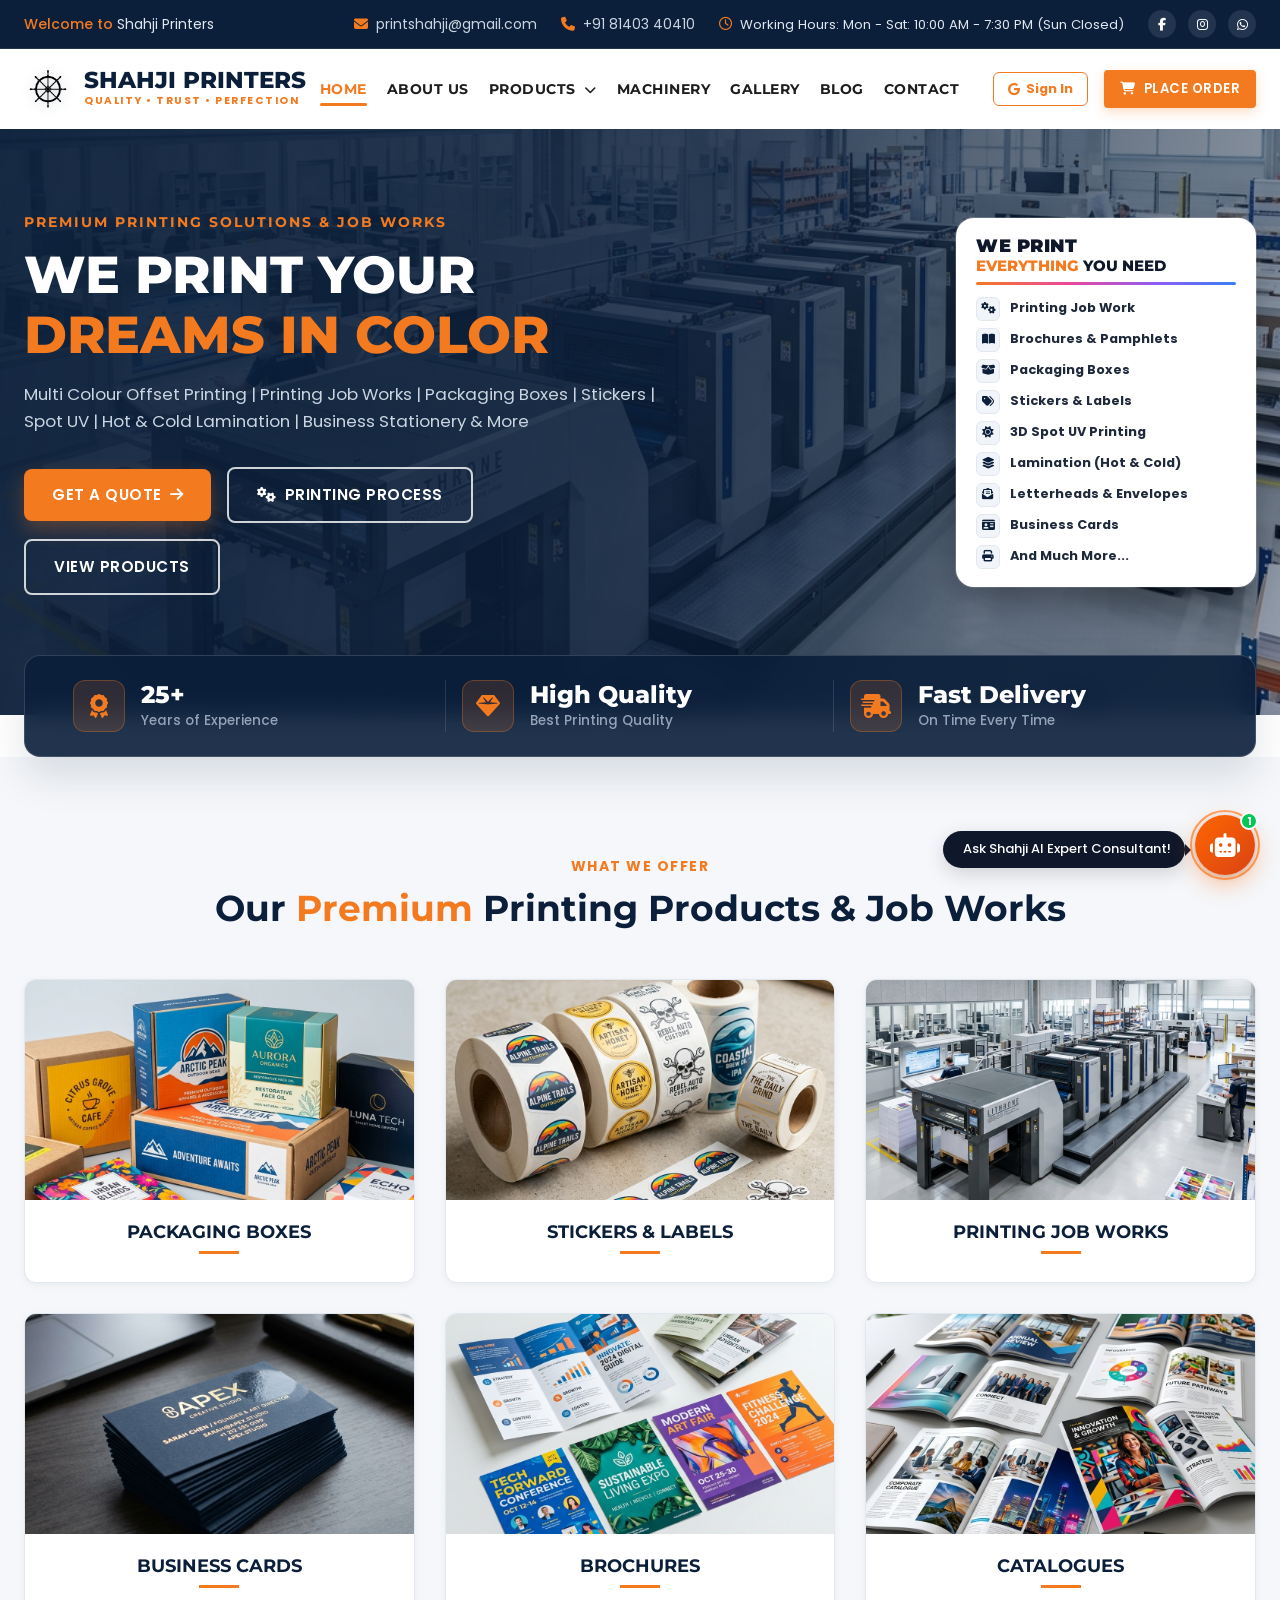
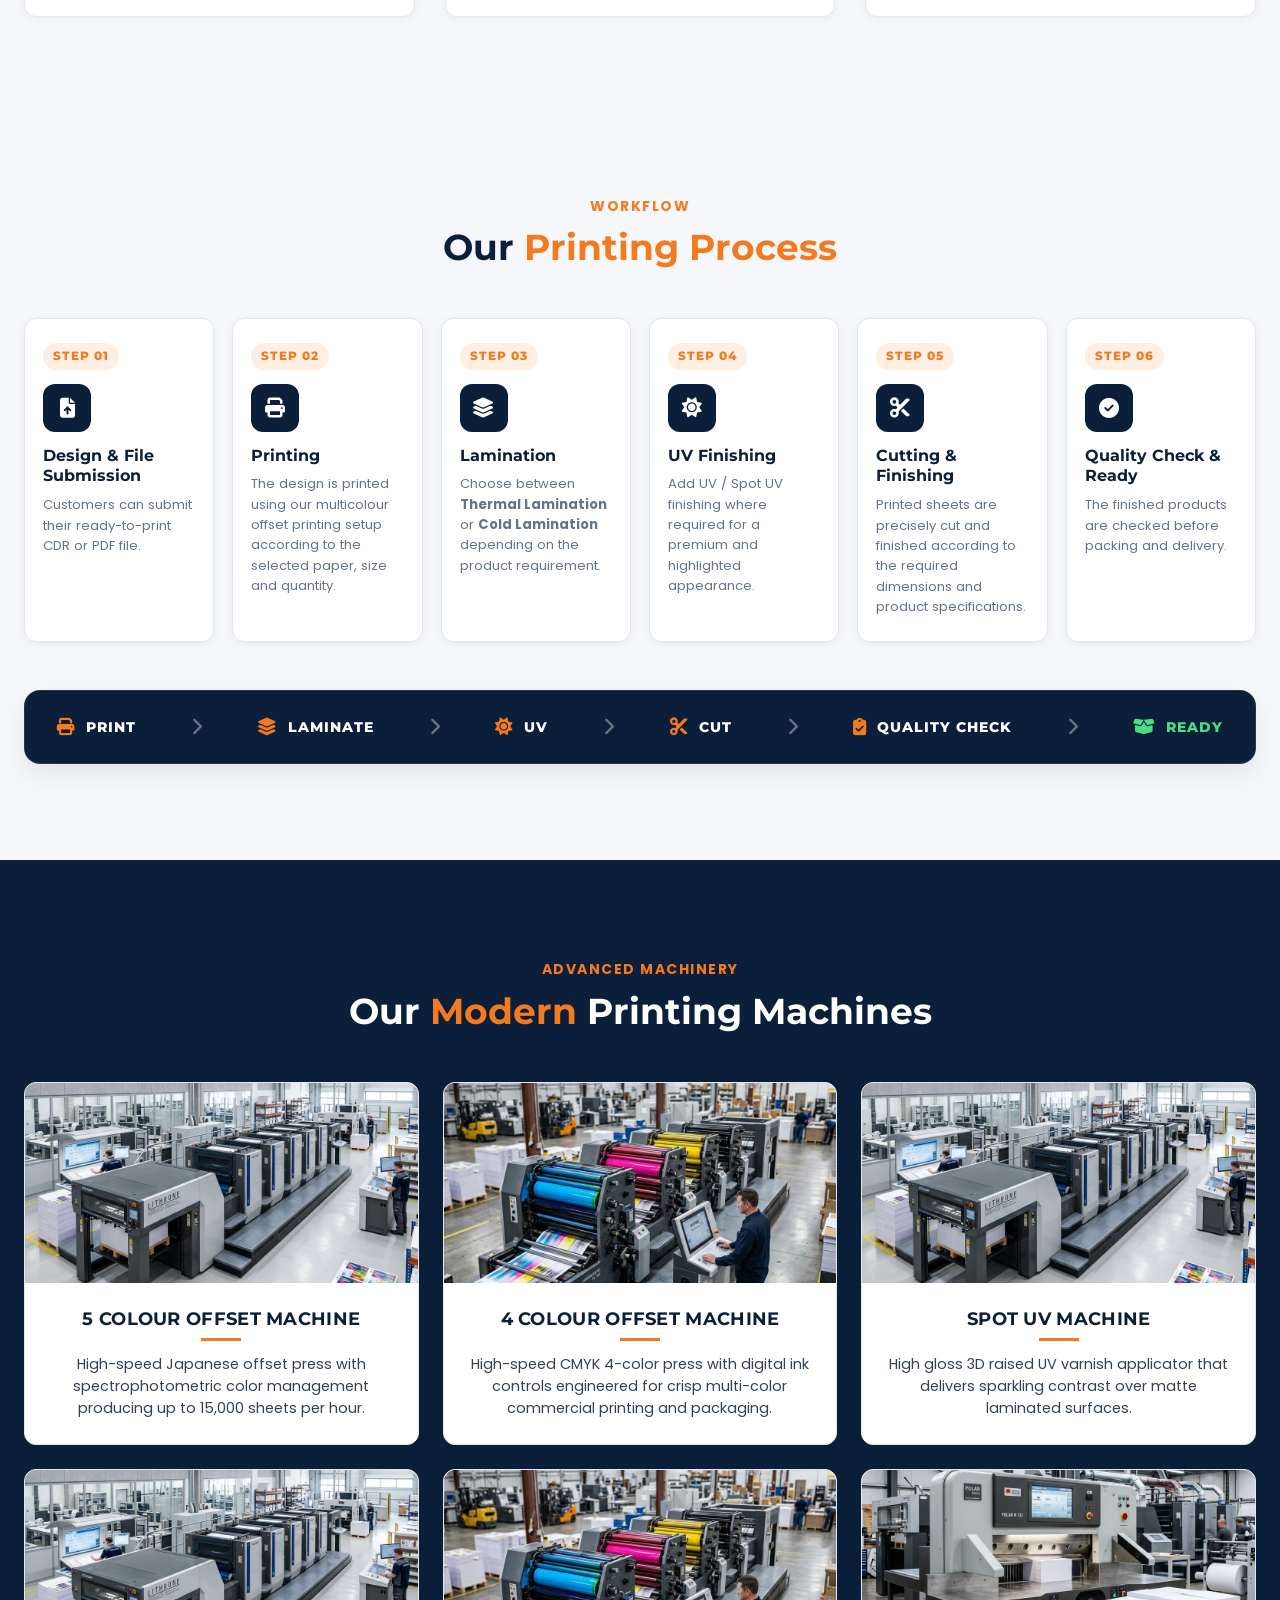
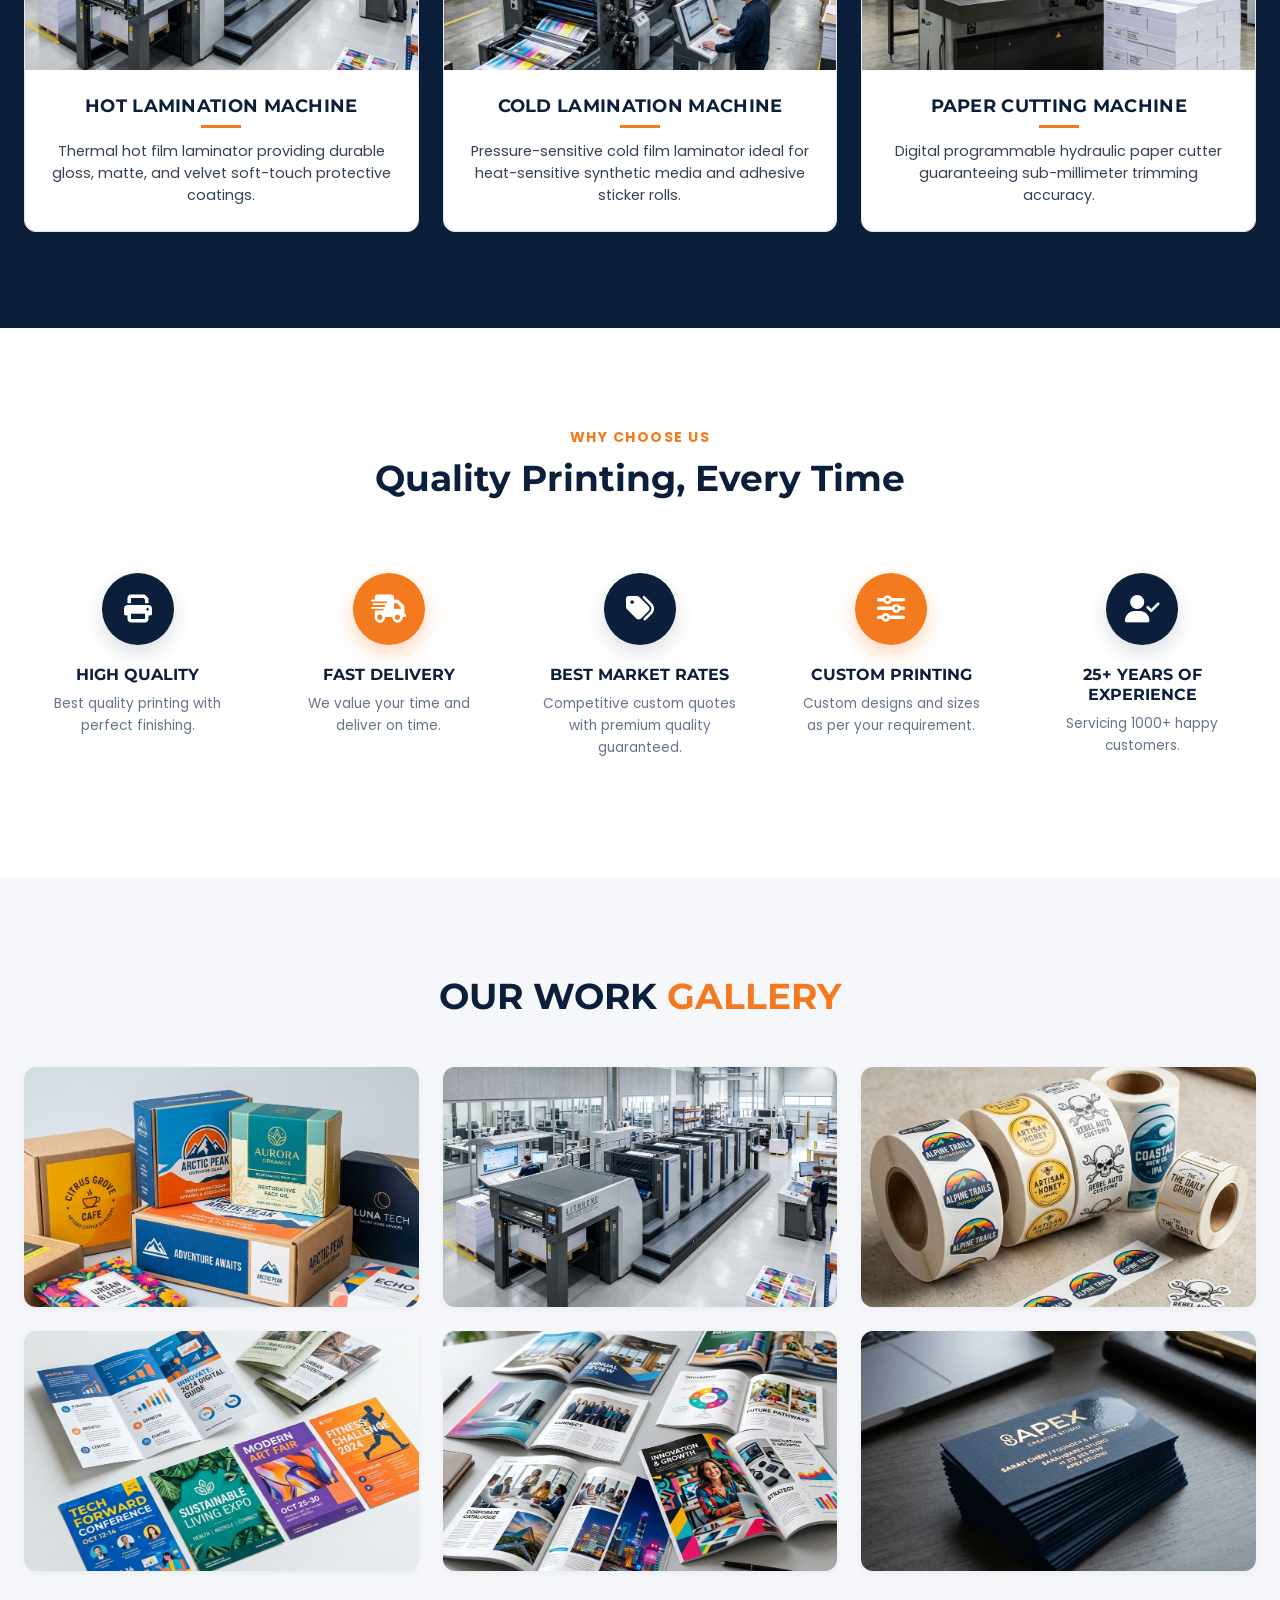
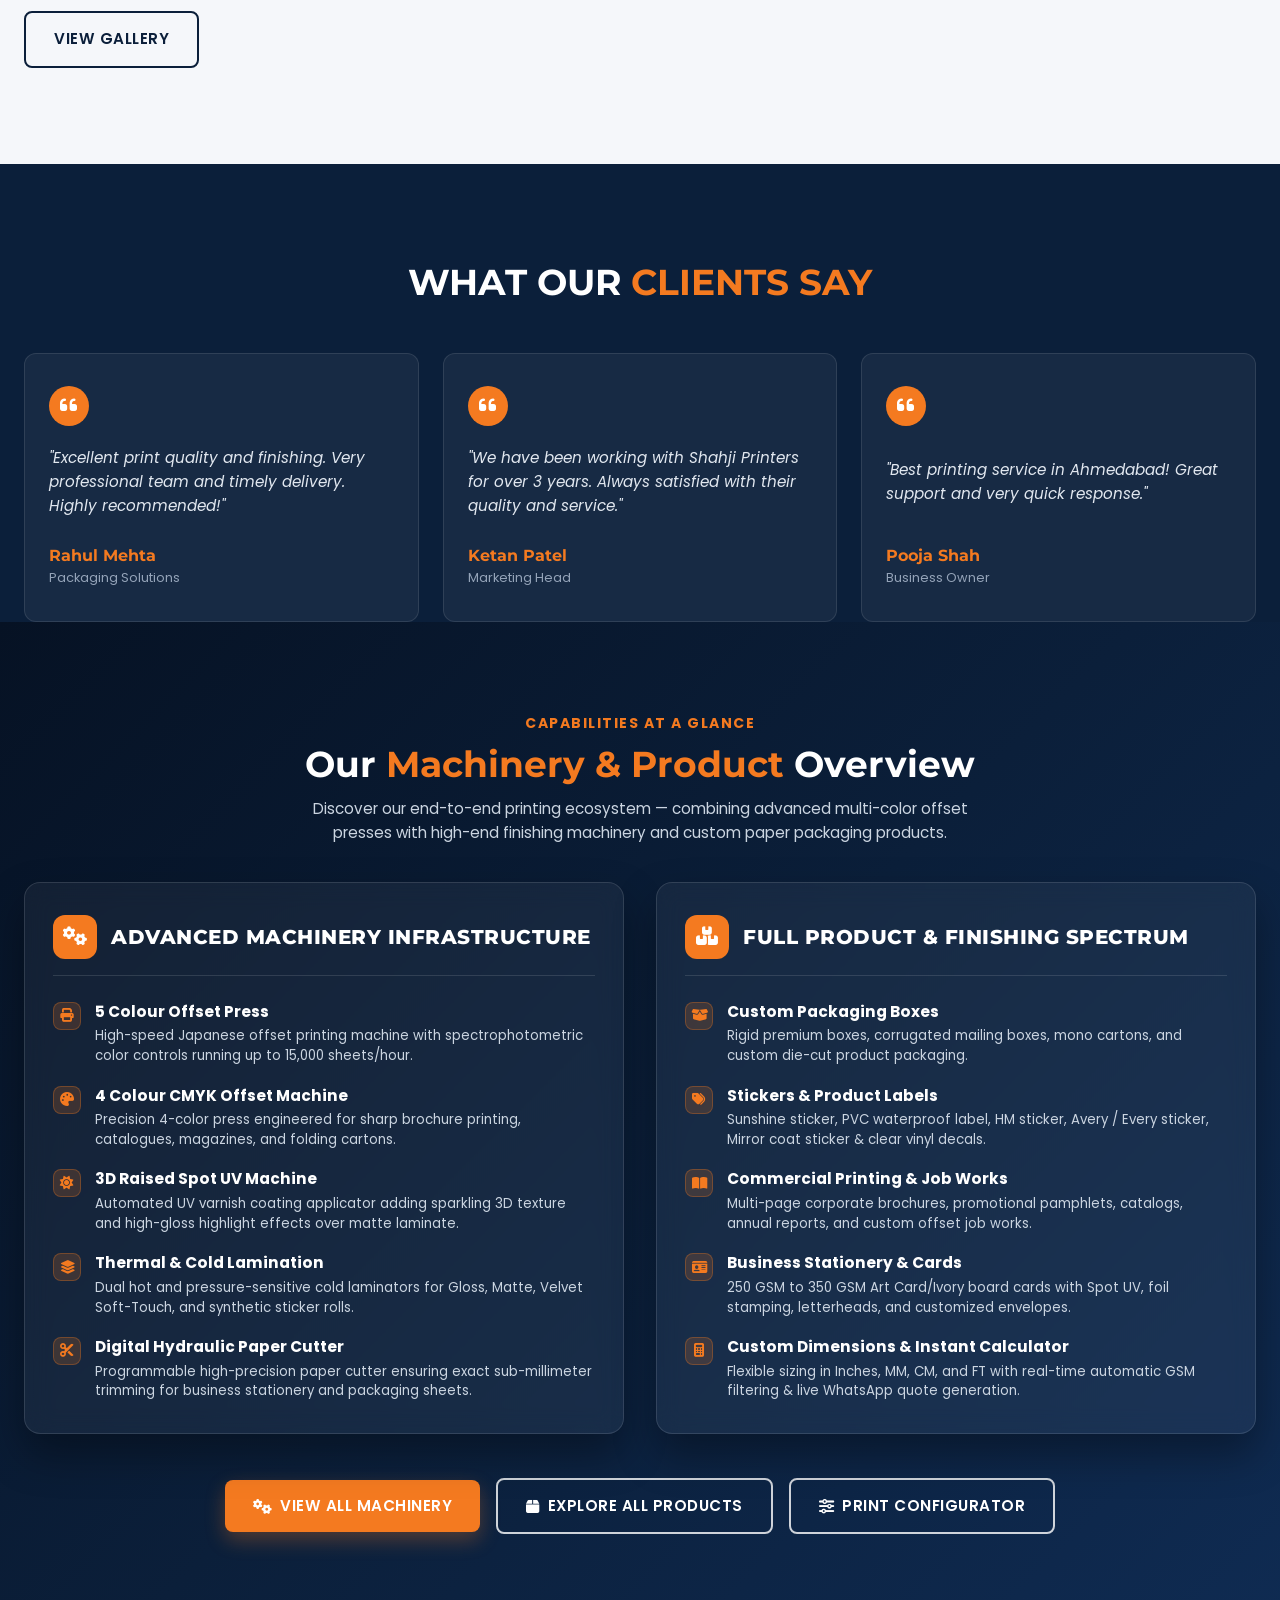
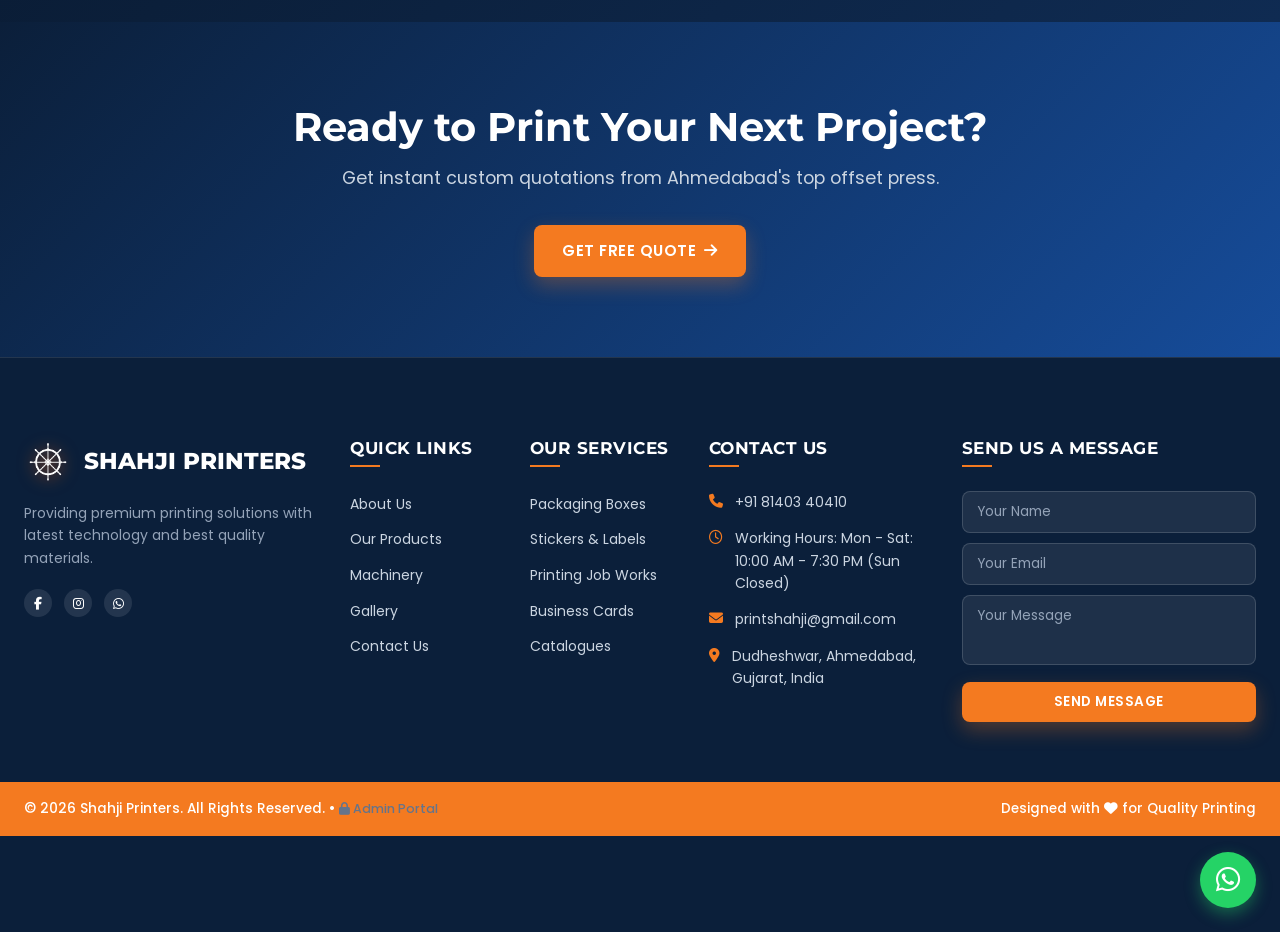
<file: index.html>
<!DOCTYPE html>
<html lang="en">
<head>
  <meta charset="UTF-8">
  <meta name="viewport" content="width=device-width, initial-scale=1.0">
  <title>Shahji Printers | Quality • Trust • Perfection | Premium Printing Solutions</title>
  <meta name="description" content="Shahji Printers is a premier offset printing press in Ahmedabad providing packaging boxes, stickers, spot UV, lamination, brochures, business cards, printing job works, and stationery.">
  
  <!-- Open Graph Meta Tags -->
  <meta property="og:title" content="Shahji Printers - Premium Offset Printing & Packaging">
  <meta property="og:description" content="Quality • Trust • Perfection. Multi-colour offset printing press in Ahmedabad.">
  <meta property="og:image" content="images/hero/hero_offset_press.png">
  <meta property="og:type" content="website">
  
  <!-- Favicon -->
  <link rel="icon" type="image/png" href="images/logo/logo.png">
  
  <!-- Font Awesome CDN -->
  <link rel="stylesheet" href="https://cdnjs.cloudflare.com/ajax/libs/font-awesome/6.4.0/css/all.min.css">
  
  <!-- Custom Stylesheets -->
  <link rel="stylesheet" href="css/style.css">
  <link rel="stylesheet" href="css/responsive.css">
  <link rel="stylesheet" href="css/animations.css">
  <link rel="stylesheet" href="css/chatbot.css">
</head>
<body>

  <!-- 2-Second Welcome Screen Animation Overlay -->
  <div id="welcome-screen" class="welcome-screen-overlay">
    <div class="welcome-screen-content">
      <div class="welcome-logo-wrapper">
        <img src="images/logo/logo.png" alt="Shahji Printers" class="welcome-logo-img">
      </div>
      <div class="welcome-text-container">
        <span class="welcome-sub-text">WELCOME TO</span>
        <h1 class="welcome-main-title">SHAHJI PRINTERS <span class="accent-online">ONLINE</span></h1>
      </div>
      <div class="welcome-progress-bar">
        <div class="welcome-progress-fill"></div>
      </div>
    </div>
  </div>

  <!-- Top Bar -->
  <div class="top-bar">
    <div class="container top-bar-content">
      <div class="top-bar-left">
        <span>Welcome to</span> Shahji Printers
      </div>
      <div class="top-bar-right">
        <a href="mailto:printshahji@gmail.com" class="top-info-item">
          <i class="fas fa-envelope" style="color: var(--accent-orange);"></i> printshahji@gmail.com
        </a>
        <a href="tel:+918140340410" class="top-info-item">
          <i class="fas fa-phone" style="color: var(--accent-orange);"></i> +91 81403 40410
        </a>
        <span class="top-info-item working-hours-item" style="color: #E2E8F0; font-size: 0.82rem;">
          <i class="far fa-clock" style="color: var(--accent-orange);"></i> Working Hours: Mon - Sat: 10:00 AM - 7:30 PM (Sun Closed)
        </span>
        <div class="social-links">
          <a href="#" class="social-icon-btn" aria-label="Facebook"><i class="fab fa-facebook-f"></i></a>
          <a href="#" class="social-icon-btn" aria-label="Instagram"><i class="fab fa-instagram"></i></a>
          <a href="https://wa.me/918140340410" target="_blank" class="social-icon-btn" aria-label="WhatsApp"><i class="fab fa-whatsapp"></i></a>
        </div>
      </div>
    </div>
  </div>

  <!-- Header Navbar -->
  <header class="site-header">
    <div class="container header-container">
      <a href="index.html" class="brand-logo">
        <div class="logo-badge"><img src="images/logo/logo.png" alt="Shahji Printers Logo"></div>
        <div class="logo-text">
          <span class="logo-title">SHAHJI PRINTERS</span>
          <span class="logo-tagline">Quality • Trust • Perfection</span>
        </div>
      </a>

      <nav class="main-nav">
        <ul class="nav-list">
          <li><a href="index.html" class="nav-link active">Home</a></li>
          <li><a href="about.html" class="nav-link">About Us</a></li>
          <li class="dropdown">
            <a href="products.html" class="nav-link">Products <i class="fas fa-chevron-down" style="font-size: 0.75rem; margin-left: 4px;"></i></a>
            <div class="dropdown-menu">
              <a href="products.html#packaging" class="dropdown-item">Packaging Boxes</a>
              <a href="products.html#stickers" class="dropdown-item">Stickers & Labels</a>
              <a href="products.html#jobworks" class="dropdown-item">Printing Job Works</a>
              <a href="products.html#brochures" class="dropdown-item">Brochures & Flyers</a>
              <a href="products.html#cards" class="dropdown-item">Business Cards</a>
              <a href="products.html#catalogues" class="dropdown-item">Catalogues</a>
              <a href="products.html#bags" class="dropdown-item">Paper Bags</a>
            </div>
          </li>
          <li><a href="machinery.html" class="nav-link">Machinery</a></li>
          <li><a href="gallery.html" class="nav-link">Gallery</a></li>
          <li><a href="blog.html" class="nav-link">Blog</a></li>
          <li><a href="contact.html" class="nav-link">Contact</a></li>
        </ul>
      </nav>

      <div class="header-actions">
        <div id="headerAuthBtnSlot">
          <button type="button" class="btn-header-signin" id="hdrSignInBtn" onclick="window.ShahjiAuth && window.ShahjiAuth.openModal()">
            <i class="fab fa-google"></i> <span>Sign In</span>
          </button>
        </div>
        <a href="configurator.html" class="btn btn-orange btn-sm nav-cta-btn">
          <i class="fas fa-shopping-cart"></i> Place Order
        </a>
      </div>

      <button class="mobile-nav-toggle" aria-label="Toggle menu">
        <i class="fas fa-bars"></i>
      </button>
    </div>
  </header>

  <!-- Hero Section -->
  <section class="hero-section">
    <div class="container">
      <div class="hero-grid">
        <div class="hero-content">
          <span class="hero-subtitle-badge">Premium Printing Solutions & Job Works</span>
          <h1 class="hero-headline">
            We Print Your<br>
            <span class="orange-text">Dreams In Color</span>
          </h1>
          <p class="hero-description">
            Multi Colour Offset Printing | Printing Job Works | Packaging Boxes | Stickers | Spot UV | Hot & Cold Lamination | Business Stationery & More
          </p>
          <div class="hero-buttons">
            <a href="#quote" class="btn btn-orange open-quote-modal">Get A Quote <i class="fas fa-arrow-right"></i></a>
            <a href="#process" class="btn btn-outline-white"><i class="fas fa-cogs"></i> Printing Process</a>
            <a href="products.html" class="btn btn-outline-white">View Products</a>
          </div>
        </div>

        <!-- WE PRINT EVERYTHING YOU NEED Card Box -->
        <div class="hero-card-widget">
          <div class="we-print-card">
            <div class="we-print-header">
              <div class="we-print-title">WE PRINT</div>
              <div class="we-print-subtitle"><span class="orange-highlight">EVERYTHING</span> YOU NEED</div>
              <div class="gradient-line"></div>
            </div>
            <ul class="we-print-list">
              <li><div class="list-icon"><i class="fas fa-cogs"></i></div> <span>Printing Job Work</span></li>
              <li><div class="list-icon"><i class="fas fa-book-open"></i></div> <span>Brochures & Pamphlets</span></li>
              <li><div class="list-icon"><i class="fas fa-box-open"></i></div> <span>Packaging Boxes</span></li>
              <li><div class="list-icon"><i class="fas fa-tags"></i></div> <span>Stickers & Labels</span></li>
              <li><div class="list-icon"><i class="fas fa-sun"></i></div> <span>3D Spot UV Printing</span></li>
              <li><div class="list-icon"><i class="fas fa-layer-group"></i></div> <span>Lamination (Hot & Cold)</span></li>
              <li><div class="list-icon"><i class="fas fa-envelope-open-text"></i></div> <span>Letterheads & Envelopes</span></li>
              <li><div class="list-icon"><i class="fas fa-id-card"></i></div> <span>Business Cards</span></li>
              <li><div class="list-icon"><i class="fas fa-print"></i></div> <span>And Much More...</span></li>
            </ul>
          </div>
        </div>
      </div>
    </div>
  </section>

  <!-- Hero Floating Stats Bar -->
  <div class="container hero-stats-wrapper">
    <div class="hero-stats-bar">
      <div class="stat-item">
        <div class="stat-icon"><i class="fas fa-award"></i></div>
        <div>
          <div class="stat-number">25+</div>
          <div class="stat-label">Years of Experience</div>
        </div>
      </div>

      <div class="stat-item">
        <div class="stat-icon"><i class="fas fa-gem"></i></div>
        <div>
          <div class="stat-number">High Quality</div>
          <div class="stat-label">Best Printing Quality</div>
        </div>
      </div>

      <div class="stat-item">
        <div class="stat-icon"><i class="fas fa-shipping-fast"></i></div>
        <div>
          <div class="stat-number">Fast Delivery</div>
          <div class="stat-label">On Time Every Time</div>
        </div>
      </div>
    </div>
  </div>

  <!-- Products Section -->
  <section class="products-section reveal-on-scroll">
    <div class="container">
      <div class="section-title-wrapper">
        <span class="section-subtitle">What We Offer</span>
        <h2 class="section-title">Our <span class="highlight">Premium</span> Printing Products & Job Works</h2>
      </div>

      <div class="product-grid">
        <div class="product-card zoom-hover-container">
          <div class="product-image-container">
            <img src="images/products/packaging_boxes.png" alt="Packaging Boxes" class="zoom-hover-img">
          </div>
          <div class="product-card-body">
            <h3 class="product-title">Packaging Boxes</h3>
          </div>
        </div>

        <div class="product-card zoom-hover-container">
          <div class="product-image-container">
            <img src="images/products/stickers_labels.png" alt="Stickers & Labels" class="zoom-hover-img">
          </div>
          <div class="product-card-body">
            <h3 class="product-title">Stickers & Labels</h3>
          </div>
        </div>

        <div class="product-card zoom-hover-container">
          <div class="product-image-container">
            <img src="images/hero/hero_offset_press.png" alt="Printing Job Works" class="zoom-hover-img">
          </div>
          <div class="product-card-body">
            <h3 class="product-title">Printing Job Works</h3>
          </div>
        </div>

        <div class="product-card zoom-hover-container">
          <div class="product-image-container">
            <img src="images/products/business_cards.png" alt="Business Cards" class="zoom-hover-img">
          </div>
          <div class="product-card-body">
            <h3 class="product-title">Business Cards</h3>
          </div>
        </div>

        <div class="product-card zoom-hover-container">
          <div class="product-image-container">
            <img src="images/products/brochures_flyers.png" alt="Brochures" class="zoom-hover-img">
          </div>
          <div class="product-card-body">
            <h3 class="product-title">Brochures</h3>
          </div>
        </div>

        <div class="product-card zoom-hover-container">
          <div class="product-image-container">
            <img src="images/products/catalogues.png" alt="Catalogues" class="zoom-hover-img">
          </div>
          <div class="product-card-body">
            <h3 class="product-title">Catalogues</h3>
          </div>
        </div>
      </div>
    </div>
  </section>

  <!-- Printing Process Section -->
  <section id="process" class="process-section reveal-on-scroll">
    <div class="container">
      <div class="section-title-wrapper">
        <span class="section-subtitle">WORKFLOW</span>
        <h2 class="section-title">Our <span class="highlight">Printing Process</span></h2>
      </div>

      <div class="process-steps-grid">
        <!-- Step 1 -->
        <div class="process-card zoom-hover-container">
          <div class="process-step-badge">STEP 01</div>
          <div class="process-icon-box"><i class="fas fa-file-upload"></i></div>
          <h3 class="process-title">Design & File Submission</h3>
          <p class="process-desc">Customers can submit their ready-to-print CDR or PDF file.</p>
        </div>

        <!-- Step 2 -->
        <div class="process-card zoom-hover-container">
          <div class="process-step-badge">STEP 02</div>
          <div class="process-icon-box"><i class="fas fa-print"></i></div>
          <h3 class="process-title">Printing</h3>
          <p class="process-desc">The design is printed using our multicolour offset printing setup according to the selected paper, size and quantity.</p>
        </div>

        <!-- Step 3 -->
        <div class="process-card zoom-hover-container">
          <div class="process-step-badge">STEP 03</div>
          <div class="process-icon-box"><i class="fas fa-layer-group"></i></div>
          <h3 class="process-title">Lamination</h3>
          <p class="process-desc">Choose between <strong>Thermal Lamination</strong> or <strong>Cold Lamination</strong> depending on the product requirement.</p>
        </div>

        <!-- Step 4 -->
        <div class="process-card zoom-hover-container">
          <div class="process-step-badge">STEP 04</div>
          <div class="process-icon-box"><i class="fas fa-sun"></i></div>
          <h3 class="process-title">UV Finishing</h3>
          <p class="process-desc">Add UV / Spot UV finishing where required for a premium and highlighted appearance.</p>
        </div>

        <!-- Step 5 -->
        <div class="process-card zoom-hover-container">
          <div class="process-step-badge">STEP 05</div>
          <div class="process-icon-box"><i class="fas fa-cut"></i></div>
          <h3 class="process-title">Cutting & Finishing</h3>
          <p class="process-desc">Printed sheets are precisely cut and finished according to the required dimensions and product specifications.</p>
        </div>

        <!-- Step 6 -->
        <div class="process-card zoom-hover-container">
          <div class="process-step-badge">STEP 06</div>
          <div class="process-icon-box"><i class="fas fa-check-circle"></i></div>
          <h3 class="process-title">Quality Check & Ready</h3>
          <p class="process-desc">The finished products are checked before packing and delivery.</p>
        </div>
      </div>

      <!-- Bottom Pipeline Flow Bar -->
      <div class="process-pipeline-bar">
        <div class="pipeline-item"><i class="fas fa-print"></i> PRINT</div>
        <div class="pipeline-arrow"><i class="fas fa-chevron-right"></i></div>
        <div class="pipeline-item"><i class="fas fa-layer-group"></i> LAMINATE</div>
        <div class="pipeline-arrow"><i class="fas fa-chevron-right"></i></div>
        <div class="pipeline-item"><i class="fas fa-sun"></i> UV</div>
        <div class="pipeline-arrow"><i class="fas fa-chevron-right"></i></div>
        <div class="pipeline-item"><i class="fas fa-cut"></i> CUT</div>
        <div class="pipeline-arrow"><i class="fas fa-chevron-right"></i></div>
        <div class="pipeline-item"><i class="fas fa-clipboard-check"></i> QUALITY CHECK</div>
        <div class="pipeline-arrow"><i class="fas fa-chevron-right"></i></div>
        <div class="pipeline-item pipeline-ready"><i class="fas fa-box-open"></i> READY</div>
      </div>
    </div>
  </section>

  <!-- Machinery Section -->
  <section class="machinery-section reveal-on-scroll">
    <div class="container">
      <div class="section-title-wrapper">
        <span class="section-subtitle">ADVANCED MACHINERY</span>
        <h2 class="section-title text-white">Our <span class="highlight">Modern</span> Printing Machines</h2>
      </div>

      <div class="machinery-grid-6">
        <div class="machine-card-detailed zoom-hover-container">
          <div class="machine-img-box">
            <img src="images/hero/hero_offset_press.png" alt="5 Colour Offset Machine" class="zoom-hover-img">
          </div>
          <div class="machine-card-body">
            <h3 class="machine-name">5 Colour Offset Machine</h3>
            <p class="machine-desc">High-speed Japanese offset press with spectrophotometric color management producing up to 15,000 sheets per hour.</p>
          </div>
        </div>

        <div class="machine-card-detailed zoom-hover-container">
          <div class="machine-img-box">
            <img src="images/machinery/four_color_offset.png" alt="4 Colour Offset Machine" class="zoom-hover-img">
          </div>
          <div class="machine-card-body">
            <h3 class="machine-name">4 Colour Offset Machine</h3>
            <p class="machine-desc">High-speed CMYK 4-color press with digital ink controls engineered for crisp multi-color commercial printing and packaging.</p>
          </div>
        </div>

        <div class="machine-card-detailed zoom-hover-container">
          <div class="machine-img-box">
            <img src="images/machinery/offset_press.png" alt="Spot UV Machine" class="zoom-hover-img">
          </div>
          <div class="machine-card-body">
            <h3 class="machine-name">Spot UV Machine</h3>
            <p class="machine-desc">High gloss 3D raised UV varnish applicator that delivers sparkling contrast over matte laminated surfaces.</p>
          </div>
        </div>

        <div class="machine-card-detailed zoom-hover-container">
          <div class="machine-img-box">
            <img src="images/hero/hero_offset_press.png" alt="Hot Lamination Machine" class="zoom-hover-img">
          </div>
          <div class="machine-card-body">
            <h3 class="machine-name">Hot Lamination Machine</h3>
            <p class="machine-desc">Thermal hot film laminator providing durable gloss, matte, and velvet soft-touch protective coatings.</p>
          </div>
        </div>

        <div class="machine-card-detailed zoom-hover-container">
          <div class="machine-img-box">
            <img src="images/machinery/four_color_offset.png" alt="Cold Lamination Machine" class="zoom-hover-img">
          </div>
          <div class="machine-card-body">
            <h3 class="machine-name">Cold Lamination Machine</h3>
            <p class="machine-desc">Pressure-sensitive cold film laminator ideal for heat-sensitive synthetic media and adhesive sticker rolls.</p>
          </div>
        </div>

        <div class="machine-card-detailed zoom-hover-container">
          <div class="machine-img-box">
            <img src="images/machinery/paper_cutting_machine.png" alt="Paper Cutting Machine" class="zoom-hover-img">
          </div>
          <div class="machine-card-body">
            <h3 class="machine-name">Paper Cutting Machine</h3>
            <p class="machine-desc">Digital programmable hydraulic paper cutter guaranteeing sub-millimeter trimming accuracy.</p>
          </div>
        </div>
      </div>
    </div>
  </section>

  <!-- Why Choose Us Section -->
  <section class="why-us-section reveal-on-scroll">
    <div class="container">
      <div class="section-title-wrapper">
        <span class="section-subtitle">WHY CHOOSE US</span>
        <h2 class="section-title">Quality Printing, Every Time</h2>
      </div>

      <div class="features-grid">
        <div class="feature-box">
          <div class="feature-icon-circle"><i class="fas fa-print"></i></div>
          <h3 class="feature-title">High Quality</h3>
          <p class="feature-desc">Best quality printing with perfect finishing.</p>
        </div>

        <div class="feature-box">
          <div class="feature-icon-circle"><i class="fas fa-truck-fast"></i></div>
          <h3 class="feature-title">Fast Delivery</h3>
          <p class="feature-desc">We value your time and deliver on time.</p>
        </div>

        <div class="feature-box">
          <div class="feature-icon-circle"><i class="fas fa-tags"></i></div>
          <h3 class="feature-title">Best Market Rates</h3>
          <p class="feature-desc">Competitive custom quotes with premium quality guaranteed.</p>
        </div>

        <div class="feature-box">
          <div class="feature-icon-circle"><i class="fas fa-sliders-h"></i></div>
          <h3 class="feature-title">Custom Printing</h3>
          <p class="feature-desc">Custom designs and sizes as per your requirement.</p>
        </div>

        <div class="feature-box">
          <div class="feature-icon-circle"><i class="fas fa-user-check"></i></div>
          <h3 class="feature-title">25+ Years of Experience</h3>
          <p class="feature-desc">Servicing 1000+ happy customers.</p>
        </div>
      </div>
    </div>
  </section>

  <!-- Gallery Preview Section -->
  <section class="gallery-section reveal-on-scroll">
    <div class="container">
      <div class="section-title-wrapper">
        <h2 class="section-title">OUR WORK <span class="highlight">GALLERY</span></h2>
      </div>

      <div class="gallery-grid">
        <div class="gallery-card">
          <img src="images/products/packaging_boxes.png" alt="Packaging Boxes Work">
          <div class="gallery-overlay">
            <div class="gallery-info">
              <h4>Packaging Boxes</h4>
              <p>Rigid & Corrugated Boxes</p>
            </div>
          </div>
        </div>

        <div class="gallery-card">
          <img src="images/hero/hero_offset_press.png" alt="Printing Job Works">
          <div class="gallery-overlay">
            <div class="gallery-info">
              <h4>Printing Job Works</h4>
              <p>Commercial Offset Jobs</p>
            </div>
          </div>
        </div>

        <div class="gallery-card">
          <img src="images/products/stickers_labels.png" alt="Labels Work">
          <div class="gallery-overlay">
            <div class="gallery-info">
              <h4>Labels & Stickers</h4>
              <p>Waterproof Vinyl Labels</p>
            </div>
          </div>
        </div>

        <div class="gallery-card">
          <img src="images/products/brochures_flyers.png" alt="Brochures Work">
          <div class="gallery-overlay">
            <div class="gallery-info">
              <h4>Brochures</h4>
              <p>Corporate Marketing Brochures</p>
            </div>
          </div>
        </div>

        <div class="gallery-card">
          <img src="images/products/catalogues.png" alt="Catalogues Work">
          <div class="gallery-overlay">
            <div class="gallery-info">
              <h4>Catalogues</h4>
              <p>Glossy Product Catalogs</p>
            </div>
          </div>
        </div>

        <div class="gallery-card">
          <img src="images/products/business_cards.png" alt="Business Cards Work">
          <div class="gallery-overlay">
            <div class="gallery-info">
              <h4>Business Cards</h4>
              <p>Gold Foil & Spot UV Cards</p>
            </div>
          </div>
        </div>
      </div>

      <div class="gallery-btn-wrapper">
        <a href="gallery.html" class="btn btn-outline-navy">View Gallery</a>
      </div>
    </div>
  </section>

  <!-- Testimonials Section -->
  <section class="testimonials-section reveal-on-scroll">
    <div class="container">
      <div class="section-title-wrapper">
        <h2 class="section-title text-white">WHAT OUR <span class="highlight">CLIENTS SAY</span></h2>
      </div>

      <div class="testimonials-grid">
        <div class="testimonial-card">
          <div class="quote-badge"><i class="fas fa-quote-left"></i></div>
          <p class="testimonial-text">"Excellent print quality and finishing. Very professional team and timely delivery. Highly recommended!"</p>
          <div>
            <div class="author-name">Rahul Mehta</div>
            <div class="author-role">Packaging Solutions</div>
          </div>
        </div>

        <div class="testimonial-card">
          <div class="quote-badge"><i class="fas fa-quote-left"></i></div>
          <p class="testimonial-text">"We have been working with Shahji Printers for over 3 years. Always satisfied with their quality and service."</p>
          <div>
            <div class="author-name">Ketan Patel</div>
            <div class="author-role">Marketing Head</div>
          </div>
        </div>

        <div class="testimonial-card">
          <div class="quote-badge"><i class="fas fa-quote-left"></i></div>
          <p class="testimonial-text">"Best printing service in Ahmedabad! Great support and very quick response."</p>
          <div>
            <div class="author-name">Pooja Shah</div>
            <div class="author-role">Business Owner</div>
          </div>
        </div>
      </div>
    </div>
  <!-- Machinery & Products Overview Section -->
  <section class="overview-section reveal-on-scroll">
    <div class="container">
      <div class="section-title-wrapper" style="margin-bottom: 24px;">
        <span class="section-subtitle">CAPABILITIES AT A GLANCE</span>
        <h2 class="section-title text-white">Our <span class="highlight">Machinery & Product</span> Overview</h2>
        <p style="color: #CBD5E1; max-width: 680px; margin: 10px auto 0 auto; font-size: 0.95rem;">
          Discover our end-to-end printing ecosystem — combining advanced multi-color offset presses with high-end finishing machinery and custom paper packaging products.
        </p>
      </div>

      <div class="overview-grid">
        <!-- Machinery Overview Card -->
        <div class="overview-card">
          <div class="overview-card-header">
            <div class="overview-card-icon"><i class="fas fa-cogs"></i></div>
            <div class="overview-card-title">Advanced Machinery Infrastructure</div>
          </div>
          <div class="overview-list">
            <div class="overview-item">
              <div class="overview-item-icon"><i class="fas fa-print"></i></div>
              <div>
                <div class="overview-item-title">5 Colour Offset Press</div>
                <div class="overview-item-desc">High-speed Japanese offset printing machine with spectrophotometric color controls running up to 15,000 sheets/hour.</div>
              </div>
            </div>

            <div class="overview-item">
              <div class="overview-item-icon"><i class="fas fa-palette"></i></div>
              <div>
                <div class="overview-item-title">4 Colour CMYK Offset Machine</div>
                <div class="overview-item-desc">Precision 4-color press engineered for sharp brochure printing, catalogues, magazines, and folding cartons.</div>
              </div>
            </div>

            <div class="overview-item">
              <div class="overview-item-icon"><i class="fas fa-sun"></i></div>
              <div>
                <div class="overview-item-title">3D Raised Spot UV Machine</div>
                <div class="overview-item-desc">Automated UV varnish coating applicator adding sparkling 3D texture and high-gloss highlight effects over matte laminate.</div>
              </div>
            </div>

            <div class="overview-item">
              <div class="overview-item-icon"><i class="fas fa-layer-group"></i></div>
              <div>
                <div class="overview-item-title">Thermal & Cold Lamination</div>
                <div class="overview-item-desc">Dual hot and pressure-sensitive cold laminators for Gloss, Matte, Velvet Soft-Touch, and synthetic sticker rolls.</div>
              </div>
            </div>

            <div class="overview-item">
              <div class="overview-item-icon"><i class="fas fa-cut"></i></div>
              <div>
                <div class="overview-item-title">Digital Hydraulic Paper Cutter</div>
                <div class="overview-item-desc">Programmable high-precision paper cutter ensuring exact sub-millimeter trimming for business stationery and packaging sheets.</div>
              </div>
            </div>
          </div>
        </div>

        <!-- Products Overview Card -->
        <div class="overview-card">
          <div class="overview-card-header">
            <div class="overview-card-icon"><i class="fas fa-boxes"></i></div>
            <div class="overview-card-title">Full Product & Finishing Spectrum</div>
          </div>
          <div class="overview-list">
            <div class="overview-item">
              <div class="overview-item-icon"><i class="fas fa-box-open"></i></div>
              <div>
                <div class="overview-item-title">Custom Packaging Boxes</div>
                <div class="overview-item-desc">Rigid premium boxes, corrugated mailing boxes, mono cartons, and custom die-cut product packaging.</div>
              </div>
            </div>

            <div class="overview-item">
              <div class="overview-item-icon"><i class="fas fa-tags"></i></div>
              <div>
                <div class="overview-item-title">Stickers & Product Labels</div>
                <div class="overview-item-desc">Sunshine sticker, PVC waterproof label, HM sticker, Avery / Every sticker, Mirror coat sticker & clear vinyl decals.</div>
              </div>
            </div>

            <div class="overview-item">
              <div class="overview-item-icon"><i class="fas fa-book-open"></i></div>
              <div>
                <div class="overview-item-title">Commercial Printing & Job Works</div>
                <div class="overview-item-desc">Multi-page corporate brochures, promotional pamphlets, catalogs, annual reports, and custom offset job works.</div>
              </div>
            </div>

            <div class="overview-item">
              <div class="overview-item-icon"><i class="fas fa-id-card"></i></div>
              <div>
                <div class="overview-item-title">Business Stationery & Cards</div>
                <div class="overview-item-desc">250 GSM to 350 GSM Art Card/Ivory board cards with Spot UV, foil stamping, letterheads, and customized envelopes.</div>
              </div>
            </div>

            <div class="overview-item">
              <div class="overview-item-icon"><i class="fas fa-calculator"></i></div>
              <div>
                <div class="overview-item-title">Custom Dimensions & Instant Calculator</div>
                <div class="overview-item-desc">Flexible sizing in Inches, MM, CM, and FT with real-time automatic GSM filtering & live WhatsApp quote generation.</div>
              </div>
            </div>
          </div>
        </div>
      </div>

      <div class="overview-footer-cta">
        <a href="machinery.html" class="btn btn-orange"><i class="fas fa-cogs"></i> View All Machinery</a>
        <a href="products.html" class="btn btn-outline-white"><i class="fas fa-box"></i> Explore All Products</a>
        <a href="configurator.html" class="btn btn-outline-white"><i class="fas fa-sliders-h"></i> Print Configurator</a>
      </div>
    </div>
  </section>

  <!-- Dark Blue CTA Section -->
  <section class="cta-section">
    <div class="container">
      <h2 class="cta-title">Ready to Print Your Next Project?</h2>
      <p class="cta-subtitle">Get instant custom quotations from Ahmedabad's top offset press.</p>
      <a href="#quote" class="btn btn-orange open-quote-modal">Get Free Quote <i class="fas fa-arrow-right"></i></a>
    </div>
  </section>

  <!-- Footer -->
  <footer class="site-footer">
    <div class="container">
      <div class="footer-top-grid">
        <div class="footer-col footer-about">
          <a href="index.html" class="brand-logo" style="margin-bottom: 16px;">
            <div class="logo-badge"><img src="images/logo/logo.png" alt="Shahji Printers Logo"></div>
            <div class="logo-text"><span class="logo-title text-white">SHAHJI PRINTERS</span></div>
          </a>
          <p>Providing premium printing solutions with latest technology and best quality materials.</p>
          <div class="social-links">
            <a href="#" class="social-icon-btn"><i class="fab fa-facebook-f"></i></a>
            <a href="#" class="social-icon-btn"><i class="fab fa-instagram"></i></a>
            <a href="https://wa.me/918140340410" target="_blank" class="social-icon-btn"><i class="fab fa-whatsapp"></i></a>
          </div>
        </div>

        <div class="footer-col">
          <h4 class="footer-col-title">Quick Links</h4>
          <ul class="footer-links">
            <li><a href="about.html">About Us</a></li>
            <li><a href="products.html">Our Products</a></li>
            <li><a href="machinery.html">Machinery</a></li>
            <li><a href="gallery.html">Gallery</a></li>
            <li><a href="contact.html">Contact Us</a></li>
          </ul>
        </div>

        <div class="footer-col">
          <h4 class="footer-col-title">Our Services</h4>
          <ul class="footer-links">
            <li><a href="products.html#packaging">Packaging Boxes</a></li>
            <li><a href="products.html#stickers">Stickers & Labels</a></li>
            <li><a href="products.html#jobworks">Printing Job Works</a></li>
            <li><a href="products.html#cards">Business Cards</a></li>
            <li><a href="products.html#catalogues">Catalogues</a></li>
          </ul>
        </div>

        <div class="footer-col">
          <h4 class="footer-col-title">Contact Us</h4>
          <div class="footer-contact-item"><i class="fas fa-phone"></i><span>+91 81403 40410</span></div>
          <div class="footer-contact-item"><i class="far fa-clock"></i><span>Working Hours: Mon - Sat: 10:00 AM - 7:30 PM (Sun Closed)</span></div>
          <div class="footer-contact-item"><i class="fas fa-envelope"></i><span>printshahji@gmail.com</span></div>
          <div class="footer-contact-item"><i class="fas fa-map-marker-alt"></i><span>Dudheshwar, Ahmedabad, Gujarat, India</span></div>
        </div>

        <div class="footer-col">
          <h4 class="footer-col-title">Send Us A Message</h4>
          <form id="footerMsgForm" class="footer-form">
            <input type="text" placeholder="Your Name" required>
            <input type="email" placeholder="Your Email" required>
            <textarea placeholder="Your Message" required></textarea>
            <button type="submit" class="btn btn-orange">SEND MESSAGE</button>
          </form>
        </div>
      </div>
    </div>

    <div class="copyright-bar">
      <div class="container copyright-content">
        <div>© 2026 Shahji Printers. All Rights Reserved. • <a href="admin-orders.html" style="color: #64748b; font-size: 0.78rem; text-decoration: none;" title="Private Owner Admin Portal"><i class="fas fa-lock"></i> Admin Portal</a></div>
        <div>Designed with <i class="fas fa-heart"></i> for Quality Printing</div>
      </div>
    </div>
  </footer>

  <!-- Floating Buttons -->
  <a href="https://wa.me/918140340410" target="_blank" class="whatsapp-float" aria-label="Chat on WhatsApp">
    <i class="fab fa-whatsapp"></i>
  </a>
  <button id="scrollTopBtn" class="scroll-top-btn" aria-label="Scroll to top">
    <i class="fas fa-arrow-up"></i>
  </button>

  <!-- Quote Modal -->
  <div class="modal-backdrop" id="quoteModal">
    <div class="modal-card">
      <button class="modal-close-btn">&times;</button>
      <div class="modal-header">
        <h3>Request A Quick Quote</h3>
        <p>Fill out the details below and our team will get back to you within 2 hours.</p>
      </div>
      <form id="quoteForm">
        <div class="form-group"><label>Full Name *</label><input type="text" class="form-control" required></div>
        <div class="form-group"><label>Phone / WhatsApp Number *</label><input type="tel" class="form-control" required></div>
        <div class="form-group">
          <label>Select Service *</label>
          <select class="form-control" required>
            <option value="Packaging Boxes">Packaging Boxes</option>
            <option value="Custom Job Work">Custom Job Work</option>
            <option value="Printing Job Works">Printing Job Works</option>
            <option value="Stickers & Labels">Stickers & Labels</option>
            <option value="Brochures">Brochures</option>
            <option value="Business Cards">Business Cards</option>
            <option value="Catalogues">Catalogues</option>
            <option value="Paper Bags">Paper Bags</option>
          </select>
        </div>
        <div class="form-group"><label>Project Details & Quantity *</label><textarea class="form-control" required></textarea></div>
        <button type="submit" class="btn btn-orange" style="width: 100%;">Submit Quote Request</button>
      </form>
    </div>
  </div>

  <!-- Printing Process Modal -->
  <div class="modal-backdrop" id="processModal" onclick="if(event.target===this){ this.classList.remove('active'); document.body.style.overflow=''; }">
    <div class="modal-card process-modal-card">
      <button class="modal-close-btn close-process-modal" id="closeProcessModalBtn" onclick="var m=document.getElementById('processModal'); if(m){ m.classList.remove('active'); document.body.style.overflow=''; }">&times;</button>
      <div class="modal-header" style="text-align: center; margin-bottom: 24px;">
        <span class="section-subtitle">WORKFLOW GUIDE</span>
        <h2 class="section-title">Our <span class="highlight">Printing Process</span></h2>
      </div>

      <div class="process-steps-grid">
        <!-- Step 1 -->
        <div class="process-card">
          <div class="process-step-badge">STEP 01</div>
          <div class="process-icon-box"><i class="fas fa-file-upload"></i></div>
          <h3 class="process-title">Design & File Submission</h3>
          <p class="process-desc">Customers can submit their ready-to-print CDR or PDF file.</p>
        </div>

        <!-- Step 2 -->
        <div class="process-card">
          <div class="process-step-badge">STEP 02</div>
          <div class="process-icon-box"><i class="fas fa-print"></i></div>
          <h3 class="process-title">Printing</h3>
          <p class="process-desc">The design is printed using our multicolour offset printing setup according to the selected paper, size and quantity.</p>
        </div>

        <!-- Step 3 -->
        <div class="process-card">
          <div class="process-step-badge">STEP 03</div>
          <div class="process-icon-box"><i class="fas fa-layer-group"></i></div>
          <h3 class="process-title">Lamination</h3>
          <p class="process-desc">Choose between <strong>Thermal Lamination</strong> or <strong>Cold Lamination</strong> depending on the product requirement.</p>
        </div>

        <!-- Step 4 -->
        <div class="process-card">
          <div class="process-step-badge">STEP 04</div>
          <div class="process-icon-box"><i class="fas fa-sun"></i></div>
          <h3 class="process-title">UV Finishing</h3>
          <p class="process-desc">Add UV / Spot UV finishing where required for a premium and highlighted appearance.</p>
        </div>

        <!-- Step 5 -->
        <div class="process-card">
          <div class="process-step-badge">STEP 05</div>
          <div class="process-icon-box"><i class="fas fa-cut"></i></div>
          <h3 class="process-title">Cutting & Finishing</h3>
          <p class="process-desc">Printed sheets are precisely cut and finished according to the required dimensions and product specifications.</p>
        </div>

        <!-- Step 6 -->
        <div class="process-card">
          <div class="process-step-badge">STEP 06</div>
          <div class="process-icon-box"><i class="fas fa-check-circle"></i></div>
          <h3 class="process-title">Quality Check & Ready</h3>
          <p class="process-desc">The finished products are checked before packing and delivery.</p>
        </div>
      </div>

      <!-- Bottom Pipeline Flow Bar -->
      <div class="process-pipeline-bar">
        <div class="pipeline-item"><i class="fas fa-print"></i> PRINT</div>
        <div class="pipeline-arrow"><i class="fas fa-chevron-right"></i></div>
        <div class="pipeline-item"><i class="fas fa-layer-group"></i> LAMINATE</div>
        <div class="pipeline-arrow"><i class="fas fa-chevron-right"></i></div>
        <div class="pipeline-item"><i class="fas fa-sun"></i> UV</div>
        <div class="pipeline-arrow"><i class="fas fa-chevron-right"></i></div>
        <div class="pipeline-item"><i class="fas fa-cut"></i> CUT</div>
        <div class="pipeline-arrow"><i class="fas fa-chevron-right"></i></div>
        <div class="pipeline-item"><i class="fas fa-clipboard-check"></i> QUALITY CHECK</div>
        <div class="pipeline-arrow"><i class="fas fa-chevron-right"></i></div>
        <div class="pipeline-item pipeline-ready"><i class="fas fa-box-open"></i> READY</div>
      </div>
    </div>
  </div>

  <script src="js/auth.js"></script>
  <script src="js/script.js"></script>
  <script src="js/chatbot.js" defer></script>
</body>
</html>
</file>
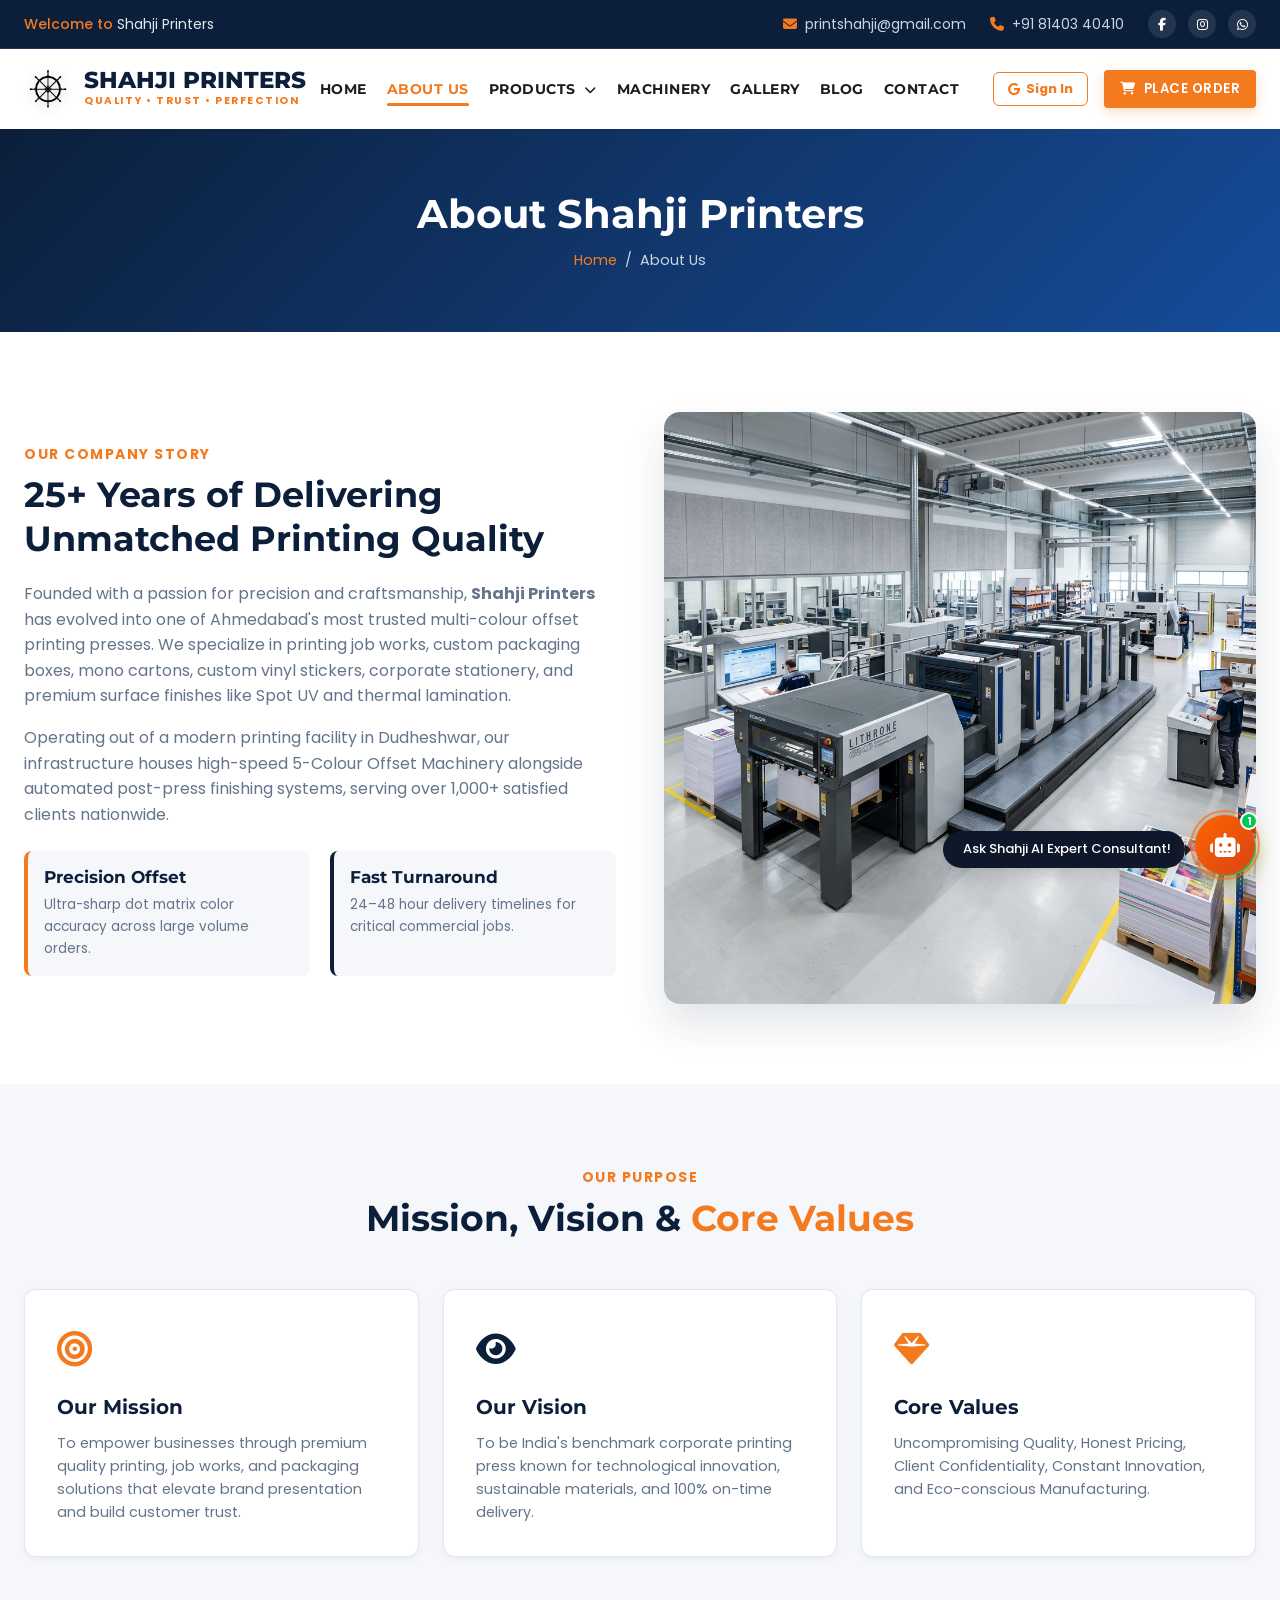
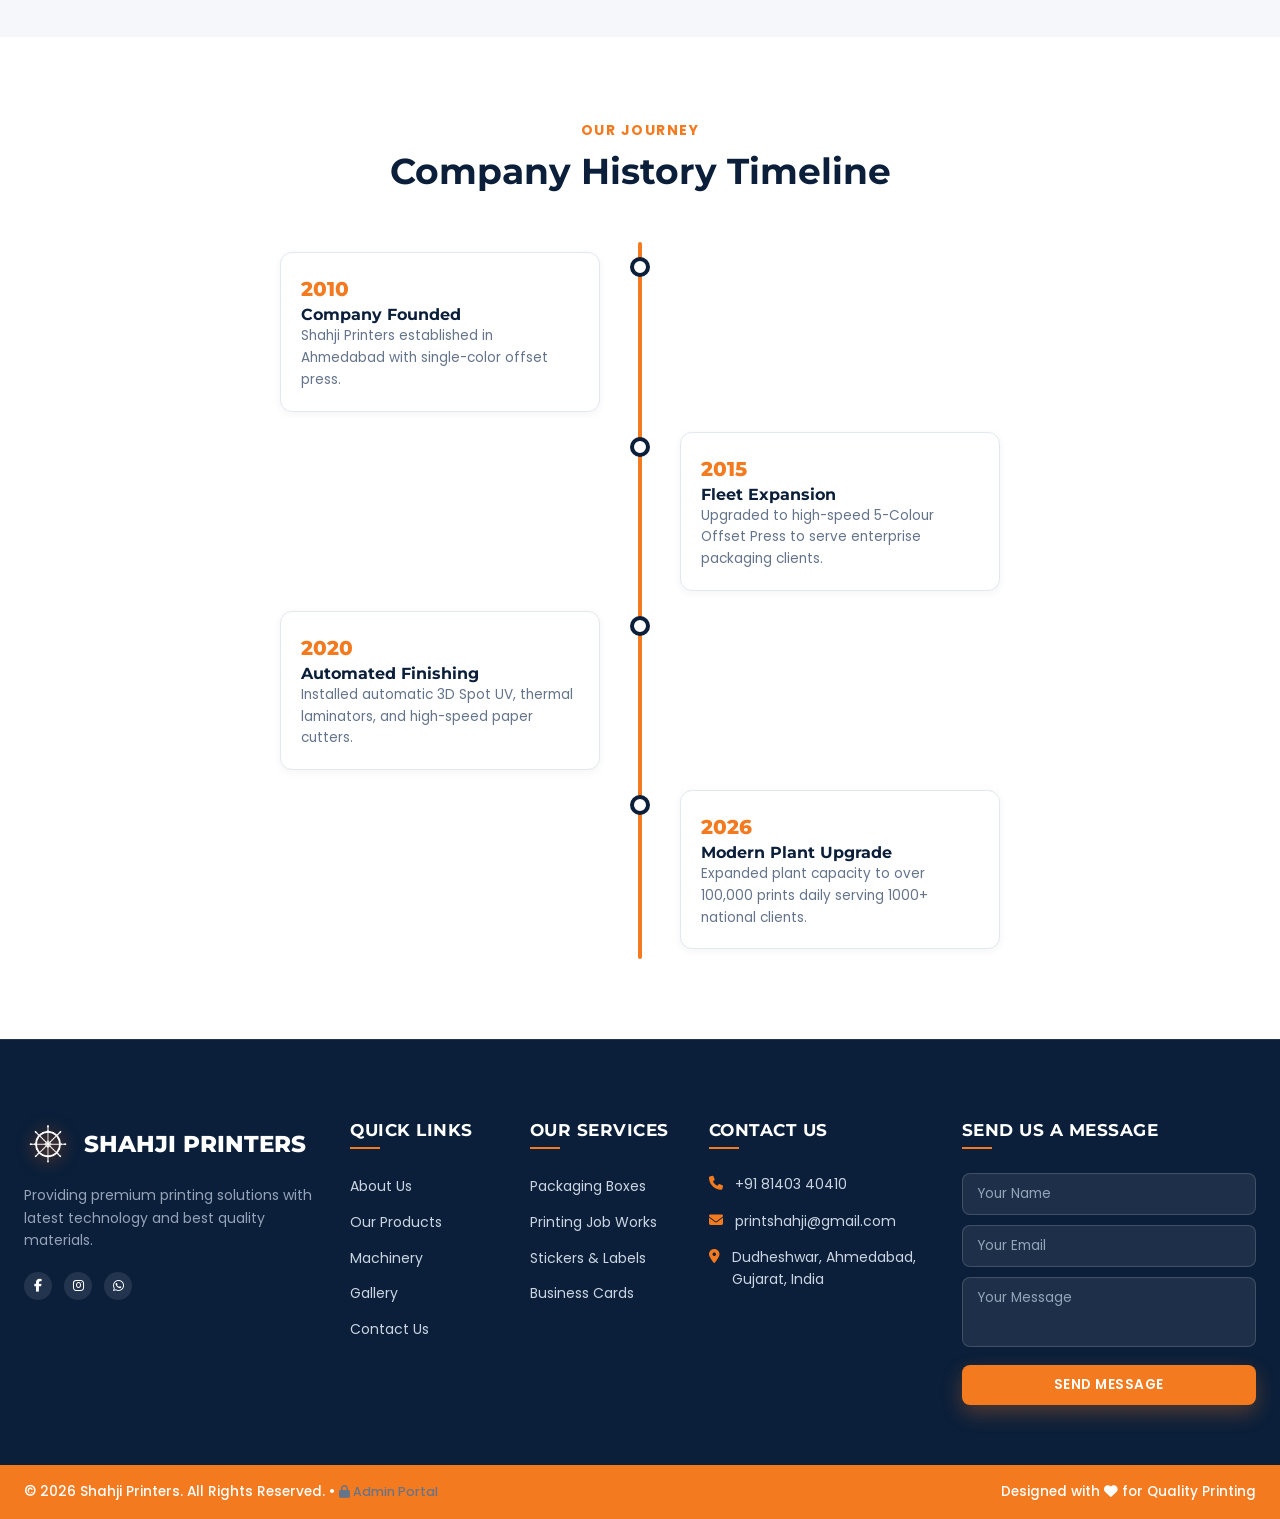
<file: about.html>
<!DOCTYPE html>
<html lang="en">
<head>
  <meta charset="UTF-8">
  <meta name="viewport" content="width=device-width, initial-scale=1.0">
  <title>About Us | Shahji Printers - Company Story, Mission & Infrastructure</title>
  <meta name="description" content="Discover Shahji Printers history, mission, vision, core values, timeline, and modern printing factory infrastructure in Ahmedabad.">
  
  <meta property="og:title" content="About Shahji Printers - 25+ Years Printing Excellence">
  <meta property="og:description" content="Company story, vision, values, and printing press fleet infrastructure.">
  <meta property="og:image" content="images/hero/hero_offset_press.png">

  <link rel="icon" type="image/png" href="images/logo/logo.png">
  <link rel="stylesheet" href="https://cdnjs.cloudflare.com/ajax/libs/font-awesome/6.4.0/css/all.min.css">
  <link rel="stylesheet" href="css/style.css">
  <link rel="stylesheet" href="css/responsive.css">
  <link rel="stylesheet" href="css/animations.css">
  <link rel="stylesheet" href="css/chatbot.css">
</head>
<body>

  <!-- Top Bar -->
  <div class="top-bar">
    <div class="container top-bar-content">
      <div class="top-bar-left"><span>Welcome to</span> Shahji Printers</div>
      <div class="top-bar-right">
        <a href="mailto:printshahji@gmail.com" class="top-info-item"><i class="fas fa-envelope"></i> printshahji@gmail.com</a>
        <a href="tel:+918140340410" class="top-info-item"><i class="fas fa-phone"></i> +91 81403 40410</a>
        <div class="social-links">
          <a href="#" class="social-icon-btn"><i class="fab fa-facebook-f"></i></a>
          <a href="#" class="social-icon-btn"><i class="fab fa-instagram"></i></a>
          <a href="https://wa.me/918140340410" target="_blank" class="social-icon-btn"><i class="fab fa-whatsapp"></i></a>
        </div>
      </div>
    </div>
  </div>

  <!-- Header -->
  <header class="site-header">
    <div class="container header-container">
      <a href="index.html" class="brand-logo">
        <div class="logo-badge"><img src="images/logo/logo.png" alt="Shahji Printers Logo"></div>
        <div class="logo-text">
          <span class="logo-title">SHAHJI PRINTERS</span>
          <span class="logo-tagline">Quality • Trust • Perfection</span>
        </div>
      </a>

      <nav class="main-nav">
        <ul class="nav-list">
          <li><a href="index.html" class="nav-link">Home</a></li>
          <li><a href="about.html" class="nav-link active">About Us</a></li>
          <li class="dropdown">
            <a href="products.html" class="nav-link">Products <i class="fas fa-chevron-down" style="font-size: 0.75rem; margin-left: 4px;"></i></a>
            <div class="dropdown-menu">
              <a href="products.html#packaging" class="dropdown-item">Packaging Boxes</a>
              <a href="products.html#jobworks" class="dropdown-item">Printing Job Works</a>
              <a href="products.html#stickers" class="dropdown-item">Stickers & Labels</a>
              <a href="products.html#brochures" class="dropdown-item">Brochures & Flyers</a>
              <a href="products.html#cards" class="dropdown-item">Business Cards</a>
              <a href="products.html#catalogues" class="dropdown-item">Catalogues</a>
              <a href="products.html#bags" class="dropdown-item">Paper Bags</a>
            </div>
          </li>
          <li><a href="machinery.html" class="nav-link">Machinery</a></li>
          <li><a href="gallery.html" class="nav-link">Gallery</a></li>
          <li><a href="blog.html" class="nav-link">Blog</a></li>
          <li><a href="contact.html" class="nav-link">Contact</a></li>
        </ul>
      </nav>

      <div class="header-actions">
        <div id="headerAuthBtnSlot">
          <button type="button" class="btn-header-signin" id="hdrSignInBtn" onclick="window.ShahjiAuth && window.ShahjiAuth.openModal()">
            <i class="fab fa-google"></i> <span>Sign In</span>
          </button>
        </div>
        <a href="configurator.html" class="btn btn-orange btn-sm nav-cta-btn">
          <i class="fas fa-shopping-cart"></i> Place Order
        </a>
      </div>
      <button class="mobile-nav-toggle"><i class="fas fa-bars"></i></button>
    </div>
  </header>

  <!-- Page Banner -->
  <div class="page-banner">
    <div class="container">
      <h1>About Shahji Printers</h1>
      <div class="breadcrumb"><a href="index.html">Home</a> / <span>About Us</span></div>
    </div>
  </div>

  <!-- Story & Infrastructure -->
  <section style="padding: 80px 0;" class="reveal-on-scroll">
    <div class="container">
      <div style="display: grid; grid-template-columns: 1fr 1fr; gap: 48px; align-items: center;">
        <div>
          <span class="section-subtitle">Our Company Story</span>
          <h2 style="font-size: 2.2rem; margin-bottom: 20px;">25+ Years of Delivering Unmatched Printing Quality</h2>
          <p style="color: var(--text-muted); margin-bottom: 16px; font-size: 1rem;">
            Founded with a passion for precision and craftsmanship, <strong>Shahji Printers</strong> has evolved into one of Ahmedabad's most trusted multi-colour offset printing presses. We specialize in printing job works, custom packaging boxes, mono cartons, custom vinyl stickers, corporate stationery, and premium surface finishes like Spot UV and thermal lamination.
          </p>
          <p style="color: var(--text-muted); margin-bottom: 24px; font-size: 1rem;">
            Operating out of a modern printing facility in Dudheshwar, our infrastructure houses high-speed 5-Colour Offset Machinery alongside automated post-press finishing systems, serving over 1,000+ satisfied clients nationwide.
          </p>

          <div style="display: grid; grid-template-columns: 1fr 1fr; gap: 20px;">
            <div style="background: var(--bg-light); padding: 16px; border-radius: var(--radius-sm); border-left: 4px solid var(--accent-orange);">
              <h4 style="font-size: 1.05rem; margin-bottom: 6px;">Precision Offset</h4>
              <p style="font-size: 0.85rem; color: var(--text-muted);">Ultra-sharp dot matrix color accuracy across large volume orders.</p>
            </div>
            <div style="background: var(--bg-light); padding: 16px; border-radius: var(--radius-sm); border-left: 4px solid var(--primary-navy);">
              <h4 style="font-size: 1.05rem; margin-bottom: 6px;">Fast Turnaround</h4>
              <p style="font-size: 0.85rem; color: var(--text-muted);">24–48 hour delivery timelines for critical commercial jobs.</p>
            </div>
          </div>
        </div>

        <div>
          <img src="images/hero/hero_offset_press.png" alt="Shahji Printers Factory Floor" style="border-radius: var(--radius-lg); box-shadow: var(--shadow-lg);">
        </div>
      </div>
    </div>
  </section>

  <!-- Mission & Vision Cards -->
  <section style="background-color: var(--bg-light); padding: 80px 0;" class="reveal-on-scroll">
    <div class="container">
      <div class="section-title-wrapper">
        <span class="section-subtitle">OUR PURPOSE</span>
        <h2 class="section-title">Mission, Vision & <span class="highlight">Core Values</span></h2>
      </div>

      <div style="display: grid; grid-template-columns: repeat(3, 1fr); gap: 24px;">
        <div style="background: var(--bg-white); padding: 32px; border-radius: var(--radius-md); box-shadow: var(--shadow-sm); border: 1px solid var(--border-light);">
          <div style="font-size: 2.2rem; color: var(--accent-orange); margin-bottom: 16px;"><i class="fas fa-bullseye"></i></div>
          <h3 style="font-size: 1.25rem; margin-bottom: 12px;">Our Mission</h3>
          <p style="color: var(--text-muted); font-size: 0.9rem;">To empower businesses through premium quality printing, job works, and packaging solutions that elevate brand presentation and build customer trust.</p>
        </div>

        <div style="background: var(--bg-white); padding: 32px; border-radius: var(--radius-md); box-shadow: var(--shadow-sm); border: 1px solid var(--border-light);">
          <div style="font-size: 2.2rem; color: var(--primary-navy); margin-bottom: 16px;"><i class="fas fa-eye"></i></div>
          <h3 style="font-size: 1.25rem; margin-bottom: 12px;">Our Vision</h3>
          <p style="color: var(--text-muted); font-size: 0.9rem;">To be India's benchmark corporate printing press known for technological innovation, sustainable materials, and 100% on-time delivery.</p>
        </div>

        <div style="background: var(--bg-white); padding: 32px; border-radius: var(--radius-md); box-shadow: var(--shadow-sm); border: 1px solid var(--border-light);">
          <div style="font-size: 2.2rem; color: var(--accent-orange); margin-bottom: 16px;"><i class="fas fa-gem"></i></div>
          <h3 style="font-size: 1.25rem; margin-bottom: 12px;">Core Values</h3>
          <p style="color: var(--text-muted); font-size: 0.9rem;">Uncompromising Quality, Honest Pricing, Client Confidentiality, Constant Innovation, and Eco-conscious Manufacturing.</p>
        </div>
      </div>
    </div>
  </section>

  <!-- Interactive History Timeline -->
  <section style="padding: 80px 0;" class="reveal-on-scroll">
    <div class="container">
      <div class="section-title-wrapper">
        <span class="section-subtitle">OUR JOURNEY</span>
        <h2 class="section-title">Company History Timeline</h2>
      </div>

      <div class="timeline">
        <div class="timeline-item left-item">
          <div class="timeline-content">
            <div class="timeline-year">2010</div>
            <h4>Company Founded</h4>
            <p style="font-size: 0.85rem; color: var(--text-muted);">Shahji Printers established in Ahmedabad with single-color offset press.</p>
          </div>
        </div>

        <div class="timeline-item right-item">
          <div class="timeline-content">
            <div class="timeline-year">2015</div>
            <h4>Fleet Expansion</h4>
            <p style="font-size: 0.85rem; color: var(--text-muted);">Upgraded to high-speed 5-Colour Offset Press to serve enterprise packaging clients.</p>
          </div>
        </div>

        <div class="timeline-item left-item">
          <div class="timeline-content">
            <div class="timeline-year">2020</div>
            <h4>Automated Finishing</h4>
            <p style="font-size: 0.85rem; color: var(--text-muted);">Installed automatic 3D Spot UV, thermal laminators, and high-speed paper cutters.</p>
          </div>
        </div>

        <div class="timeline-item right-item">
          <div class="timeline-content">
            <div class="timeline-year">2026</div>
            <h4>Modern Plant Upgrade</h4>
            <p style="font-size: 0.85rem; color: var(--text-muted);">Expanded plant capacity to over 100,000 prints daily serving 1000+ national clients.</p>
          </div>
        </div>
      </div>
    </div>
  </section>

  <!-- Footer -->
  <footer class="site-footer">
    <div class="container">
      <div class="footer-top-grid">
        <div class="footer-col footer-about">
          <a href="index.html" class="brand-logo" style="margin-bottom: 16px;">
            <div class="logo-badge"><img src="images/logo/logo.png" alt="Shahji Printers Logo"></div>
            <div class="logo-text"><span class="logo-title text-white">SHAHJI PRINTERS</span></div>
          </a>
          <p>Providing premium printing solutions with latest technology and best quality materials.</p>
          <div class="social-links">
            <a href="#" class="social-icon-btn"><i class="fab fa-facebook-f"></i></a>
            <a href="#" class="social-icon-btn"><i class="fab fa-instagram"></i></a>
            <a href="https://wa.me/918140340410" target="_blank" class="social-icon-btn"><i class="fab fa-whatsapp"></i></a>
          </div>
        </div>

        <div class="footer-col">
          <h4 class="footer-col-title">Quick Links</h4>
          <ul class="footer-links">
            <li><a href="about.html">About Us</a></li>
            <li><a href="products.html">Our Products</a></li>
            <li><a href="machinery.html">Machinery</a></li>
            <li><a href="gallery.html">Gallery</a></li>
            <li><a href="contact.html">Contact Us</a></li>
          </ul>
        </div>

        <div class="footer-col">
          <h4 class="footer-col-title">Our Services</h4>
          <ul class="footer-links">
            <li><a href="products.html#packaging">Packaging Boxes</a></li>
            <li><a href="products.html#jobworks">Printing Job Works</a></li>
            <li><a href="products.html#stickers">Stickers & Labels</a></li>
            <li><a href="products.html#cards">Business Cards</a></li>
          </ul>
        </div>

        <div class="footer-col">
          <h4 class="footer-col-title">Contact Us</h4>
          <div class="footer-contact-item"><i class="fas fa-phone"></i><span>+91 81403 40410</span></div>
          <div class="footer-contact-item"><i class="fas fa-envelope"></i><span>printshahji@gmail.com</span></div>
          <div class="footer-contact-item"><i class="fas fa-map-marker-alt"></i><span>Dudheshwar, Ahmedabad, Gujarat, India</span></div>
        </div>

        <div class="footer-col">
          <h4 class="footer-col-title">Send Us A Message</h4>
          <form id="footerMsgForm" class="footer-form">
            <input type="text" placeholder="Your Name" required>
            <input type="email" placeholder="Your Email" required>
            <textarea placeholder="Your Message" required></textarea>
            <button type="submit" class="btn btn-orange">SEND MESSAGE</button>
          </form>
        </div>
      </div>
    </div>

    <div class="copyright-bar">
      <div class="container copyright-content">
        <div>© 2026 Shahji Printers. All Rights Reserved. • <a href="admin-orders.html" style="color: #64748b; font-size: 0.78rem; text-decoration: none;" title="Private Owner Admin Portal"><i class="fas fa-lock"></i> Admin Portal</a></div>
        <div>Designed with <i class="fas fa-heart"></i> for Quality Printing</div>
      </div>
    </div>
  </footer>

  <!-- Floating Buttons -->
  <a href="https://wa.me/918140340410" target="_blank" class="whatsapp-float"><i class="fab fa-whatsapp"></i></a>
  <button id="scrollTopBtn" class="scroll-top-btn"><i class="fas fa-arrow-up"></i></button>

  <!-- Quote Modal -->
  <div class="modal-backdrop" id="quoteModal">
    <div class="modal-card">
      <button class="modal-close-btn">&times;</button>
      <div class="modal-header">
        <h3>Request A Quick Quote</h3>
        <p>Fill out the details below and our team will get back to you within 2 hours.</p>
      </div>
      <form id="quoteForm">
        <div class="form-group"><label>Full Name *</label><input type="text" class="form-control" required></div>
        <div class="form-group"><label>Phone / WhatsApp Number *</label><input type="tel" class="form-control" required></div>
        <div class="form-group">
          <label>Select Service *</label>
          <select class="form-control" required>
            <option value="Packaging Boxes">Packaging Boxes</option>
            <option value="Printing Job Works">Printing Job Works</option>
            <option value="Stickers & Labels">Stickers & Labels</option>
            <option value="Brochures">Brochures</option>
            <option value="Business Cards">Business Cards</option>
          </select>
        </div>
        <div class="form-group"><label>Project Details & Quantity *</label><textarea class="form-control" required></textarea></div>
        <button type="submit" class="btn btn-orange" style="width: 100%;">Submit Quote Request</button>
      </form>
    </div>
  </div>

  <script src="js/auth.js"></script>
  <script src="js/script.js"></script>
  <script src="js/chatbot.js" defer></script>
</body>
</html>
</file>
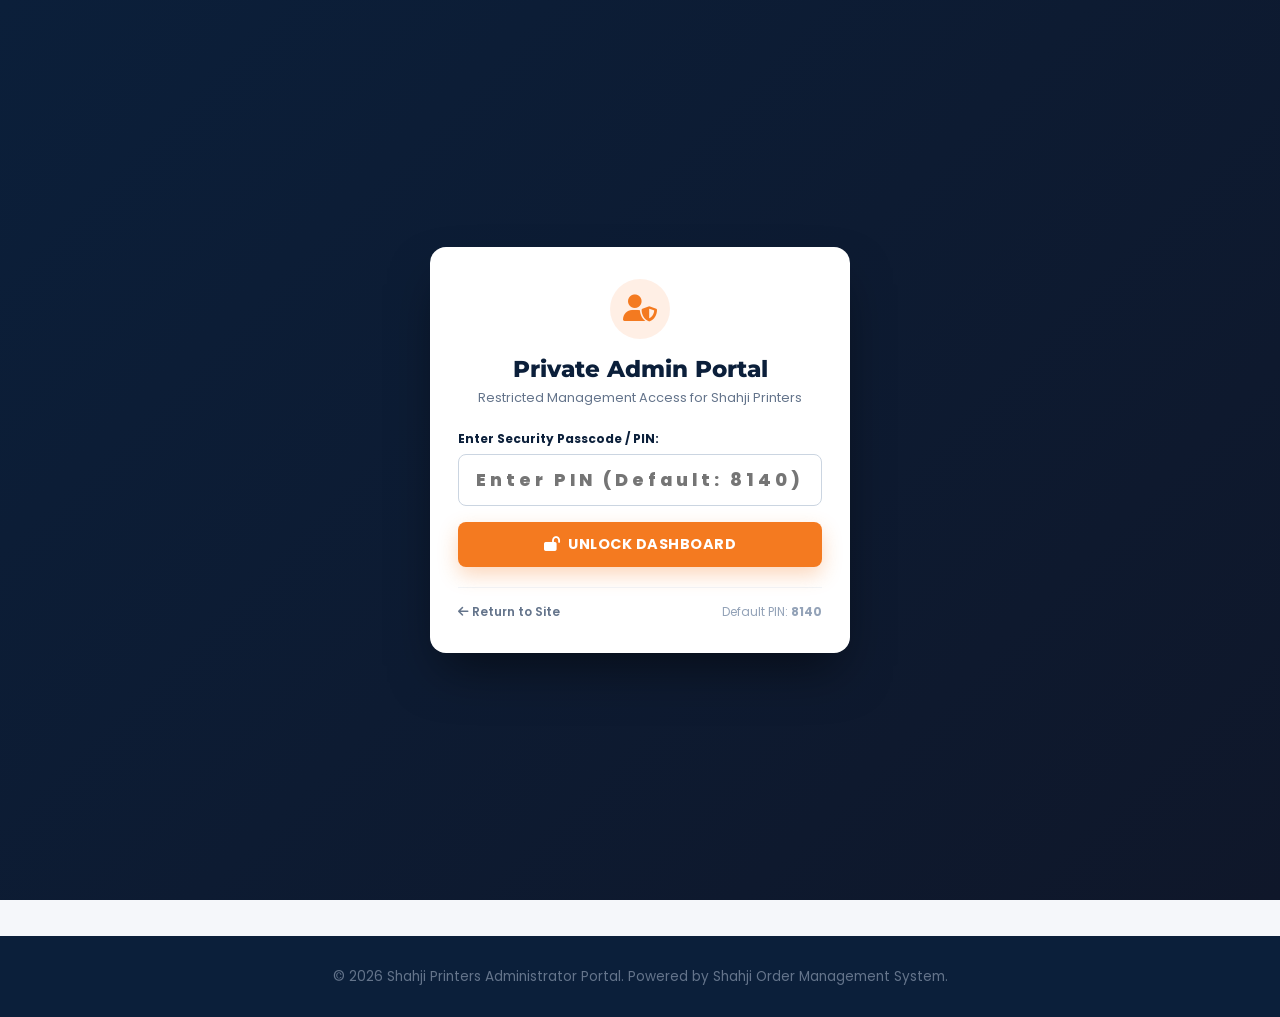
<file: admin-orders.html>
<!DOCTYPE html>
<html lang="en">
<head>
  <meta charset="UTF-8">
  <meta name="viewport" content="width=device-width, initial-scale=1.0">
  <title>Admin Orders Portal | Shahji Printers Ahmedabad</title>
  <meta name="description" content="Administrator dashboard for Shahji Printers to view, manage, filter, and track customer commercial print orders.">
  
  <link rel="icon" type="image/png" href="images/logo/logo.png">
  <link rel="stylesheet" href="https://cdnjs.cloudflare.com/ajax/libs/font-awesome/6.4.0/css/all.min.css">
  <link rel="stylesheet" href="css/style.css">
  <link rel="stylesheet" href="css/responsive.css">
  <link rel="stylesheet" href="css/configurator.css">
</head>
<body>

  <!-- Top Bar -->
  <div class="top-bar">
    <div class="container top-bar-content">
      <div class="top-bar-left">
        <i class="fas fa-user-shield" style="color: var(--accent-orange);"></i> Shahji Printers Administrator Portal
      </div>
      <div class="top-bar-right">
        <a href="configurator.html" style="color: var(--accent-orange); font-weight: 700;"><i class="fas fa-plus-circle"></i> New Configurator Order</a>
        <a href="index.html"><i class="fas fa-globe"></i> Main Website</a>
        <button id="adminLockPortalBtn" style="background: rgba(239, 68, 68, 0.2); border: 1px solid rgba(239, 68, 68, 0.4); color: #f87171; padding: 4px 10px; border-radius: 4px; font-weight: 700; cursor: pointer; font-size: 0.78rem; display: inline-flex; align-items: center; gap: 5px;"><i class="fas fa-lock"></i> Lock Portal</button>
      </div>
    </div>
  </div>

  <!-- Header -->
  <header class="site-header">
    <div class="container header-container">
      <a href="index.html" class="brand-logo">
        <div class="logo-badge"><img src="images/logo/logo.png" alt="Shahji Printers Logo"></div>
        <div class="logo-text">
          <span class="logo-title">SHAHJI PRINTERS</span>
          <span class="logo-tagline">Admin Orders Portal</span>
        </div>
      </a>

      <nav class="main-nav">
        <ul class="nav-list">
          <li><a href="index.html" class="nav-link">Home</a></li>
          <li><a href="configurator.html" class="nav-link">Print Configurator</a></li>
          <li><a href="admin-orders.html" class="nav-link active" style="color: var(--accent-orange); font-weight: 800;"><i class="fas fa-tasks"></i> Orders Management</a></li>
        </ul>
      </nav>
    </div>
  </header>

  <!-- Admin Header Banner -->
  <section style="background: linear-gradient(135deg, var(--primary-navy) 0%, #0f172a 100%); color: #ffffff; padding: 40px 0;">
    <div class="container" style="display: flex; justify-content: space-between; align-items: center; flex-wrap: wrap; gap: 20px;">
      <div>
        <span style="color: var(--accent-orange); font-weight: 800; text-transform: uppercase; letter-spacing: 1px; font-size: 0.8rem;"><i class="fas fa-database"></i> Live Database Connection</span>
        <h1 style="font-size: 2rem; color: #fff; margin: 4px 0;">Commercial Print Orders Portal</h1>
        <p style="color: #94a3b8; font-size: 0.9rem; margin: 0;">Review incoming customer orders, manage status lifecycle, and download artwork files.</p>
      </div>

      <button id="adminClearDbBtn" class="btn btn-navy" style="background: #334155; font-size: 0.8rem; padding: 8px 16px;">
        <i class="fas fa-redo"></i> Reset to Sample Database
      </button>
    </div>
  </section>

  <!-- Orders Dashboard Section -->
  <section style="padding: 40px 0; background: var(--bg-light); min-height: 70vh;">
    <div class="container">

      <!-- Admin Navigation Tabs -->
      <div class="admin-tab-bar">
        <button type="button" id="tabOrdersListBtn" class="admin-tab-btn active">
          <i class="fas fa-list-alt"></i> Live Orders Database
        </button>
        <button type="button" id="tabAnnualReportBtn" class="admin-tab-btn">
          <i class="fas fa-chart-line"></i> Annual Business Report & Analytics
        </button>
      </div>

      <!-- VIEW 1: Orders Database Table -->
      <div id="adminOrdersListView">
        <!-- Filter Controls Bar -->
        <div style="background: #ffffff; padding: 20px; border-radius: 12px; border: 1px solid #e2e8f0; box-shadow: 0 4px 12px rgba(0,0,0,0.03); margin-bottom: 24px; display: flex; gap: 16px; align-items: center; justify-content: space-between; flex-wrap: wrap;">
          
          <div style="display: flex; gap: 16px; align-items: center; flex: 1; min-width: 280px;">
            <div style="position: relative; flex: 1;">
              <i class="fas fa-search" style="position: absolute; left: 14px; top: 50%; transform: translateY(-50%); color: #94a3b8;"></i>
              <input type="text" id="adminSearchInput" placeholder="Search by Order #, Customer Name, Company, or Product..." style="width: 100%; padding: 10px 14px 10px 40px; border-radius: 8px; border: 1px solid #cbd5e1; font-size: 0.9rem;">
            </div>

            <div>
              <select id="adminStatusFilter" style="padding: 10px 14px; border-radius: 8px; border: 1px solid #cbd5e1; font-weight: 700; color: var(--primary-navy);">
                <option value="ALL">All Statuses</option>
                <option value="NEW">New Orders</option>
                <option value="REVIEWING">Reviewing</option>
                <option value="APPROVED">Approved</option>
                <option value="PRINTING">Printing</option>
                <option value="COMPLETED">Completed</option>
                <option value="DELIVERED">Delivered</option>
                <option value="CANCELLED">Cancelled</option>
              </select>
            </div>
          </div>

        </div>

        <!-- Orders Data Table -->
        <div class="admin-table-container">
          <table class="admin-orders-table" id="adminOrdersTable">
            <thead>
              <tr>
                <th>Order Number & Date</th>
                <th>Customer / Company</th>
                <th>Contact Info</th>
                <th>Product & Sheet Size</th>
                <th>Paper Type</th>
                <th>GSM</th>
                <th>Quantity</th>
                <th>Status</th>
                <th>Update Status</th>
                <th>Actions</th>
              </tr>
            </thead>
            <tbody id="adminOrdersTbody">
              <!-- Rendered dynamically by js/admin.js -->
            </tbody>
          </table>
        </div>
      </div>

      <!-- VIEW 2: Annual Business Report & Analytics Dashboard -->
      <div id="adminAnnualReportView" style="display: none;">
        
        <!-- Header Controls Banner -->
        <div class="annual-report-header">
          <div>
            <h2><i class="fas fa-chart-pie" style="color: var(--accent-orange);"></i> Shahji Printers - Annual Business Performance Report</h2>
            <p>Financial Turnover, Production Volumes & Client Account Analytics</p>
          </div>
          <div style="display: flex; gap: 10px; flex-wrap: wrap;">
            <button id="btnPrintAnnualReport" class="btn btn-navy btn-sm" style="background: var(--primary-navy); color: #fff; padding: 8px 14px; font-size: 0.8rem;"><i class="fas fa-print"></i> Print Report</button>
            <button id="btnExportCsv" class="btn btn-orange btn-sm" style="padding: 8px 14px; font-size: 0.8rem;"><i class="fas fa-file-excel"></i> Export CSV Data</button>
          </div>
        </div>

        <!-- 4 KPI Summary Cards -->
        <div class="kpi-grid">
          <div class="kpi-card">
            <div class="kpi-icon" style="background: rgba(244, 122, 32, 0.1); color: var(--accent-orange);"><i class="fas fa-rupee-sign"></i></div>
            <div>
              <span class="kpi-label">Annual Turnover / Revenue</span>
              <div class="kpi-value" id="reportTotalRevenue">₹0</div>
              <span class="kpi-sub green"><i class="fas fa-arrow-up"></i> Live Total Work Volume</span>
            </div>
          </div>

          <div class="kpi-card">
            <div class="kpi-icon" style="background: rgba(11, 31, 58, 0.1); color: var(--primary-navy);"><i class="fas fa-boxes"></i></div>
            <div>
              <span class="kpi-label">Total Print Orders</span>
              <div class="kpi-value" id="reportTotalOrders">0 Orders</div>
              <span class="kpi-sub" id="reportCompletedRate">Processed Jobs</span>
            </div>
          </div>

          <div class="kpi-card">
            <div class="kpi-icon" style="background: rgba(22, 101, 52, 0.1); color: #166534;"><i class="fas fa-calculator"></i></div>
            <div>
              <span class="kpi-label">Average Order Value (AOV)</span>
              <div class="kpi-value" id="reportAov">₹0</div>
              <span class="kpi-sub">Per Commercial Job</span>
            </div>
          </div>

          <div class="kpi-card">
            <div class="kpi-icon" style="background: rgba(14, 165, 233, 0.1); color: #0ea5e9;"><i class="fas fa-print"></i></div>
            <div>
              <span class="kpi-label">Total Units Printed</span>
              <div class="kpi-value" id="reportTotalUnits">0 Units</div>
              <span class="kpi-sub">Offset Sheet Runs</span>
            </div>
          </div>
        </div>

        <!-- Monthly Revenue & Production Chart -->
        <div class="report-section-card">
          <div class="report-card-title"><i class="fas fa-chart-bar" style="color: var(--accent-orange);"></i> Monthly Work Revenue Breakdown (Jan - Dec 2026)</div>
          <div class="monthly-chart-container" id="monthlyChartBars">
            <!-- Dynamic Chart Bars -->
          </div>
        </div>

        <!-- 2-Column Breakdown: Product Share & Top Clients -->
        <div class="report-two-col">
          <div class="report-section-card">
            <div class="report-card-title"><i class="fas fa-chart-pie" style="color: var(--accent-orange);"></i> Revenue Share by Product Line</div>
            <div id="productShareBreakdown">
              <!-- Dynamic Product Progress Bars -->
            </div>
          </div>

          <div class="report-section-card">
            <div class="report-card-title"><i class="fas fa-users" style="color: var(--accent-orange);"></i> Top Business Client Accounts</div>
            <div id="topClientsBreakdown">
              <!-- Dynamic Client Breakdown -->
            </div>
          </div>
        </div>

      </div>

    </div>
  </section>

  <!-- Footer -->
  <footer style="background: var(--primary-navy); color: #ffffff; padding: 30px 0; text-align: center; font-size: 0.85rem; color: #64748b;">
    <div class="container">
      © 2026 Shahji Printers Administrator Portal. Powered by Shahji Order Management System.
    </div>
  </footer>

  <script src="js/admin.js"></script>
</body>
</html>
</file>
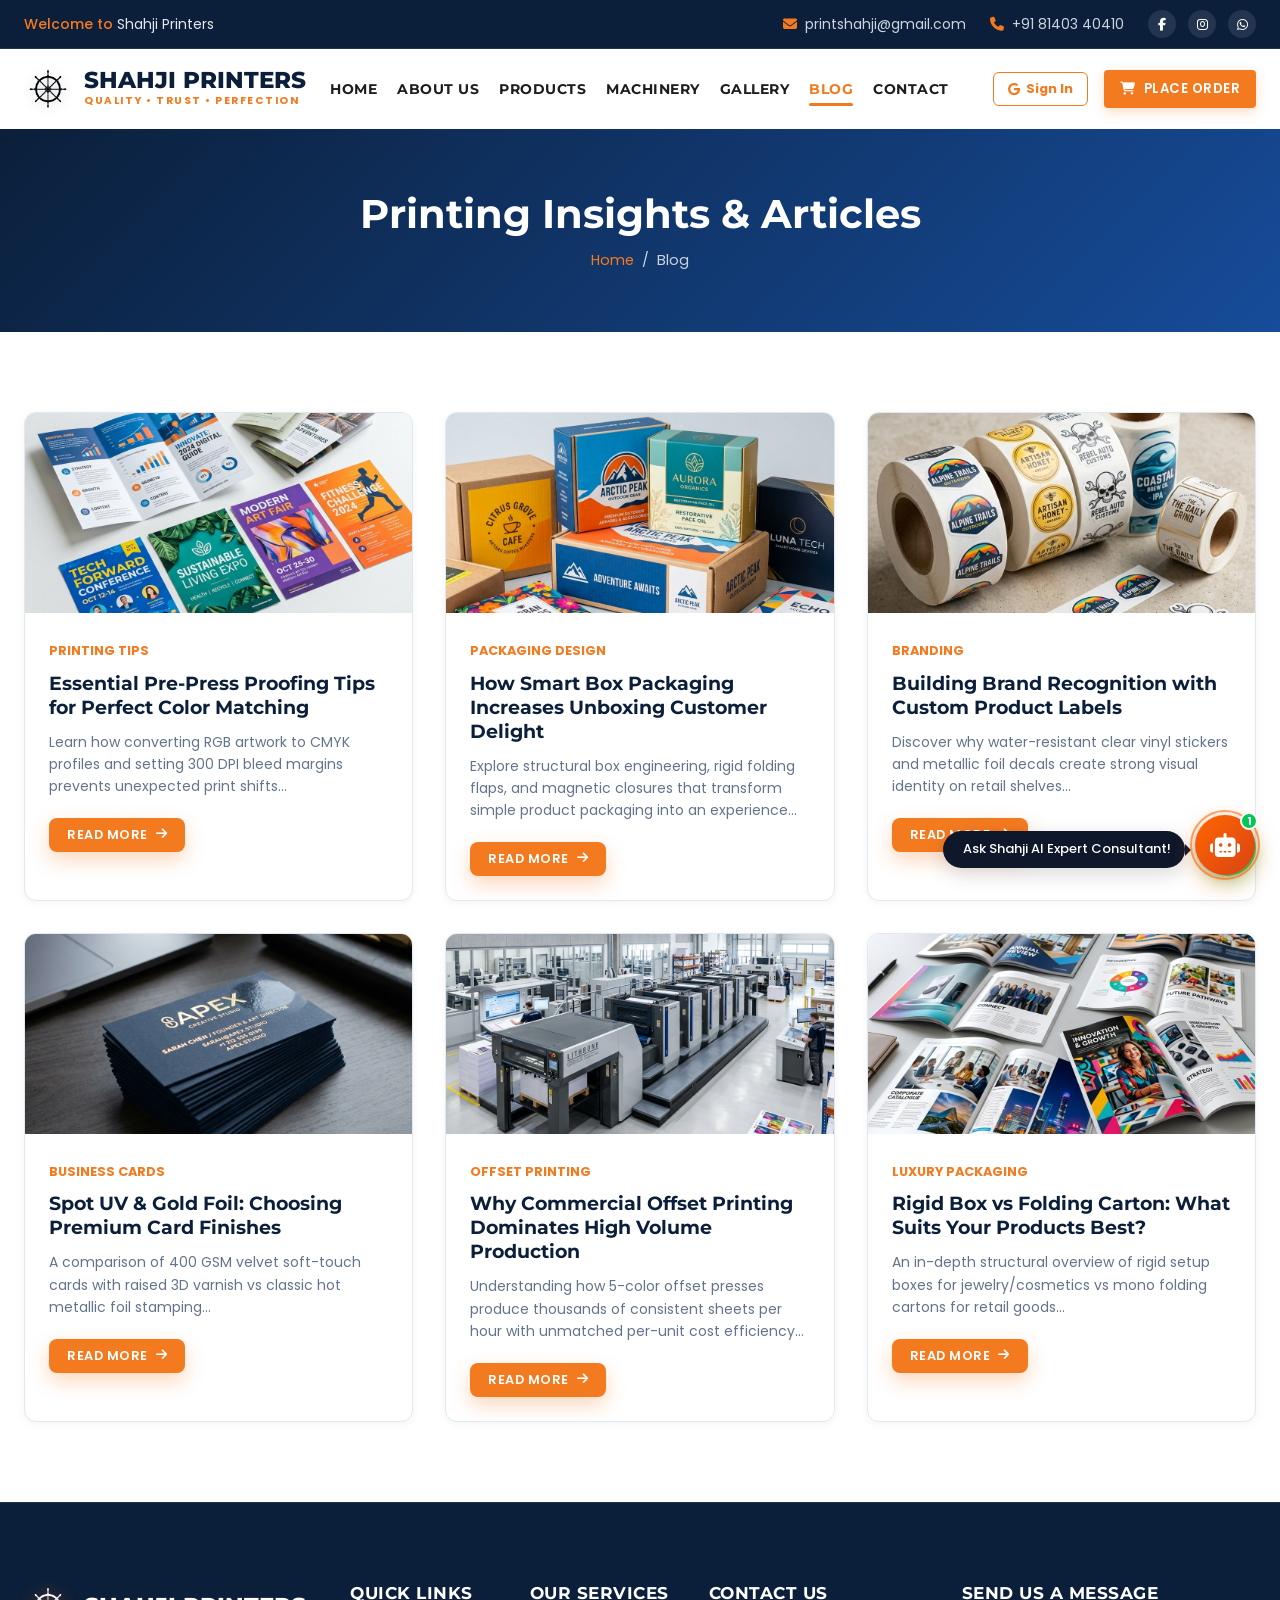
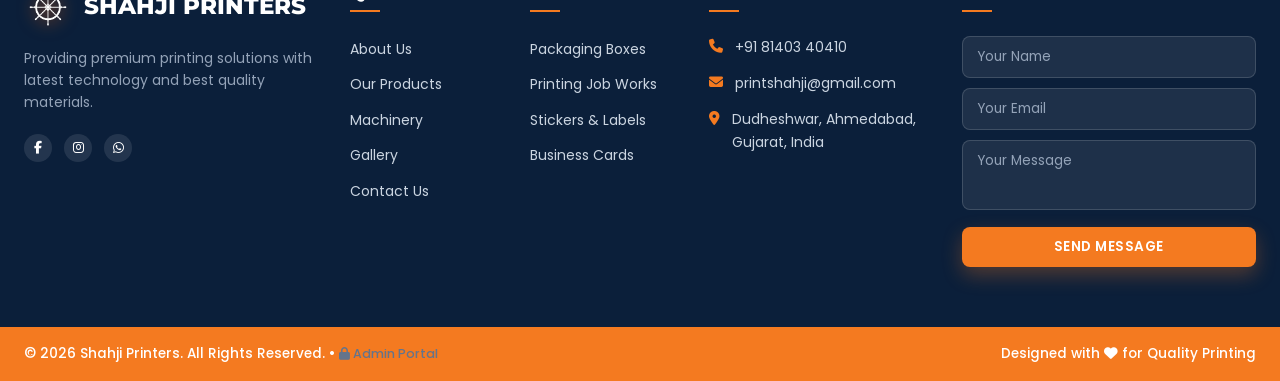
<file: blog.html>
<!DOCTYPE html>
<html lang="en">
<head>
  <meta charset="UTF-8">
  <meta name="viewport" content="width=device-width, initial-scale=1.0">
  <title>Printing Insights & Blog | Shahji Printers Ahmedabad</title>
  <meta name="description" content="Read expert articles on Printing Tips, Packaging Design, Branding, Business Cards, Offset Printing, and Luxury Packaging by Shahji Printers.">
  
  <meta property="og:title" content="Shahji Printers Printing Blog">
  <meta property="og:description" content="Expert insights on packaging design, paper GSM, spot UV finish, and brand printing strategies.">
  <meta property="og:image" content="images/products/business_cards.png">

  <link rel="icon" type="image/png" href="images/logo/logo.png">
  <link rel="stylesheet" href="https://cdnjs.cloudflare.com/ajax/libs/font-awesome/6.4.0/css/all.min.css">
  <link rel="stylesheet" href="css/style.css">
  <link rel="stylesheet" href="css/responsive.css">
  <link rel="stylesheet" href="css/animations.css">
  <link rel="stylesheet" href="css/chatbot.css">
</head>
<body>

  <!-- Top Bar -->
  <div class="top-bar">
    <div class="container top-bar-content">
      <div class="top-bar-left"><span>Welcome to</span> Shahji Printers</div>
      <div class="top-bar-right">
        <a href="mailto:printshahji@gmail.com" class="top-info-item"><i class="fas fa-envelope"></i> printshahji@gmail.com</a>
        <a href="tel:+918140340410" class="top-info-item"><i class="fas fa-phone"></i> +91 81403 40410</a>
        <div class="social-links">
          <a href="#" class="social-icon-btn"><i class="fab fa-facebook-f"></i></a>
          <a href="#" class="social-icon-btn"><i class="fab fa-instagram"></i></a>
          <a href="https://wa.me/918140340410" target="_blank" class="social-icon-btn"><i class="fab fa-whatsapp"></i></a>
        </div>
      </div>
    </div>
  </div>

  <!-- Header -->
  <header class="site-header">
    <div class="container header-container">
      <a href="index.html" class="brand-logo">
        <div class="logo-badge"><img src="images/logo/logo.png" alt="Shahji Printers Logo"></div>
        <div class="logo-text">
          <span class="logo-title">SHAHJI PRINTERS</span>
          <span class="logo-tagline">Quality • Trust • Perfection</span>
        </div>
      </a>

      <nav class="main-nav">
        <ul class="nav-list">
          <li><a href="index.html" class="nav-link">Home</a></li>
          <li><a href="about.html" class="nav-link">About Us</a></li>
          <li><a href="products.html" class="nav-link">Products</a></li>
          <li><a href="machinery.html" class="nav-link">Machinery</a></li>
          <li><a href="gallery.html" class="nav-link">Gallery</a></li>
          <li><a href="blog.html" class="nav-link active">Blog</a></li>
          <li><a href="contact.html" class="nav-link">Contact</a></li>
        </ul>
      </nav>

      <div class="header-actions">
        <div id="headerAuthBtnSlot">
          <button type="button" class="btn-header-signin" id="hdrSignInBtn" onclick="window.ShahjiAuth && window.ShahjiAuth.openModal()">
            <i class="fab fa-google"></i> <span>Sign In</span>
          </button>
        </div>
        <a href="configurator.html" class="btn btn-orange btn-sm nav-cta-btn">
          <i class="fas fa-shopping-cart"></i> Place Order
        </a>
      </div>
      <button class="mobile-nav-toggle"><i class="fas fa-bars"></i></button>
    </div>
  </header>

  <!-- Page Banner -->
  <div class="page-banner">
    <div class="container">
      <h1>Printing Insights & Articles</h1>
      <div class="breadcrumb"><a href="index.html">Home</a> / <span>Blog</span></div>
    </div>
  </div>

  <!-- 6 Article Cards Grid -->
  <section style="padding: 80px 0;" class="reveal-on-scroll">
    <div class="container">
      <div style="display: grid; grid-template-columns: repeat(3, 1fr); gap: 32px;">
        
        <!-- Article 1 -->
        <article style="background: var(--bg-white); border-radius: var(--radius-md); overflow: hidden; box-shadow: var(--shadow-sm); border: 1px solid var(--border-light);" class="zoom-hover-container">
          <div style="overflow: hidden; height: 200px;">
            <img src="images/products/brochures_flyers.png" alt="Printing Tips" class="zoom-hover-img" style="width: 100%; height: 100%; object-fit: cover;">
          </div>
          <div style="padding: 24px;">
            <span style="font-size: 0.8rem; color: var(--accent-orange); font-weight: 700; text-transform: uppercase;">Printing Tips</span>
            <h3 style="font-size: 1.2rem; margin: 8px 0 12px 0; color: var(--primary-navy);">Essential Pre-Press Proofing Tips for Perfect Color Matching</h3>
            <p style="font-size: 0.875rem; color: var(--text-muted); margin-bottom: 20px;">
              Learn how converting RGB artwork to CMYK profiles and setting 300 DPI bleed margins prevents unexpected print shifts...
            </p>
            <button class="btn btn-orange open-quote-modal" style="padding: 8px 18px; font-size: 0.8rem;">Read More <i class="fas fa-arrow-right"></i></button>
          </div>
        </article>

        <!-- Article 2 -->
        <article style="background: var(--bg-white); border-radius: var(--radius-md); overflow: hidden; box-shadow: var(--shadow-sm); border: 1px solid var(--border-light);" class="zoom-hover-container">
          <div style="overflow: hidden; height: 200px;">
            <img src="images/products/packaging_boxes.png" alt="Packaging Design" class="zoom-hover-img" style="width: 100%; height: 100%; object-fit: cover;">
          </div>
          <div style="padding: 24px;">
            <span style="font-size: 0.8rem; color: var(--accent-orange); font-weight: 700; text-transform: uppercase;">Packaging Design</span>
            <h3 style="font-size: 1.2rem; margin: 8px 0 12px 0; color: var(--primary-navy);">How Smart Box Packaging Increases Unboxing Customer Delight</h3>
            <p style="font-size: 0.875rem; color: var(--text-muted); margin-bottom: 20px;">
              Explore structural box engineering, rigid folding flaps, and magnetic closures that transform simple product packaging into an experience...
            </p>
            <button class="btn btn-orange open-quote-modal" style="padding: 8px 18px; font-size: 0.8rem;">Read More <i class="fas fa-arrow-right"></i></button>
          </div>
        </article>

        <!-- Article 3 -->
        <article style="background: var(--bg-white); border-radius: var(--radius-md); overflow: hidden; box-shadow: var(--shadow-sm); border: 1px solid var(--border-light);" class="zoom-hover-container">
          <div style="overflow: hidden; height: 200px;">
            <img src="images/products/stickers_labels.png" alt="Branding" class="zoom-hover-img" style="width: 100%; height: 100%; object-fit: cover;">
          </div>
          <div style="padding: 24px;">
            <span style="font-size: 0.8rem; color: var(--accent-orange); font-weight: 700; text-transform: uppercase;">Branding</span>
            <h3 style="font-size: 1.2rem; margin: 8px 0 12px 0; color: var(--primary-navy);">Building Brand Recognition with Custom Product Labels</h3>
            <p style="font-size: 0.875rem; color: var(--text-muted); margin-bottom: 20px;">
              Discover why water-resistant clear vinyl stickers and metallic foil decals create strong visual identity on retail shelves...
            </p>
            <button class="btn btn-orange open-quote-modal" style="padding: 8px 18px; font-size: 0.8rem;">Read More <i class="fas fa-arrow-right"></i></button>
          </div>
        </article>

        <!-- Article 4 -->
        <article style="background: var(--bg-white); border-radius: var(--radius-md); overflow: hidden; box-shadow: var(--shadow-sm); border: 1px solid var(--border-light);" class="zoom-hover-container">
          <div style="overflow: hidden; height: 200px;">
            <img src="images/products/business_cards.png" alt="Business Cards" class="zoom-hover-img" style="width: 100%; height: 100%; object-fit: cover;">
          </div>
          <div style="padding: 24px;">
            <span style="font-size: 0.8rem; color: var(--accent-orange); font-weight: 700; text-transform: uppercase;">Business Cards</span>
            <h3 style="font-size: 1.2rem; margin: 8px 0 12px 0; color: var(--primary-navy);">Spot UV & Gold Foil: Choosing Premium Card Finishes</h3>
            <p style="font-size: 0.875rem; color: var(--text-muted); margin-bottom: 20px;">
              A comparison of 400 GSM velvet soft-touch cards with raised 3D varnish vs classic hot metallic foil stamping...
            </p>
            <button class="btn btn-orange open-quote-modal" style="padding: 8px 18px; font-size: 0.8rem;">Read More <i class="fas fa-arrow-right"></i></button>
          </div>
        </article>

        <!-- Article 5 -->
        <article style="background: var(--bg-white); border-radius: var(--radius-md); overflow: hidden; box-shadow: var(--shadow-sm); border: 1px solid var(--border-light);" class="zoom-hover-container">
          <div style="overflow: hidden; height: 200px;">
            <img src="images/hero/hero_offset_press.png" alt="Offset Printing" class="zoom-hover-img" style="width: 100%; height: 100%; object-fit: cover;">
          </div>
          <div style="padding: 24px;">
            <span style="font-size: 0.8rem; color: var(--accent-orange); font-weight: 700; text-transform: uppercase;">Offset Printing</span>
            <h3 style="font-size: 1.2rem; margin: 8px 0 12px 0; color: var(--primary-navy);">Why Commercial Offset Printing Dominates High Volume Production</h3>
            <p style="font-size: 0.875rem; color: var(--text-muted); margin-bottom: 20px;">
              Understanding how 5-color offset presses produce thousands of consistent sheets per hour with unmatched per-unit cost efficiency...
            </p>
            <button class="btn btn-orange open-quote-modal" style="padding: 8px 18px; font-size: 0.8rem;">Read More <i class="fas fa-arrow-right"></i></button>
          </div>
        </article>

        <!-- Article 6 -->
        <article style="background: var(--bg-white); border-radius: var(--radius-md); overflow: hidden; box-shadow: var(--shadow-sm); border: 1px solid var(--border-light);" class="zoom-hover-container">
          <div style="overflow: hidden; height: 200px;">
            <img src="images/products/catalogues.png" alt="Luxury Packaging" class="zoom-hover-img" style="width: 100%; height: 100%; object-fit: cover;">
          </div>
          <div style="padding: 24px;">
            <span style="font-size: 0.8rem; color: var(--accent-orange); font-weight: 700; text-transform: uppercase;">Luxury Packaging</span>
            <h3 style="font-size: 1.2rem; margin: 8px 0 12px 0; color: var(--primary-navy);">Rigid Box vs Folding Carton: What Suits Your Products Best?</h3>
            <p style="font-size: 0.875rem; color: var(--text-muted); margin-bottom: 20px;">
              An in-depth structural overview of rigid setup boxes for jewelry/cosmetics vs mono folding cartons for retail goods...
            </p>
            <button class="btn btn-orange open-quote-modal" style="padding: 8px 18px; font-size: 0.8rem;">Read More <i class="fas fa-arrow-right"></i></button>
          </div>
        </article>

      </div>
    </div>
  </section>

  <!-- Footer -->
  <footer class="site-footer">
    <div class="container">
      <div class="footer-top-grid">
        <div class="footer-col footer-about">
          <a href="index.html" class="brand-logo" style="margin-bottom: 16px;">
            <div class="logo-badge"><img src="images/logo/logo.png" alt="Shahji Printers Logo"></div>
            <div class="logo-text"><span class="logo-title text-white">SHAHJI PRINTERS</span></div>
          </a>
          <p>Providing premium printing solutions with latest technology and best quality materials.</p>
          <div class="social-links">
            <a href="#" class="social-icon-btn"><i class="fab fa-facebook-f"></i></a>
            <a href="#" class="social-icon-btn"><i class="fab fa-instagram"></i></a>
            <a href="https://wa.me/918140340410" target="_blank" class="social-icon-btn"><i class="fab fa-whatsapp"></i></a>
          </div>
        </div>

        <div class="footer-col">
          <h4 class="footer-col-title">Quick Links</h4>
          <ul class="footer-links">
            <li><a href="about.html">About Us</a></li>
            <li><a href="products.html">Our Products</a></li>
            <li><a href="machinery.html">Machinery</a></li>
            <li><a href="gallery.html">Gallery</a></li>
            <li><a href="contact.html">Contact Us</a></li>
          </ul>
        </div>

        <div class="footer-col">
          <h4 class="footer-col-title">Our Services</h4>
          <ul class="footer-links">
            <li><a href="products.html#packaging">Packaging Boxes</a></li>
            <li><a href="products.html#jobworks">Printing Job Works</a></li>
            <li><a href="products.html#stickers">Stickers & Labels</a></li>
            <li><a href="products.html#cards">Business Cards</a></li>
          </ul>
        </div>

        <div class="footer-col">
          <h4 class="footer-col-title">Contact Us</h4>
          <div class="footer-contact-item"><i class="fas fa-phone"></i><span>+91 81403 40410</span></div>
          <div class="footer-contact-item"><i class="fas fa-envelope"></i><span>printshahji@gmail.com</span></div>
          <div class="footer-contact-item"><i class="fas fa-map-marker-alt"></i><span>Dudheshwar, Ahmedabad, Gujarat, India</span></div>
        </div>

        <div class="footer-col">
          <h4 class="footer-col-title">Send Us A Message</h4>
          <form id="footerMsgForm" class="footer-form">
            <input type="text" placeholder="Your Name" required>
            <input type="email" placeholder="Your Email" required>
            <textarea placeholder="Your Message" required></textarea>
            <button type="submit" class="btn btn-orange">SEND MESSAGE</button>
          </form>
        </div>
      </div>
    </div>

    <div class="copyright-bar">
      <div class="container copyright-content">
        <div>© 2026 Shahji Printers. All Rights Reserved. • <a href="admin-orders.html" style="color: #64748b; font-size: 0.78rem; text-decoration: none;" title="Private Owner Admin Portal"><i class="fas fa-lock"></i> Admin Portal</a></div>
        <div>Designed with <i class="fas fa-heart"></i> for Quality Printing</div>
      </div>
    </div>
  </footer>

  <!-- Floating Buttons -->
  <a href="https://wa.me/918140340410" target="_blank" class="whatsapp-float"><i class="fab fa-whatsapp"></i></a>
  <button id="scrollTopBtn" class="scroll-top-btn"><i class="fas fa-arrow-up"></i></button>

  <!-- Quote Modal -->
  <div class="modal-backdrop" id="quoteModal">
    <div class="modal-card">
      <button class="modal-close-btn">&times;</button>
      <div class="modal-header">
        <h3>Request A Quick Quote</h3>
        <p>Fill out the details below and our team will get back to you within 2 hours.</p>
      </div>
      <form id="quoteForm">
        <div class="form-group"><label>Full Name *</label><input type="text" class="form-control" required></div>
        <div class="form-group"><label>Phone / WhatsApp Number *</label><input type="tel" class="form-control" required></div>
        <div class="form-group">
          <label>Select Service *</label>
          <select class="form-control" required>
            <option value="Packaging Boxes">Packaging Boxes</option>
            <option value="Printing Job Works">Printing Job Works</option>
            <option value="Stickers & Labels">Stickers & Labels</option>
            <option value="Brochures">Brochures</option>
          </select>
        </div>
        <div class="form-group"><label>Project Details & Quantity *</label><textarea class="form-control" required></textarea></div>
        <button type="submit" class="btn btn-orange" style="width: 100%;">Submit Quote Request</button>
      </form>
    </div>
  </div>

  <script src="js/auth.js"></script>
  <script src="js/script.js"></script>
  <script src="js/chatbot.js" defer></script>
</body>
</html>
</file>
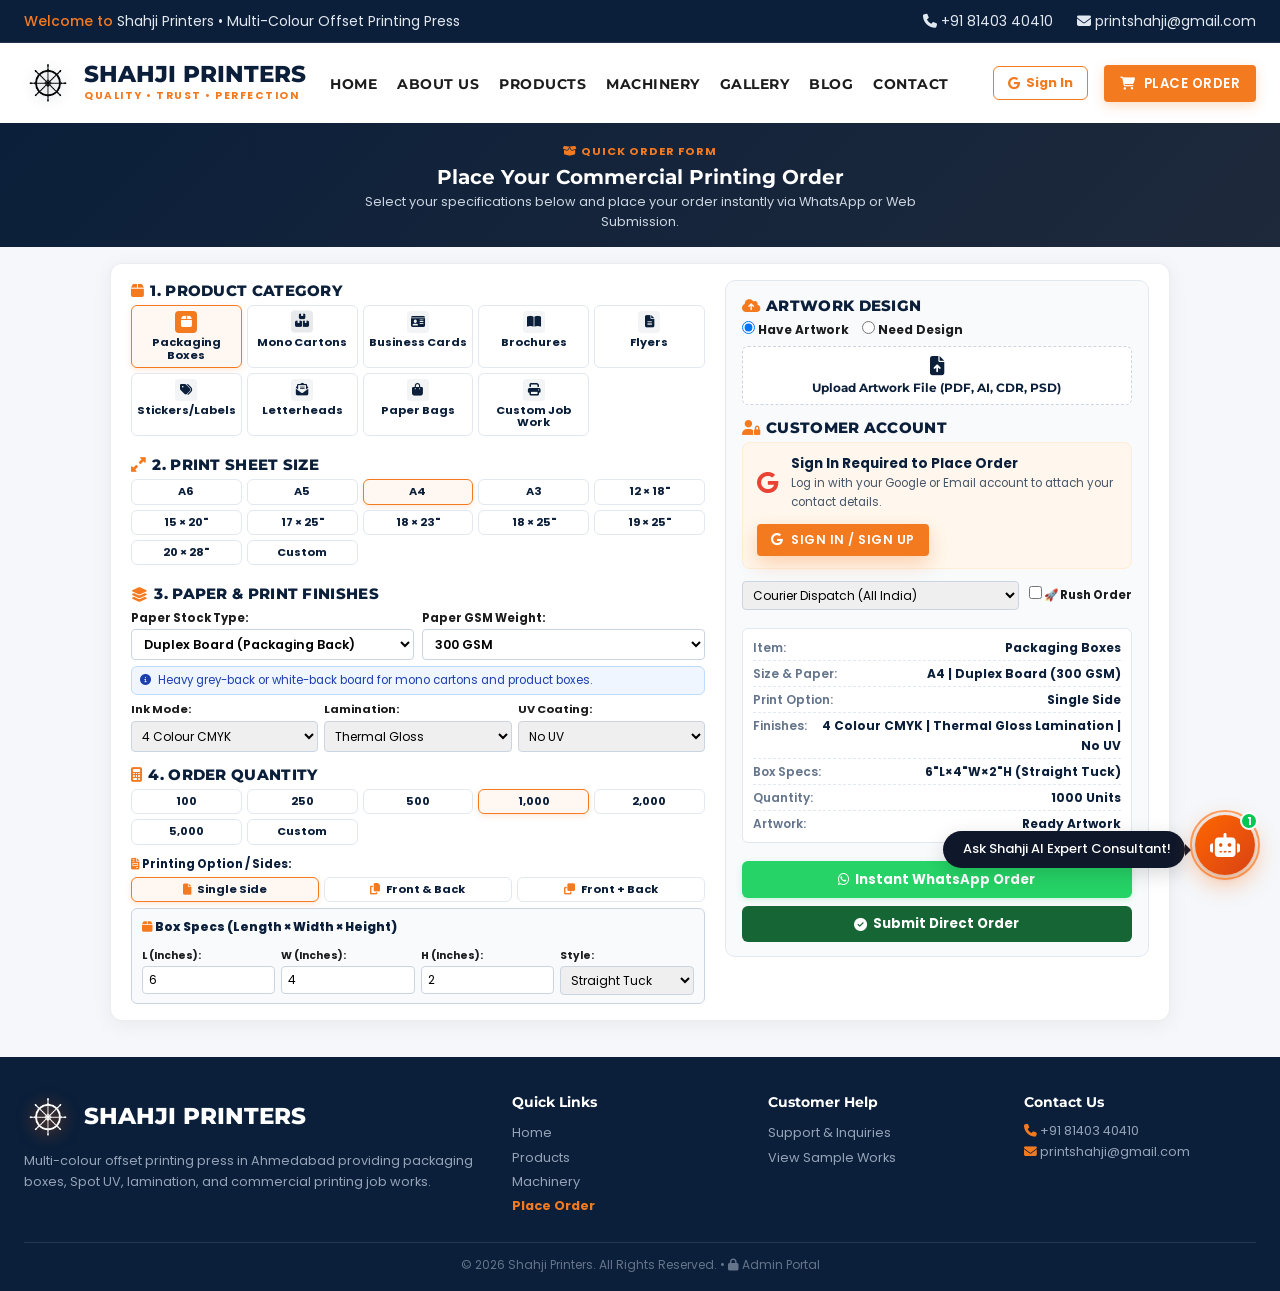
<file: configurator.html>
<!DOCTYPE html>
<html lang="en">
<head>
  <meta charset="UTF-8">
  <meta name="viewport" content="width=device-width, initial-scale=1.0">
  <title>Place Printing Order | Shahji Printers Ahmedabad</title>
  <meta name="description" content="Configure custom printing jobs, select paper GSM, size, lamination, UV, packaging boxes, and place your order directly at Shahji Printers.">
  
  <link rel="icon" type="image/png" href="images/logo/logo.png">
  <link rel="stylesheet" href="https://cdnjs.cloudflare.com/ajax/libs/font-awesome/6.4.0/css/all.min.css">
  <link rel="stylesheet" href="css/style.css">
  <link rel="stylesheet" href="css/responsive.css">
  <link rel="stylesheet" href="css/animations.css">
  <link rel="stylesheet" href="css/configurator.css">
  <link rel="stylesheet" href="css/chatbot.css">
</head>
<body>

  <!-- Top Bar -->
  <div class="top-bar">
    <div class="container top-bar-content">
      <div class="top-bar-left">
        <span>Welcome to</span> Shahji Printers • Multi-Colour Offset Printing Press
      </div>
      <div class="top-bar-right">
        <a href="tel:+918140340410"><i class="fas fa-phone"></i> +91 81403 40410</a>
        <a href="mailto:printshahji@gmail.com"><i class="fas fa-envelope"></i> printshahji@gmail.com</a>
      </div>
    </div>
  </div>

  <!-- Header / Navigation -->
  <header class="site-header">
    <div class="container header-container">
      <a href="index.html" class="brand-logo">
        <div class="logo-badge"><img src="images/logo/logo.png" alt="Shahji Printers Logo"></div>
        <div class="logo-text">
          <span class="logo-title">SHAHJI PRINTERS</span>
          <span class="logo-tagline">Quality • Trust • Perfection</span>
        </div>
      </a>

      <nav class="main-nav">
        <ul class="nav-list">
          <li><a href="index.html" class="nav-link">Home</a></li>
          <li><a href="about.html" class="nav-link">About Us</a></li>
          <li><a href="products.html" class="nav-link">Products</a></li>
          <li><a href="machinery.html" class="nav-link">Machinery</a></li>
          <li><a href="gallery.html" class="nav-link">Gallery</a></li>
          <li><a href="blog.html" class="nav-link">Blog</a></li>
          <li><a href="contact.html" class="nav-link">Contact</a></li>
        </ul>
      </nav>

      <div class="header-actions">
        <div id="headerAuthBtnSlot">
          <button type="button" class="btn-header-signin" id="hdrSignInBtn" onclick="window.ShahjiAuth && window.ShahjiAuth.openModal()">
            <i class="fab fa-google"></i> <span>Sign In</span>
          </button>
        </div>
        <a href="configurator.html" class="btn btn-orange btn-sm nav-cta-btn">
          <i class="fas fa-shopping-cart"></i> Place Order
        </a>
      </div>
    </div>
  </header>

  <!-- Banner Section -->
  <section style="background: linear-gradient(135deg, var(--primary-navy) 0%, #1e293b 100%); color: #ffffff; padding: 14px 0; text-align: center;">
    <div class="container">
      <span style="color: var(--accent-orange); font-weight: 700; text-transform: uppercase; letter-spacing: 1px; font-size: 0.7rem;"><i class="fas fa-box-open"></i> Quick Order Form</span>
      <h1 style="font-size: 1.25rem; margin: 2px 0 2px 0; color: #ffffff;">Place Your Commercial Printing Order</h1>
      <p style="color: #cbd5e1; max-width: 580px; margin: 0 auto; font-size: 0.8rem;">
        Select your specifications below and place your order instantly via WhatsApp or Web Submission.
      </p>
    </div>
  </section>

  <!-- Main Single-Page Place Order Section -->
  <section style="padding: 16px 0; background: var(--bg-light);" id="printConfiguratorApp">
    <div class="container">

      <!-- Single-Page Order Form Container -->
      <div class="config-container-card" id="configuratorCardBody">
        
        <div class="single-page-order-grid">

          <!-- LEFT COLUMN: ALL JOB SPECIFICATIONS -->
          <div class="order-col-left">

            <!-- 1. Product Selection -->
            <div>
              <div class="config-section-title"><i class="fas fa-box" style="color: var(--accent-orange);"></i> 1. Product Category</div>
              <div class="config-grid-select">
                <div class="config-option-card js-product-select selected" data-product="Packaging Boxes">
                  <div class="icon-box"><i class="fas fa-box"></i></div>
                  <div class="config-option-title">Packaging Boxes</div>
                </div>
                <div class="config-option-card js-product-select" data-product="Mono Cartons">
                  <div class="icon-box"><div class="icon-box"><i class="fas fa-boxes"></i></div></div>
                  <div class="config-option-title">Mono Cartons</div>
                </div>
                <div class="config-option-card js-product-select" data-product="Business Cards">
                  <div class="icon-box"><i class="fas fa-id-card"></i></div>
                  <div class="config-option-title">Business Cards</div>
                </div>
                <div class="config-option-card js-product-select" data-product="Brochures">
                  <div class="icon-box"><i class="fas fa-book-open"></i></div>
                  <div class="config-option-title">Brochures</div>
                </div>
                <div class="config-option-card js-product-select" data-product="Flyers">
                  <div class="icon-box"><i class="fas fa-file-alt"></i></div>
                  <div class="config-option-title">Flyers</div>
                </div>
                <div class="config-option-card js-product-select" data-product="Stickers">
                  <div class="icon-box"><i class="fas fa-tags"></i></div>
                  <div class="config-option-title">Stickers/Labels</div>
                </div>
                <div class="config-option-card js-product-select" data-product="Letterheads">
                  <div class="icon-box"><i class="fas fa-envelope-open-text"></i></div>
                  <div class="config-option-title">Letterheads</div>
                </div>
                <div class="config-option-card js-product-select" data-product="Paper Bags">
                  <div class="icon-box"><i class="fas fa-shopping-bag"></i></div>
                  <div class="config-option-title">Paper Bags</div>
                </div>
                <div class="config-option-card js-product-select" data-product="Custom Job Work">
                  <div class="icon-box"><i class="fas fa-print"></i></div>
                  <div class="config-option-title">Custom Job Work</div>
                </div>
              </div>
            </div>

            <!-- 2. Size Selection -->
            <div>
              <div class="config-section-title"><i class="fas fa-expand-alt" style="color: var(--accent-orange);"></i> 2. Print Sheet Size</div>
              <div class="config-grid-select">
                <div class="config-option-card js-size-select" data-size="A6"><div class="config-option-title">A6</div></div>
                <div class="config-option-card js-size-select" data-size="A5"><div class="config-option-title">A5</div></div>
                <div class="config-option-card js-size-select selected" data-size="A4"><div class="config-option-title">A4</div></div>
                <div class="config-option-card js-size-select" data-size="A3"><div class="config-option-title">A3</div></div>
                <div class="config-option-card js-size-select" data-size="12×18"><div class="config-option-title">12 × 18"</div></div>
                <div class="config-option-card js-size-select" data-size="15×20"><div class="config-option-title">15 × 20"</div></div>
                <div class="config-option-card js-size-select" data-size="17×25"><div class="config-option-title">17 × 25"</div></div>
                <div class="config-option-card js-size-select" data-size="18×23"><div class="config-option-title">18 × 23"</div></div>
                <div class="config-option-card js-size-select" data-size="18×25"><div class="config-option-title">18 × 25"</div></div>
                <div class="config-option-card js-size-select" data-size="19×25"><div class="config-option-title">19 × 25"</div></div>
                <div class="config-option-card js-size-select" data-size="20×28"><div class="config-option-title">20 × 28"</div></div>
                <div class="config-option-card js-size-select" data-size="Custom Size"><div class="config-option-title">Custom</div></div>
              </div>

              <!-- Custom Size Inputs -->
              <div id="customSizeInputs" style="display: none; gap: 8px; align-items: flex-end; background: #f8fafc; padding: 8px 12px; border-radius: 6px; border: 1px solid #cbd5e1; max-width: 480px; margin-bottom: 8px; flex-wrap: wrap;">
                <div>
                  <label style="font-size: 0.68rem; font-weight: 700; display: block; margin-bottom: 2px;">Measurement Unit:</label>
                  <select id="customUnitSelect" style="padding: 4px 6px; border-radius: 4px; border: 1px solid #cbd5e1; font-size: 0.78rem; font-weight: 700; background: #fff;">
                    <option value="in">Inches (in)</option>
                    <option value="mm">Millimeters (mm)</option>
                    <option value="cm">Centimeters (cm)</option>
                    <option value="ft">Feet (ft)</option>
                  </select>
                </div>
                <div>
                  <label id="customWidthLabel" style="font-size: 0.68rem; font-weight: 700; display: block; margin-bottom: 2px;">Width (in):</label>
                  <input type="number" id="customWidthInput" value="8.27" step="0.1" max="20" style="width: 85px; padding: 4px 6px; border-radius: 4px; border: 1px solid #cbd5e1; font-size: 0.78rem;">
                </div>
                <span style="font-size: 0.9rem; font-weight: 800; margin-bottom: 4px;">×</span>
                <div>
                  <label id="customHeightLabel" style="font-size: 0.68rem; font-weight: 700; display: block; margin-bottom: 2px;">Height (in):</label>
                  <input type="number" id="customHeightInput" value="11.69" step="0.1" max="28" style="width: 85px; padding: 4px 6px; border-radius: 4px; border: 1px solid #cbd5e1; font-size: 0.78rem;">
                </div>
              </div>

              <!-- Machine Limit Alert -->
              <div id="machineLimitAlert" class="machine-limit-alert" style="display: none;">
                <i class="fas fa-exclamation-triangle"></i> Exceeds machine limit (Max 20 × 28 Inches).
              </div>
            </div>

            <!-- 3. Paper Stock, GSM & Finishes -->
            <div>
              <div class="config-section-title"><i class="fas fa-layer-group" style="color: var(--accent-orange);"></i> 3. Paper & Print Finishes</div>
              <div style="display: grid; grid-template-columns: 1fr 1fr; gap: 8px; margin-bottom: 6px;">
                <div>
                  <label style="font-weight: 700; font-size: 0.72rem; display: block; margin-bottom: 2px;">Paper Stock Type:</label>
                  <select id="paperTypeSelect" style="width: 100%; padding: 5px 8px; border-radius: 4px; border: 1px solid #cbd5e1; font-size: 0.78rem; font-weight: 600; background: #fff;">
                    <option value="Art Paper">Art Paper (Smooth Coated)</option>
                    <option value="Art Card">Art Card (Thick Board)</option>
                    <option value="Maplitho">Maplitho (Writing Paper)</option>
                    <option value="Ivory Board">Ivory Board (Pharma & Cosmetic)</option>
                    <option value="Duplex Board">Duplex Board (Packaging Back)</option>
                    <option value="Kraft Paper">Kraft Paper (Brown Eco)</option>
                    <option value="Sunshine Sticker">Sunshine Sticker (High Gloss)</option>
                    <option value="PVC Sticker">PVC Sticker (Durable Plastic)</option>
                    <option value="HM Sticker">HM Sticker (High Density Poly)</option>
                    <option value="Avery / Every Sticker">Avery / Every Sticker (Premium Chrome)</option>
                    <option value="Vinyl Sticker">Vinyl Sticker (Waterproof)</option>
                    <option value="Paper Sticker">Paper Sticker (Indoor)</option>
                    <option value="Mirror Coat Sticker">Mirror Coat Sticker (Super Gloss)</option>
                  </select>
                </div>

                <div>
                  <label style="font-weight: 700; font-size: 0.72rem; display: block; margin-bottom: 2px;">Paper GSM Weight:</label>
                  <select id="gsmSelect" style="width: 100%; padding: 5px 8px; border-radius: 4px; border: 1px solid #cbd5e1; font-size: 0.78rem; font-weight: 600; background: #fff;">
                    <!-- Populated dynamically -->
                  </select>
                </div>
              </div>

              <!-- Paper Description Badge -->
              <div class="paper-info-badge" id="paperDescBox">
                <i class="fas fa-info-circle"></i> Smooth coated paper suitable for brochures, flyers, posters and magazines.
              </div>

              <!-- Finishes Dropdowns -->
              <div style="display: grid; grid-template-columns: 1fr 1fr 1fr; gap: 6px; margin-top: 6px;">
                <div>
                  <label style="font-weight: 700; font-size: 0.7rem; display: block; margin-bottom: 2px;">Ink Mode:</label>
                  <select id="colorsSelect" style="width: 100%; padding: 5px 6px; border-radius: 4px; border: 1px solid #cbd5e1; font-size: 0.75rem;">
                    <option value="4 Colour CMYK">4 Colour CMYK</option>
                    <option value="Single Black">Single Black</option>
                    <option value="2 Colour">2 Colour</option>
                    <option value="Pantone">Pantone Spot Ink</option>
                  </select>
                </div>
                <div>
                  <label style="font-weight: 700; font-size: 0.7rem; display: block; margin-bottom: 2px;">Lamination:</label>
                  <select id="laminationSelect" style="width: 100%; padding: 5px 6px; border-radius: 4px; border: 1px solid #cbd5e1; font-size: 0.75rem;">
                    <option value="Thermal Gloss Lamination">Thermal Gloss</option>
                    <option value="Thermal Matte Lamination">Thermal Matte</option>
                    <option value="Velvet Soft-Touch Lamination">Velvet Soft-Touch</option>
                    <option value="No Lamination">No Lamination</option>
                  </select>
                </div>
                <div>
                  <label style="font-weight: 700; font-size: 0.7rem; display: block; margin-bottom: 2px;">UV Coating:</label>
                  <select id="uvSelect" style="width: 100%; padding: 5px 6px; border-radius: 4px; border: 1px solid #cbd5e1; font-size: 0.75rem;">
                    <option value="No UV">No UV</option>
                    <option value="3D Spot UV">3D Spot UV Logo</option>
                    <option value="Full UV">Full Flood UV</option>
                  </select>
                </div>
              </div>
            </div>

            <!-- 4. Quantity & Box Dimensions -->
            <div>
              <div class="config-section-title"><i class="fas fa-calculator" style="color: var(--accent-orange);"></i> 4. Order Quantity</div>
              <div class="config-grid-select">
                <div class="config-option-card js-qty-select" data-qty="100"><div class="config-option-title">100</div></div>
                <div class="config-option-card js-qty-select" data-qty="250"><div class="config-option-title">250</div></div>
                <div class="config-option-card js-qty-select" data-qty="500"><div class="config-option-title">500</div></div>
                <div class="config-option-card js-qty-select selected" data-qty="1000"><div class="config-option-title">1,000</div></div>
                <div class="config-option-card js-qty-select" data-qty="2000"><div class="config-option-title">2,000</div></div>
                <div class="config-option-card js-qty-select" data-qty="5000"><div class="config-option-title">5,000</div></div>
                <div class="config-option-card js-qty-select" data-qty="Custom Quantity"><div class="config-option-title">Custom</div></div>
              </div>
              <input type="number" id="customQtyInput" placeholder="Custom unit count..." style="display: none; width: 100%; max-width: 200px; padding: 5px 8px; border-radius: 4px; border: 1px solid #cbd5e1; font-size: 0.75rem; margin-bottom: 6px;">

              <!-- Printing Sides Selection (Single Side, Front & Back, Front + Back) -->
              <div style="margin-top: 10px;">
                <label style="font-weight: 700; font-size: 0.72rem; display: block; margin-bottom: 4px; color: var(--primary-navy);">
                  <i class="fas fa-file-invoice" style="color: var(--accent-orange);"></i> Printing Option / Sides:
                </label>
                <div class="config-grid-select" style="grid-template-columns: repeat(3, 1fr);">
                  <div class="config-option-card js-side-select selected" data-side="Single Side">
                    <div class="config-option-title"><i class="fas fa-file" style="margin-right: 4px; color: var(--accent-orange);"></i> Single Side</div>
                  </div>
                  <div class="config-option-card js-side-select" data-side="Front & Back">
                    <div class="config-option-title"><i class="fas fa-copy" style="margin-right: 4px; color: var(--accent-orange);"></i> Front & Back</div>
                  </div>
                  <div class="config-option-card js-side-select" data-side="Front + Back">
                    <div class="config-option-title"><i class="fas fa-clone" style="margin-right: 4px; color: var(--accent-orange);"></i> Front + Back</div>
                  </div>
                </div>
              </div>

              <!-- Packaging Dimensions Box -->
              <div id="packagingOptionsSection" style="margin-top: 6px; background: #f8fafc; padding: 8px 10px; border-radius: 6px; border: 1px solid #cbd5e1;">
                <div style="font-size: 0.75rem; font-weight: 800; color: var(--primary-navy);"><i class="fas fa-box" style="color: var(--accent-orange);"></i> Box Specs (Length × Width × Height)</div>
                <div style="display: grid; grid-template-columns: repeat(4, 1fr); gap: 6px; margin-top: 4px;">
                  <div><label style="font-size: 0.65rem; font-weight: 700;">L (Inches):</label><input type="number" id="boxLengthInput" value="6" style="width: 100%; padding: 4px 6px; border-radius: 4px; border: 1px solid #cbd5e1; font-size: 0.75rem;"></div>
                  <div><label style="font-size: 0.65rem; font-weight: 700;">W (Inches):</label><input type="number" id="boxWidthInput" value="4" style="width: 100%; padding: 4px 6px; border-radius: 4px; border: 1px solid #cbd5e1; font-size: 0.75rem;"></div>
                  <div><label style="font-size: 0.65rem; font-weight: 700;">H (Inches):</label><input type="number" id="boxHeightInput" value="2" style="width: 100%; padding: 4px 6px; border-radius: 4px; border: 1px solid #cbd5e1; font-size: 0.75rem;"></div>
                  <div>
                    <label style="font-size: 0.65rem; font-weight: 700;">Style:</label>
                    <select id="boxStyleSelect" style="width: 100%; padding: 4px 6px; border-radius: 4px; border: 1px solid #cbd5e1; font-size: 0.75rem;">
                      <option value="Straight Tuck">Straight Tuck</option>
                      <option value="Reverse Tuck">Reverse Tuck</option>
                      <option value="Auto Lock">Auto Lock</option>
                      <option value="Rigid Box">Rigid Box</option>
                    </select>
                  </div>
                </div>
              </div>
            </div>

          </div>

          <!-- RIGHT COLUMN: SUMMARY, CONTACT & INSTANT SUBMISSION -->
          <div class="order-col-right">

            <!-- Artwork Dropzone -->
            <div>
              <div class="config-section-title"><i class="fas fa-cloud-upload-alt" style="color: var(--accent-orange);"></i> Artwork Design</div>
              <div style="margin-bottom: 6px; font-size: 0.75rem;">
                <label style="font-weight: 700; margin-right: 10px; cursor: pointer;">
                  <input type="radio" name="designStatus" value="already_have" checked> Have Artwork
                </label>
                <label style="font-weight: 700; cursor: pointer;">
                  <input type="radio" name="designStatus" value="need_design"> Need Design
                </label>
              </div>

              <div class="file-upload-dropzone" id="fileDropzone">
                <i class="fas fa-file-upload" style="font-size: 1.2rem; color: var(--primary-navy); margin-bottom: 2px;"></i>
                <h4 style="margin: 0; font-size: 0.78rem; color: var(--primary-navy);">Upload Artwork File (PDF, AI, CDR, PSD)</h4>
                <input type="file" id="artworkFileInput" accept=".pdf,.cdr,.ai,.psd,.eps,.jpg,.png,.zip" style="display: none;">
                <div class="file-info-chip" id="fileInfoChip" style="display: none;"></div>
              </div>
            </div>

            <!-- Customer Account & Verification Section -->
            <div>
              <div id="configUserAuthCardSlot">
                <!-- Dynamically populated by js/auth.js -->
              </div>
              
              <div style="display: flex; align-items: center; gap: 10px; margin-bottom: 6px;">
                <select id="deliveryMethodSelect" style="flex: 1; padding: 4px 6px; border-radius: 4px; border: 1px solid #cbd5e1; font-size: 0.75rem;">
                  <option value="Courier Dispatch">Courier Dispatch (All India)</option>
                  <option value="Local Delivery">Local Delivery (Ahmedabad)</option>
                  <option value="Press Pickup">Press Self-Pickup</option>
                </select>
                <label style="font-weight: 700; font-size: 0.72rem; cursor: pointer; white-space: nowrap;"><input type="checkbox" id="urgentJobCheckbox"> 🚀 Rush Order</label>
              </div>
            </div>

            <!-- Job Summary Breakdown Box -->
            <div class="summary-table-box" id="configOrderSummaryBox">
              <!-- Populated dynamically via JS -->
            </div>

            <!-- Instant Action Order Buttons -->
            <div class="order-btn-group">
              <a href="#" id="configWhatsappBtn" class="btn-whatsapp-order">
                <i class="fab fa-whatsapp"></i> Instant WhatsApp Order
              </a>
              <button class="btn-direct-order" id="configSubmitBtn">
                <i class="fas fa-check-circle"></i> Submit Direct Order
              </button>
            </div>

          </div>

        </div>

      </div>
    </div>
  </section>

  <!-- Footer -->
  <footer style="background: var(--primary-navy); color: #ffffff; padding: 36px 0 16px 0;">
    <div class="container">
      <div style="display: grid; grid-template-columns: 2fr 1fr 1fr 1fr; gap: 24px; margin-bottom: 24px;">
        <div>
          <a href="index.html" class="brand-logo" style="margin-bottom: 10px;">
            <div class="logo-badge"><img src="images/logo/logo.png" alt="Shahji Printers Logo"></div>
            <div class="logo-text"><span class="logo-title text-white">SHAHJI PRINTERS</span></div>
          </a>
          <p style="color: #94a3b8; font-size: 0.8rem;">Multi-colour offset printing press in Ahmedabad providing packaging boxes, Spot UV, lamination, and commercial printing job works.</p>
        </div>
        <div>
          <h4 style="color: #fff; margin-bottom: 10px; font-size: 0.9rem;">Quick Links</h4>
          <ul style="list-style: none; padding: 0; font-size: 0.8rem; line-height: 1.9;">
            <li><a href="index.html" style="color: #94a3b8;">Home</a></li>
            <li><a href="products.html" style="color: #94a3b8;">Products</a></li>
            <li><a href="machinery.html" style="color: #94a3b8;">Machinery</a></li>
            <li><a href="configurator.html" style="color: var(--accent-orange); font-weight: 700;">Place Order</a></li>
          </ul>
        </div>
        <div>
          <h4 style="color: #fff; margin-bottom: 10px; font-size: 0.9rem;">Customer Help</h4>
          <ul style="list-style: none; padding: 0; font-size: 0.8rem; line-height: 1.9;">
            <li><a href="contact.html" style="color: #94a3b8;">Support & Inquiries</a></li>
            <li><a href="gallery.html" style="color: #94a3b8;">View Sample Works</a></li>
          </ul>
        </div>
        <div>
          <h4 style="color: #fff; margin-bottom: 10px; font-size: 0.9rem;">Contact Us</h4>
          <p style="color: #94a3b8; font-size: 0.8rem;"><i class="fas fa-phone" style="color: var(--accent-orange);"></i> +91 81403 40410</p>
          <p style="color: #94a3b8; font-size: 0.8rem;"><i class="fas fa-envelope" style="color: var(--accent-orange);"></i> printshahji@gmail.com</p>
        </div>
      </div>
      <div style="border-top: 1px solid rgba(255,255,255,0.1); padding-top: 12px; text-align: center; color: #64748b; font-size: 0.75rem;">
        © 2026 Shahji Printers. All Rights Reserved. • <a href="admin-orders.html" style="color: #64748b; font-size: 0.75rem; text-decoration: none;" title="Private Owner Admin Portal"><i class="fas fa-lock"></i> Admin Portal</a>
      </div>
    </div>
  </footer>

  <script src="js/auth.js"></script>
  <script src="js/script.js"></script>
  <script src="js/chatbot.js"></script>
  <script src="js/configurator.js"></script>
</body>
</html>
</file>
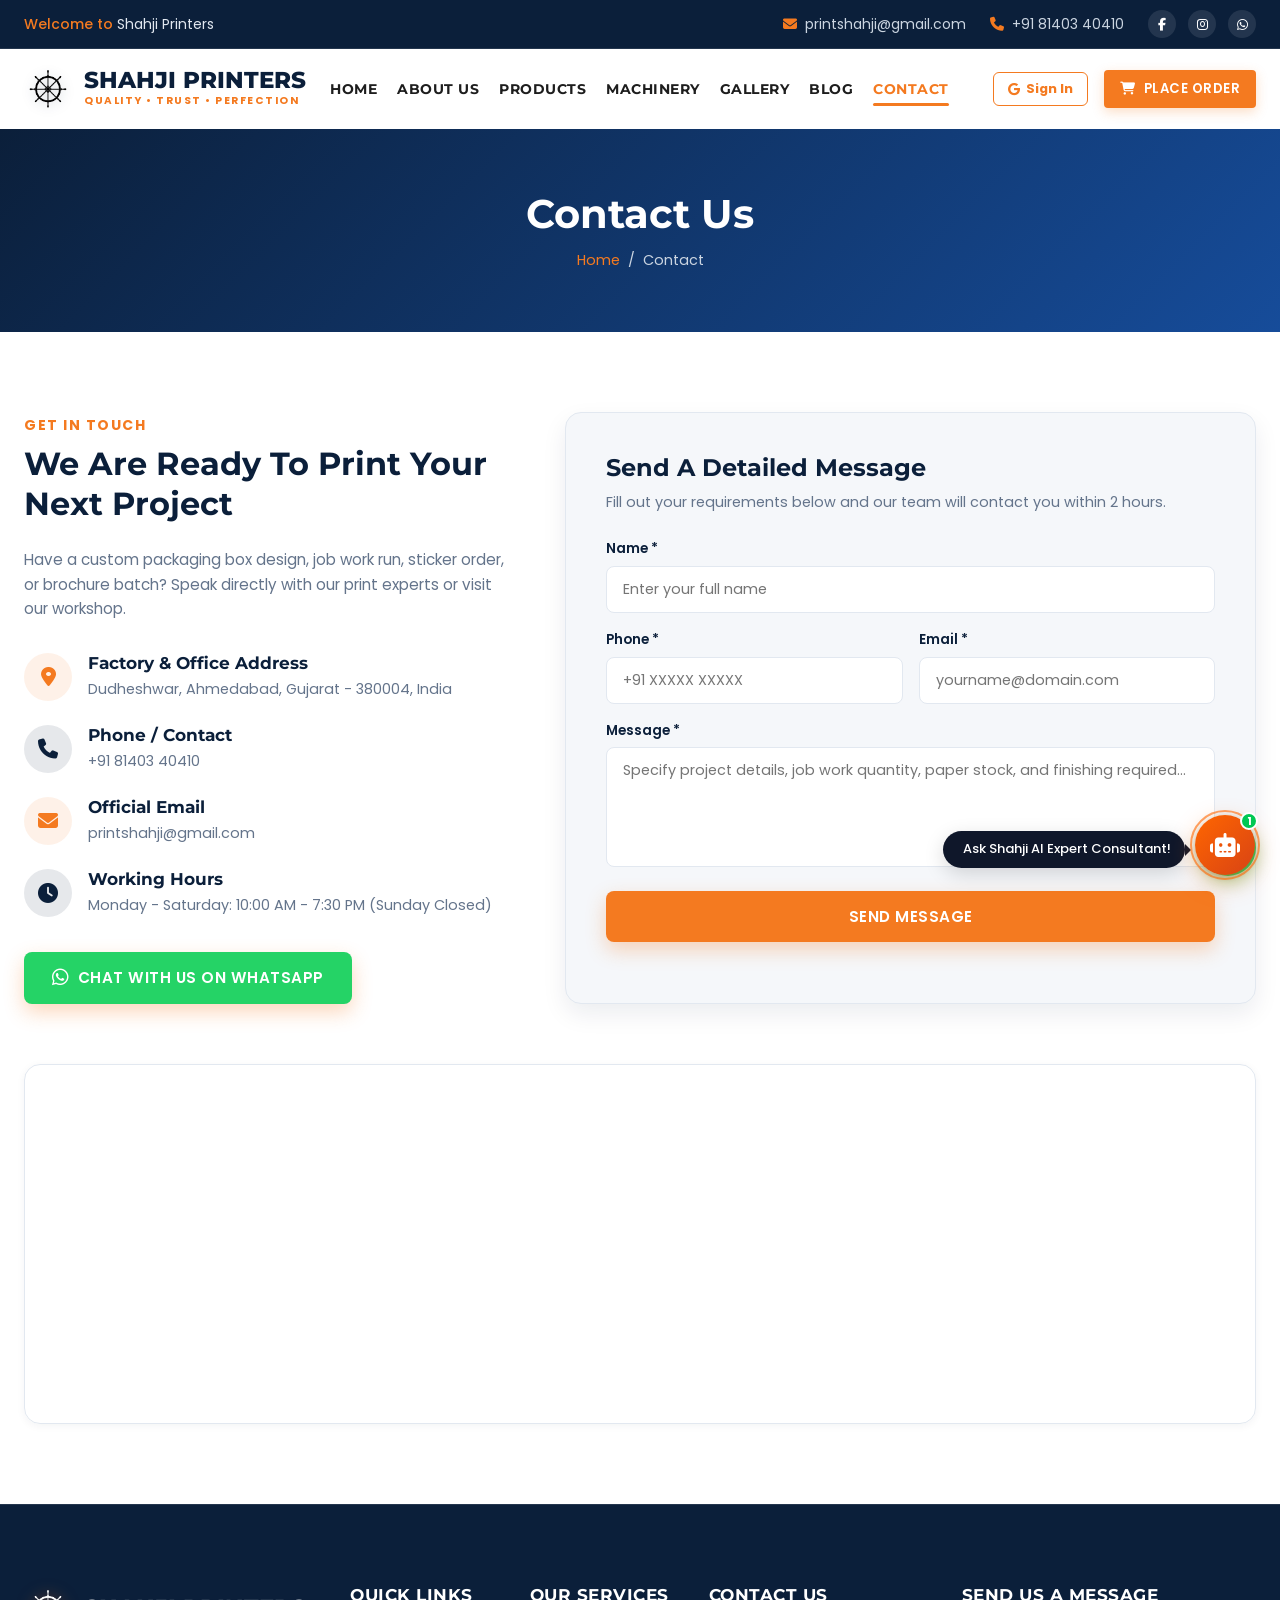
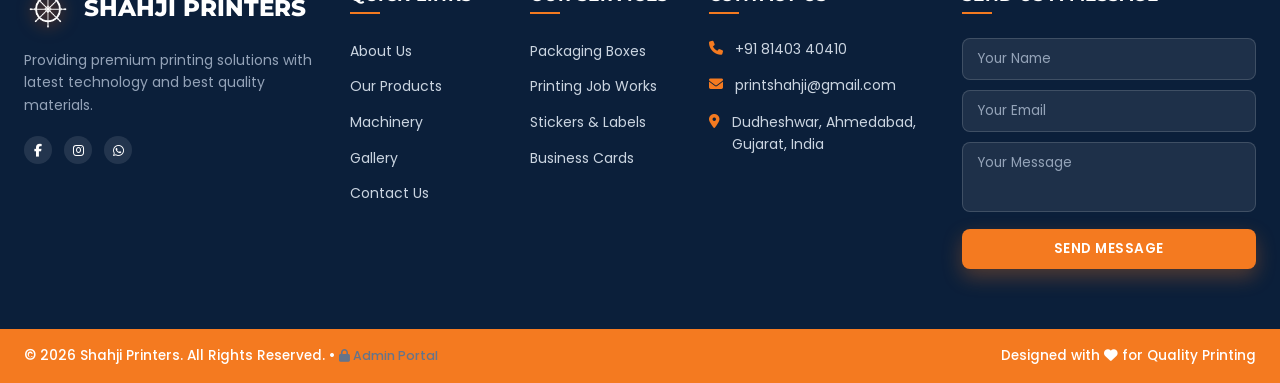
<file: contact.html>
<!DOCTYPE html>
<html lang="en">
<head>
  <meta charset="UTF-8">
  <meta name="viewport" content="width=device-width, initial-scale=1.0">
  <title>Contact Us | Shahji Printers - Dudheshwar Ahmedabad</title>
  <meta name="description" content="Get in touch with Shahji Printers offset press in Dudheshwar, Ahmedabad. Call +91 81403 40410 or email printshahji@gmail.com for fast packaging quotes.">
  
  <meta property="og:title" content="Contact Shahji Printers - Instant Printing Quotes">
  <meta property="og:description" content="Reach our print estimating office in Dudheshwar, Ahmedabad for custom packaging and offset printing job work inquiries.">
  <meta property="og:image" content="images/hero/hero_offset_press.png">

  <link rel="icon" type="image/png" href="images/logo/logo.png">
  <link rel="stylesheet" href="https://cdnjs.cloudflare.com/ajax/libs/font-awesome/6.4.0/css/all.min.css">
  <link rel="stylesheet" href="css/style.css">
  <link rel="stylesheet" href="css/responsive.css">
  <link rel="stylesheet" href="css/animations.css">
  <link rel="stylesheet" href="css/chatbot.css">
</head>
<body>

  <!-- Top Bar -->
  <div class="top-bar">
    <div class="container top-bar-content">
      <div class="top-bar-left"><span>Welcome to</span> Shahji Printers</div>
      <div class="top-bar-right">
        <a href="mailto:printshahji@gmail.com" class="top-info-item"><i class="fas fa-envelope"></i> printshahji@gmail.com</a>
        <a href="tel:+918140340410" class="top-info-item"><i class="fas fa-phone"></i> +91 81403 40410</a>
        <div class="social-links">
          <a href="#" class="social-icon-btn"><i class="fab fa-facebook-f"></i></a>
          <a href="#" class="social-icon-btn"><i class="fab fa-instagram"></i></a>
          <a href="https://wa.me/918140340410" target="_blank" class="social-icon-btn"><i class="fab fa-whatsapp"></i></a>
        </div>
      </div>
    </div>
  </div>

  <!-- Header -->
  <header class="site-header">
    <div class="container header-container">
      <a href="index.html" class="brand-logo">
        <div class="logo-badge"><img src="images/logo/logo.png" alt="Shahji Printers Logo"></div>
        <div class="logo-text">
          <span class="logo-title">SHAHJI PRINTERS</span>
          <span class="logo-tagline">Quality • Trust • Perfection</span>
        </div>
      </a>

      <nav class="main-nav">
        <ul class="nav-list">
          <li><a href="index.html" class="nav-link">Home</a></li>
          <li><a href="about.html" class="nav-link">About Us</a></li>
          <li><a href="products.html" class="nav-link">Products</a></li>
          <li><a href="machinery.html" class="nav-link">Machinery</a></li>
          <li><a href="gallery.html" class="nav-link">Gallery</a></li>
          <li><a href="blog.html" class="nav-link">Blog</a></li>
          <li><a href="contact.html" class="nav-link active">Contact</a></li>
        </ul>
      </nav>

      <div class="header-actions">
        <div id="headerAuthBtnSlot">
          <button type="button" class="btn-header-signin" id="hdrSignInBtn" onclick="window.ShahjiAuth && window.ShahjiAuth.openModal()">
            <i class="fab fa-google"></i> <span>Sign In</span>
          </button>
        </div>
        <a href="configurator.html" class="btn btn-orange btn-sm nav-cta-btn">
          <i class="fas fa-shopping-cart"></i> Place Order
        </a>
      </div>
      <button class="mobile-nav-toggle"><i class="fas fa-bars"></i></button>
    </div>
  </header>

  <!-- Page Banner -->
  <div class="page-banner">
    <div class="container">
      <h1>Contact Us</h1>
      <div class="breadcrumb"><a href="index.html">Home</a> / <span>Contact</span></div>
    </div>
  </div>

  <!-- Contact Details & Form -->
  <section style="padding: 80px 0;" class="reveal-on-scroll">
    <div class="container">
      <div style="display: grid; grid-template-columns: 1fr 1.4fr; gap: 48px;">
        
        <!-- Info Column -->
        <div>
          <span class="section-subtitle">Get In Touch</span>
          <h2 style="font-size: 2rem; margin-bottom: 24px; color: var(--primary-navy);">We Are Ready To Print Your Next Project</h2>
          <p style="color: var(--text-muted); margin-bottom: 32px; font-size: 0.95rem;">
            Have a custom packaging box design, job work run, sticker order, or brochure batch? Speak directly with our print experts or visit our workshop.
          </p>

          <div style="display: flex; flex-direction: column; gap: 24px;">
            <div style="display: flex; gap: 16px; align-items: flex-start;">
              <div style="width: 48px; height: 48px; border-radius: 50%; background: rgba(244, 122, 32, 0.1); color: var(--accent-orange); display: flex; align-items: center; justify-content: center; font-size: 1.25rem; flex-shrink: 0;"><i class="fas fa-map-marker-alt"></i></div>
              <div>
                <h4 style="font-size: 1.05rem; margin-bottom: 4px;">Factory & Office Address</h4>
                <p style="font-size: 0.9rem; color: var(--text-muted);">Dudheshwar, Ahmedabad, Gujarat - 380004, India</p>
              </div>
            </div>

            <div style="display: flex; gap: 16px; align-items: flex-start;">
              <div style="width: 48px; height: 48px; border-radius: 50%; background: rgba(11, 31, 58, 0.1); color: var(--primary-navy); display: flex; align-items: center; justify-content: center; font-size: 1.25rem; flex-shrink: 0;"><i class="fas fa-phone"></i></div>
              <div>
                <h4 style="font-size: 1.05rem; margin-bottom: 4px;">Phone / Contact</h4>
                <p style="font-size: 0.9rem; color: var(--text-muted);"><a href="tel:+918140340410" style="color: inherit;">+91 81403 40410</a></p>
              </div>
            </div>

            <div style="display: flex; gap: 16px; align-items: flex-start;">
              <div style="width: 48px; height: 48px; border-radius: 50%; background: rgba(244, 122, 32, 0.1); color: var(--accent-orange); display: flex; align-items: center; justify-content: center; font-size: 1.25rem; flex-shrink: 0;"><i class="fas fa-envelope"></i></div>
              <div>
                <h4 style="font-size: 1.05rem; margin-bottom: 4px;">Official Email</h4>
                <p style="font-size: 0.9rem; color: var(--text-muted);"><a href="mailto:printshahji@gmail.com" style="color: inherit;">printshahji@gmail.com</a></p>
              </div>
            </div>

            <div style="display: flex; gap: 16px; align-items: flex-start;">
              <div style="width: 48px; height: 48px; border-radius: 50%; background: rgba(11, 31, 58, 0.1); color: var(--primary-navy); display: flex; align-items: center; justify-content: center; font-size: 1.25rem; flex-shrink: 0;"><i class="fas fa-clock"></i></div>
              <div>
                <h4 style="font-size: 1.05rem; margin-bottom: 4px;">Working Hours</h4>
                <p style="font-size: 0.9rem; color: var(--text-muted);">Monday - Saturday: 10:00 AM - 7:30 PM (Sunday Closed)</p>
              </div>
            </div>

            <div style="margin-top: 10px;">
              <a href="https://wa.me/918140340410" target="_blank" class="btn btn-orange" style="background-color: #25D366; border-color: #25D366;">
                <i class="fab fa-whatsapp" style="font-size: 1.2rem;"></i> Chat With Us On WhatsApp
              </a>
            </div>
          </div>
        </div>

        <!-- Contact Form -->
        <div style="background: var(--bg-light); border-radius: var(--radius-lg); padding: 40px; border: 1px solid var(--border-light); box-shadow: var(--shadow-md);">
          <h3 style="font-size: 1.5rem; margin-bottom: 8px; color: var(--primary-navy);">Send A Detailed Message</h3>
          <p style="color: var(--text-muted); font-size: 0.9rem; margin-bottom: 24px;">Fill out your requirements below and our team will contact you within 2 hours.</p>

          <form id="contactPageForm">
            <div class="form-group">
              <label>Name *</label>
              <input type="text" class="form-control" placeholder="Enter your full name" required>
            </div>
            <div style="display: grid; grid-template-columns: 1fr 1fr; gap: 16px;">
              <div class="form-group">
                <label>Phone *</label>
                <input type="tel" class="form-control" placeholder="+91 XXXXX XXXXX" required>
              </div>
              <div class="form-group">
                <label>Email *</label>
                <input type="email" class="form-control" placeholder="yourname@domain.com" required>
              </div>
            </div>
            <div class="form-group">
              <label>Message *</label>
              <textarea class="form-control" placeholder="Specify project details, job work quantity, paper stock, and finishing required..." required style="height: 120px;"></textarea>
            </div>
            <button type="submit" class="btn btn-orange" style="width: 100%; padding: 14px 0;">SEND MESSAGE</button>
          </form>
        </div>

      </div>

      <!-- Google Map Container Placeholder -->
      <div style="margin-top: 60px; border-radius: var(--radius-lg); overflow: hidden; height: 360px; border: 1px solid var(--border-light); box-shadow: var(--shadow-sm);">
        <iframe title="Shahji Printers Google Map Location" src="https://maps.google.com/maps?q=Dudheshwar,Ahmedabad,Gujarat&t=&z=14&ie=UTF8&iwloc=&output=embed" width="100%" height="100%" style="border:0;" allowfullscreen="" loading="lazy"></iframe>
      </div>
    </div>
  </section>

  <!-- Footer -->
  <footer class="site-footer">
    <div class="container">
      <div class="footer-top-grid">
        <div class="footer-col footer-about">
          <a href="index.html" class="brand-logo" style="margin-bottom: 16px;">
            <div class="logo-badge"><img src="images/logo/logo.png" alt="Shahji Printers Logo"></div>
            <div class="logo-text"><span class="logo-title text-white">SHAHJI PRINTERS</span></div>
          </a>
          <p>Providing premium printing solutions with latest technology and best quality materials.</p>
          <div class="social-links">
            <a href="#" class="social-icon-btn"><i class="fab fa-facebook-f"></i></a>
            <a href="#" class="social-icon-btn"><i class="fab fa-instagram"></i></a>
            <a href="https://wa.me/918140340410" target="_blank" class="social-icon-btn"><i class="fab fa-whatsapp"></i></a>
          </div>
        </div>

        <div class="footer-col">
          <h4 class="footer-col-title">Quick Links</h4>
          <ul class="footer-links">
            <li><a href="about.html">About Us</a></li>
            <li><a href="products.html">Our Products</a></li>
            <li><a href="machinery.html">Machinery</a></li>
            <li><a href="gallery.html">Gallery</a></li>
            <li><a href="contact.html">Contact Us</a></li>
          </ul>
        </div>

        <div class="footer-col">
          <h4 class="footer-col-title">Our Services</h4>
          <ul class="footer-links">
            <li><a href="products.html#packaging">Packaging Boxes</a></li>
            <li><a href="products.html#jobworks">Printing Job Works</a></li>
            <li><a href="products.html#stickers">Stickers & Labels</a></li>
            <li><a href="products.html#cards">Business Cards</a></li>
          </ul>
        </div>

        <div class="footer-col">
          <h4 class="footer-col-title">Contact Us</h4>
          <div class="footer-contact-item"><i class="fas fa-phone"></i><span>+91 81403 40410</span></div>
          <div class="footer-contact-item"><i class="fas fa-envelope"></i><span>printshahji@gmail.com</span></div>
          <div class="footer-contact-item"><i class="fas fa-map-marker-alt"></i><span>Dudheshwar, Ahmedabad, Gujarat, India</span></div>
        </div>

        <div class="footer-col">
          <h4 class="footer-col-title">Send Us A Message</h4>
          <form id="footerMsgForm" class="footer-form">
            <input type="text" placeholder="Your Name" required>
            <input type="email" placeholder="Your Email" required>
            <textarea placeholder="Your Message" required></textarea>
            <button type="submit" class="btn btn-orange">SEND MESSAGE</button>
          </form>
        </div>
      </div>
    </div>

    <div class="copyright-bar">
      <div class="container copyright-content">
        <div>© 2026 Shahji Printers. All Rights Reserved. • <a href="admin-orders.html" style="color: #64748b; font-size: 0.78rem; text-decoration: none;" title="Private Owner Admin Portal"><i class="fas fa-lock"></i> Admin Portal</a></div>
        <div>Designed with <i class="fas fa-heart"></i> for Quality Printing</div>
      </div>
    </div>
  </footer>

  <!-- Floating Buttons -->
  <a href="https://wa.me/918140340410" target="_blank" class="whatsapp-float"><i class="fab fa-whatsapp"></i></a>
  <button id="scrollTopBtn" class="scroll-top-btn"><i class="fas fa-arrow-up"></i></button>

  <!-- Quote Modal -->
  <div class="modal-backdrop" id="quoteModal">
    <div class="modal-card">
      <button class="modal-close-btn">&times;</button>
      <div class="modal-header">
        <h3>Request A Quick Quote</h3>
        <p>Fill out the details below and our team will get back to you within 2 hours.</p>
      </div>
      <form id="quoteForm">
        <div class="form-group"><label>Full Name *</label><input type="text" class="form-control" required></div>
        <div class="form-group"><label>Phone / WhatsApp Number *</label><input type="tel" class="form-control" required></div>
        <div class="form-group">
          <label>Select Service *</label>
          <select class="form-control" required>
            <option value="Packaging Boxes">Packaging Boxes</option>
            <option value="Printing Job Works">Printing Job Works</option>
            <option value="Stickers & Labels">Stickers & Labels</option>
            <option value="Brochures">Brochures</option>
          </select>
        </div>
        <div class="form-group"><label>Project Details & Quantity *</label><textarea class="form-control" required></textarea></div>
        <button type="submit" class="btn btn-orange" style="width: 100%;">Submit Quote Request</button>
      </form>
    </div>
  </div>

  <script src="js/auth.js"></script>
  <script src="js/script.js"></script>
  <script src="js/chatbot.js" defer></script>
  <script>
    const contactPageForm = document.getElementById('contactPageForm');
    if (contactPageForm) {
      contactPageForm.addEventListener('submit', (e) => {
        e.preventDefault();
        alert('Thank you! Your message has been sent to Shahji Printers. We will respond shortly.');
        contactPageForm.reset();
      });
    }
  </script>
</body>
</html>
</file>
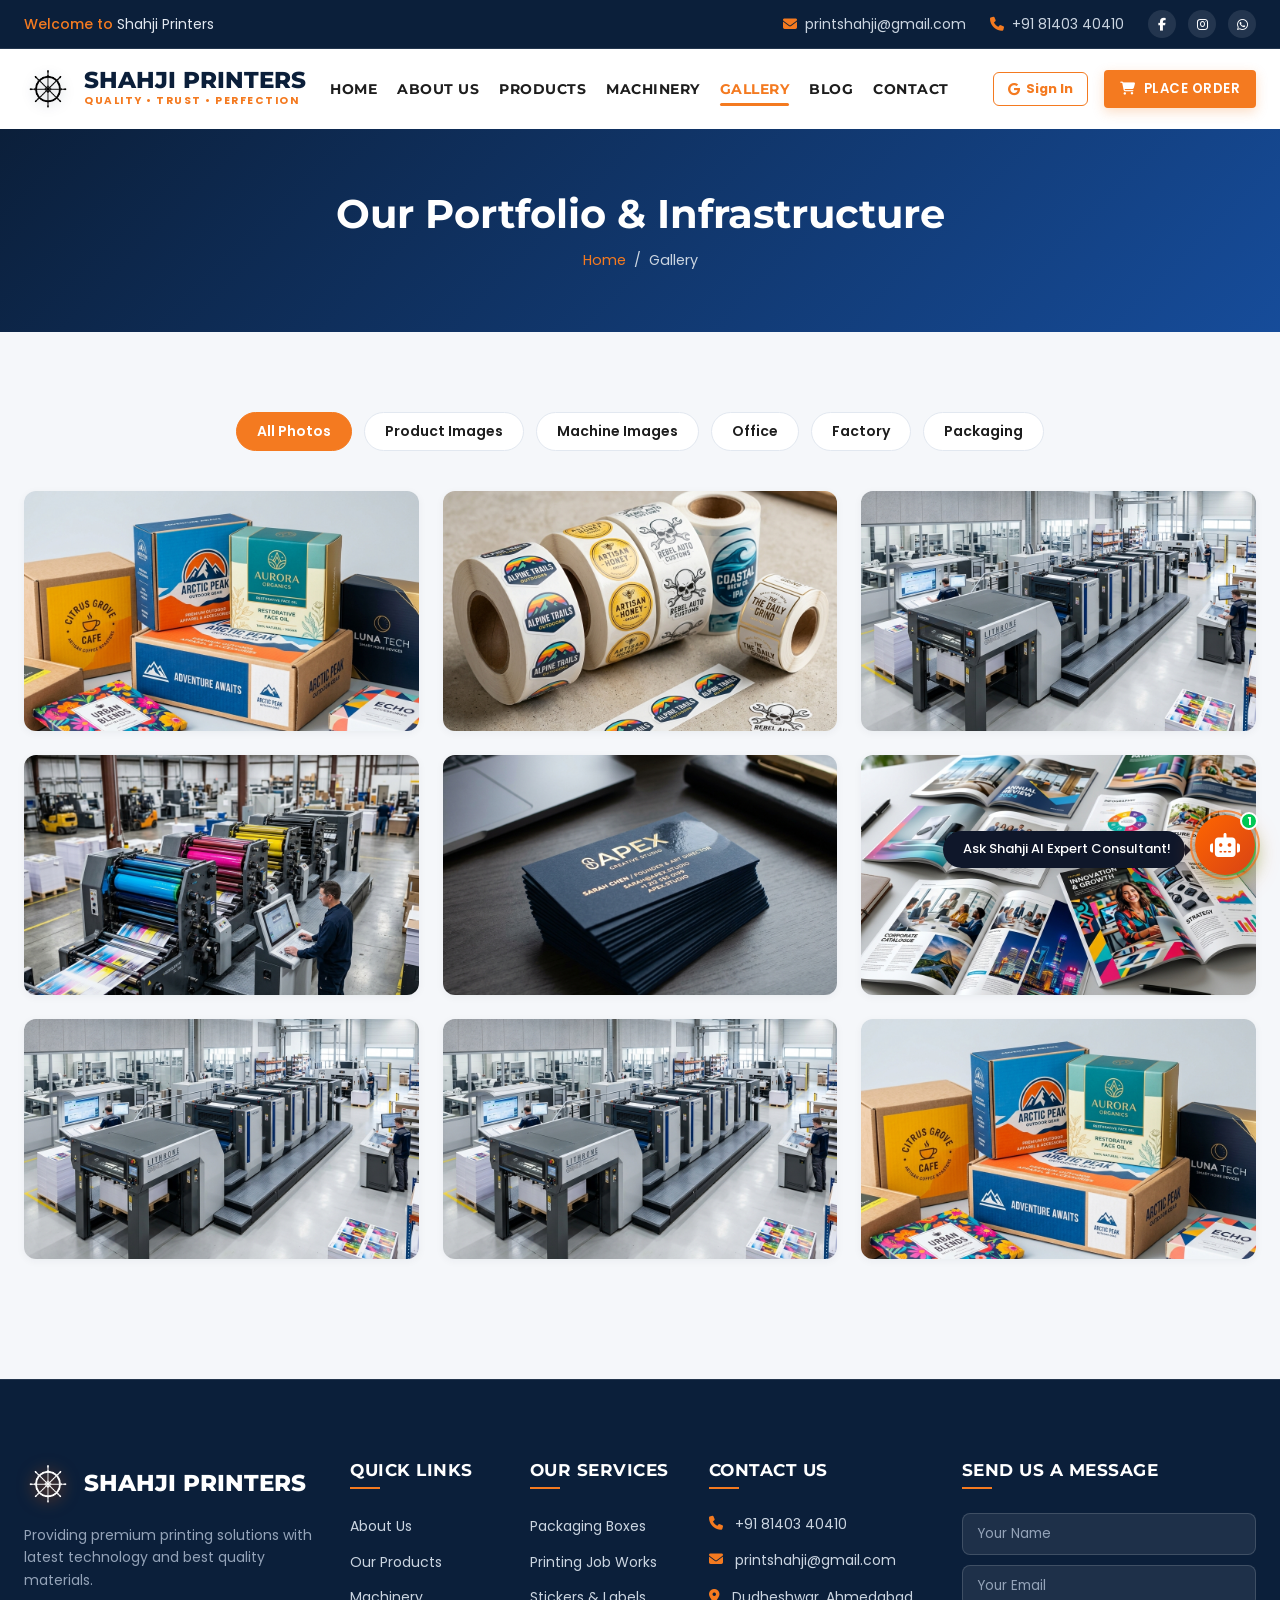
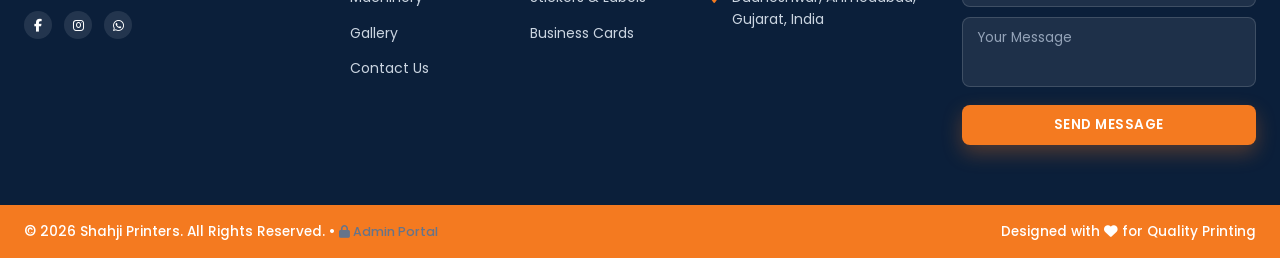
<file: gallery.html>
<!DOCTYPE html>
<html lang="en">
<head>
  <meta charset="UTF-8">
  <meta name="viewport" content="width=device-width, initial-scale=1.0">
  <title>Work & Infrastructure Gallery | Shahji Printers Ahmedabad</title>
  <meta name="description" content="Explore Shahji Printers modern masonry gallery featuring printed products, job works, machine fleet, factory floor, office, and custom packaging projects.">
  
  <meta property="og:title" content="Shahji Printers Work Gallery">
  <meta property="og:description" content="Portfolio of packaging boxes, vinyl stickers, brochures, machinery, and factory operations.">
  <meta property="og:image" content="images/products/packaging_boxes.png">

  <link rel="icon" type="image/png" href="images/logo/logo.png">
  <link rel="stylesheet" href="https://cdnjs.cloudflare.com/ajax/libs/font-awesome/6.4.0/css/all.min.css">
  <link rel="stylesheet" href="css/style.css">
  <link rel="stylesheet" href="css/responsive.css">
  <link rel="stylesheet" href="css/animations.css">
  <link rel="stylesheet" href="css/chatbot.css">
</head>
<body>

  <!-- Top Bar -->
  <div class="top-bar">
    <div class="container top-bar-content">
      <div class="top-bar-left"><span>Welcome to</span> Shahji Printers</div>
      <div class="top-bar-right">
        <a href="mailto:printshahji@gmail.com" class="top-info-item"><i class="fas fa-envelope"></i> printshahji@gmail.com</a>
        <a href="tel:+918140340410" class="top-info-item"><i class="fas fa-phone"></i> +91 81403 40410</a>
        <div class="social-links">
          <a href="#" class="social-icon-btn"><i class="fab fa-facebook-f"></i></a>
          <a href="#" class="social-icon-btn"><i class="fab fa-instagram"></i></a>
          <a href="https://wa.me/918140340410" target="_blank" class="social-icon-btn"><i class="fab fa-whatsapp"></i></a>
        </div>
      </div>
    </div>
  </div>

  <!-- Header -->
  <header class="site-header">
    <div class="container header-container">
      <a href="index.html" class="brand-logo">
        <div class="logo-badge"><img src="images/logo/logo.png" alt="Shahji Printers Logo"></div>
        <div class="logo-text">
          <span class="logo-title">SHAHJI PRINTERS</span>
          <span class="logo-tagline">Quality • Trust • Perfection</span>
        </div>
      </a>

      <nav class="main-nav">
        <ul class="nav-list">
          <li><a href="index.html" class="nav-link">Home</a></li>
          <li><a href="about.html" class="nav-link">About Us</a></li>
          <li><a href="products.html" class="nav-link">Products</a></li>
          <li><a href="machinery.html" class="nav-link">Machinery</a></li>
          <li><a href="gallery.html" class="nav-link active">Gallery</a></li>
          <li><a href="blog.html" class="nav-link">Blog</a></li>
          <li><a href="contact.html" class="nav-link">Contact</a></li>
        </ul>
      </nav>

      <div class="header-actions">
        <div id="headerAuthBtnSlot">
          <button type="button" class="btn-header-signin" id="hdrSignInBtn" onclick="window.ShahjiAuth && window.ShahjiAuth.openModal()">
            <i class="fab fa-google"></i> <span>Sign In</span>
          </button>
        </div>
        <a href="configurator.html" class="btn btn-orange btn-sm nav-cta-btn">
          <i class="fas fa-shopping-cart"></i> Place Order
        </a>
      </div>
      <button class="mobile-nav-toggle"><i class="fas fa-bars"></i></button>
    </div>
  </header>

  <!-- Page Banner -->
  <div class="page-banner">
    <div class="container">
      <h1>Our Portfolio & Infrastructure</h1>
      <div class="breadcrumb"><a href="index.html">Home</a> / <span>Gallery</span></div>
    </div>
  </div>

  <!-- Masonry Gallery Section -->
  <section class="gallery-section reveal-on-scroll" style="padding: 80px 0;">
    <div class="container">
      
      <!-- Filter Category Tabs -->
      <div class="gallery-filters">
        <button class="filter-btn active" data-filter="all">All Photos</button>
        <button class="filter-btn" data-filter="products">Product Images</button>
        <button class="filter-btn" data-filter="machines">Machine Images</button>
        <button class="filter-btn" data-filter="office">Office</button>
        <button class="filter-btn" data-filter="factory">Factory</button>
        <button class="filter-btn" data-filter="packaging">Packaging</button>
      </div>

      <div class="gallery-grid" style="grid-template-columns: repeat(3, 1fr); gap: 24px;">
        
        <!-- Item 1 -->
        <div class="gallery-card zoom-hover-container" data-category="packaging">
          <img src="images/products/packaging_boxes.png" alt="Luxury Rigid Box" class="zoom-hover-img">
          <div class="gallery-overlay">
            <div class="gallery-info">
              <h4>Luxury Rigid Packaging Box</h4>
              <p>Packaging Category</p>
            </div>
          </div>
        </div>

        <!-- Item 2 -->
        <div class="gallery-card zoom-hover-container" data-category="products">
          <img src="images/products/stickers_labels.png" alt="Custom Vinyl Stickers" class="zoom-hover-img">
          <div class="gallery-overlay">
            <div class="gallery-info">
              <h4>Custom Vinyl Stickers</h4>
              <p>Product Images</p>
            </div>
          </div>
        </div>

        <!-- Item 3 -->
        <div class="gallery-card zoom-hover-container" data-category="machines">
          <img src="images/hero/hero_offset_press.png" alt="5 Colour Offset Press" class="zoom-hover-img">
          <div class="gallery-overlay">
            <div class="gallery-info">
              <h4>5 Colour Offset Press & Job Works</h4>
              <p>Machine Images</p>
            </div>
          </div>
        </div>

        <!-- Item 3b: 4 Colour Offset Press -->
        <div class="gallery-card zoom-hover-container" data-category="machines">
          <img src="images/machinery/four_color_offset.png" alt="4 Colour Offset Press" class="zoom-hover-img">
          <div class="gallery-overlay">
            <div class="gallery-info">
              <h4>4 Colour Offset Machine</h4>
              <p>Machine Images</p>
            </div>
          </div>
        </div>

        <!-- Item 4 -->
        <div class="gallery-card zoom-hover-container" data-category="products">
          <img src="images/products/business_cards.png" alt="Gold Foil Business Cards" class="zoom-hover-img">
          <div class="gallery-overlay">
            <div class="gallery-info">
              <h4>Gold Foil Business Cards</h4>
              <p>Product Images</p>
            </div>
          </div>
        </div>

        <!-- Item 5 -->
        <div class="gallery-card zoom-hover-container" data-category="products">
          <img src="images/products/catalogues.png" alt="Corporate Catalogues" class="zoom-hover-img">
          <div class="gallery-overlay">
            <div class="gallery-info">
              <h4>Corporate Profile Catalog</h4>
              <p>Product Images</p>
            </div>
          </div>
        </div>

        <!-- Item 6 -->
        <div class="gallery-card zoom-hover-container" data-category="factory">
          <img src="images/machinery/offset_press.png" alt="Factory Printing Unit" class="zoom-hover-img">
          <div class="gallery-overlay">
            <div class="gallery-info">
              <h4>Printing Plant Operations</h4>
              <p>Factory Category</p>
            </div>
          </div>
        </div>

        <!-- Item 7 -->
        <div class="gallery-card zoom-hover-container" data-category="office">
          <img src="images/hero/hero_offset_press.png" alt="Shahji Printers Admin Office" class="zoom-hover-img">
          <div class="gallery-overlay">
            <div class="gallery-info">
              <h4>Estimating & Design Desk</h4>
              <p>Office Category</p>
            </div>
          </div>
        </div>

        <!-- Item 8 -->
        <div class="gallery-card zoom-hover-container" data-category="packaging">
          <img src="images/products/packaging_boxes.png" alt="Paper Bags" class="zoom-hover-img">
          <div class="gallery-overlay">
            <div class="gallery-info">
              <h4>Custom Retail Paper Bags</h4>
              <p>Packaging Category</p>
            </div>
          </div>
        </div>

      </div>
    </div>
  </section>

  <!-- Footer -->
  <footer class="site-footer">
    <div class="container">
      <div class="footer-top-grid">
        <div class="footer-col footer-about">
          <a href="index.html" class="brand-logo" style="margin-bottom: 16px;">
            <div class="logo-badge"><img src="images/logo/logo.png" alt="Shahji Printers Logo"></div>
            <div class="logo-text"><span class="logo-title text-white">SHAHJI PRINTERS</span></div>
          </a>
          <p>Providing premium printing solutions with latest technology and best quality materials.</p>
          <div class="social-links">
            <a href="#" class="social-icon-btn"><i class="fab fa-facebook-f"></i></a>
            <a href="#" class="social-icon-btn"><i class="fab fa-instagram"></i></a>
            <a href="https://wa.me/918140340410" target="_blank" class="social-icon-btn"><i class="fab fa-whatsapp"></i></a>
          </div>
        </div>

        <div class="footer-col">
          <h4 class="footer-col-title">Quick Links</h4>
          <ul class="footer-links">
            <li><a href="about.html">About Us</a></li>
            <li><a href="products.html">Our Products</a></li>
            <li><a href="machinery.html">Machinery</a></li>
            <li><a href="gallery.html">Gallery</a></li>
            <li><a href="contact.html">Contact Us</a></li>
          </ul>
        </div>

        <div class="footer-col">
          <h4 class="footer-col-title">Our Services</h4>
          <ul class="footer-links">
            <li><a href="products.html#packaging">Packaging Boxes</a></li>
            <li><a href="products.html#jobworks">Printing Job Works</a></li>
            <li><a href="products.html#stickers">Stickers & Labels</a></li>
            <li><a href="products.html#cards">Business Cards</a></li>
          </ul>
        </div>

        <div class="footer-col">
          <h4 class="footer-col-title">Contact Us</h4>
          <div class="footer-contact-item"><i class="fas fa-phone"></i><span>+91 81403 40410</span></div>
          <div class="footer-contact-item"><i class="fas fa-envelope"></i><span>printshahji@gmail.com</span></div>
          <div class="footer-contact-item"><i class="fas fa-map-marker-alt"></i><span>Dudheshwar, Ahmedabad, Gujarat, India</span></div>
        </div>

        <div class="footer-col">
          <h4 class="footer-col-title">Send Us A Message</h4>
          <form id="footerMsgForm" class="footer-form">
            <input type="text" placeholder="Your Name" required>
            <input type="email" placeholder="Your Email" required>
            <textarea placeholder="Your Message" required></textarea>
            <button type="submit" class="btn btn-orange">SEND MESSAGE</button>
          </form>
        </div>
      </div>
    </div>

    <div class="copyright-bar">
      <div class="container copyright-content">
        <div>© 2026 Shahji Printers. All Rights Reserved. • <a href="admin-orders.html" style="color: #64748b; font-size: 0.78rem; text-decoration: none;" title="Private Owner Admin Portal"><i class="fas fa-lock"></i> Admin Portal</a></div>
        <div>Designed with <i class="fas fa-heart"></i> for Quality Printing</div>
      </div>
    </div>
  </footer>

  <!-- Floating Buttons -->
  <a href="https://wa.me/918140340410" target="_blank" class="whatsapp-float"><i class="fab fa-whatsapp"></i></a>
  <button id="scrollTopBtn" class="scroll-top-btn"><i class="fas fa-arrow-up"></i></button>

  <!-- Quote Modal -->
  <div class="modal-backdrop" id="quoteModal">
    <div class="modal-card">
      <button class="modal-close-btn">&times;</button>
      <div class="modal-header">
        <h3>Request A Quick Quote</h3>
        <p>Fill out the details below and our team will get back to you within 2 hours.</p>
      </div>
      <form id="quoteForm">
        <div class="form-group"><label>Full Name *</label><input type="text" class="form-control" required></div>
        <div class="form-group"><label>Phone / WhatsApp Number *</label><input type="tel" class="form-control" required></div>
        <div class="form-group">
          <label>Select Service *</label>
          <select class="form-control" required>
            <option value="Packaging Boxes">Packaging Boxes</option>
            <option value="Printing Job Works">Printing Job Works</option>
            <option value="Stickers & Labels">Stickers & Labels</option>
            <option value="Brochures">Brochures</option>
          </select>
        </div>
        <div class="form-group"><label>Project Details & Quantity *</label><textarea class="form-control" required></textarea></div>
        <button type="submit" class="btn btn-orange" style="width: 100%;">Submit Quote Request</button>
      </form>
    </div>
  </div>

  <script src="js/auth.js"></script>
  <script src="js/script.js"></script>
  <script src="js/gallery.js"></script>
  <script src="js/chatbot.js" defer></script>
</body>
</html>
</file>
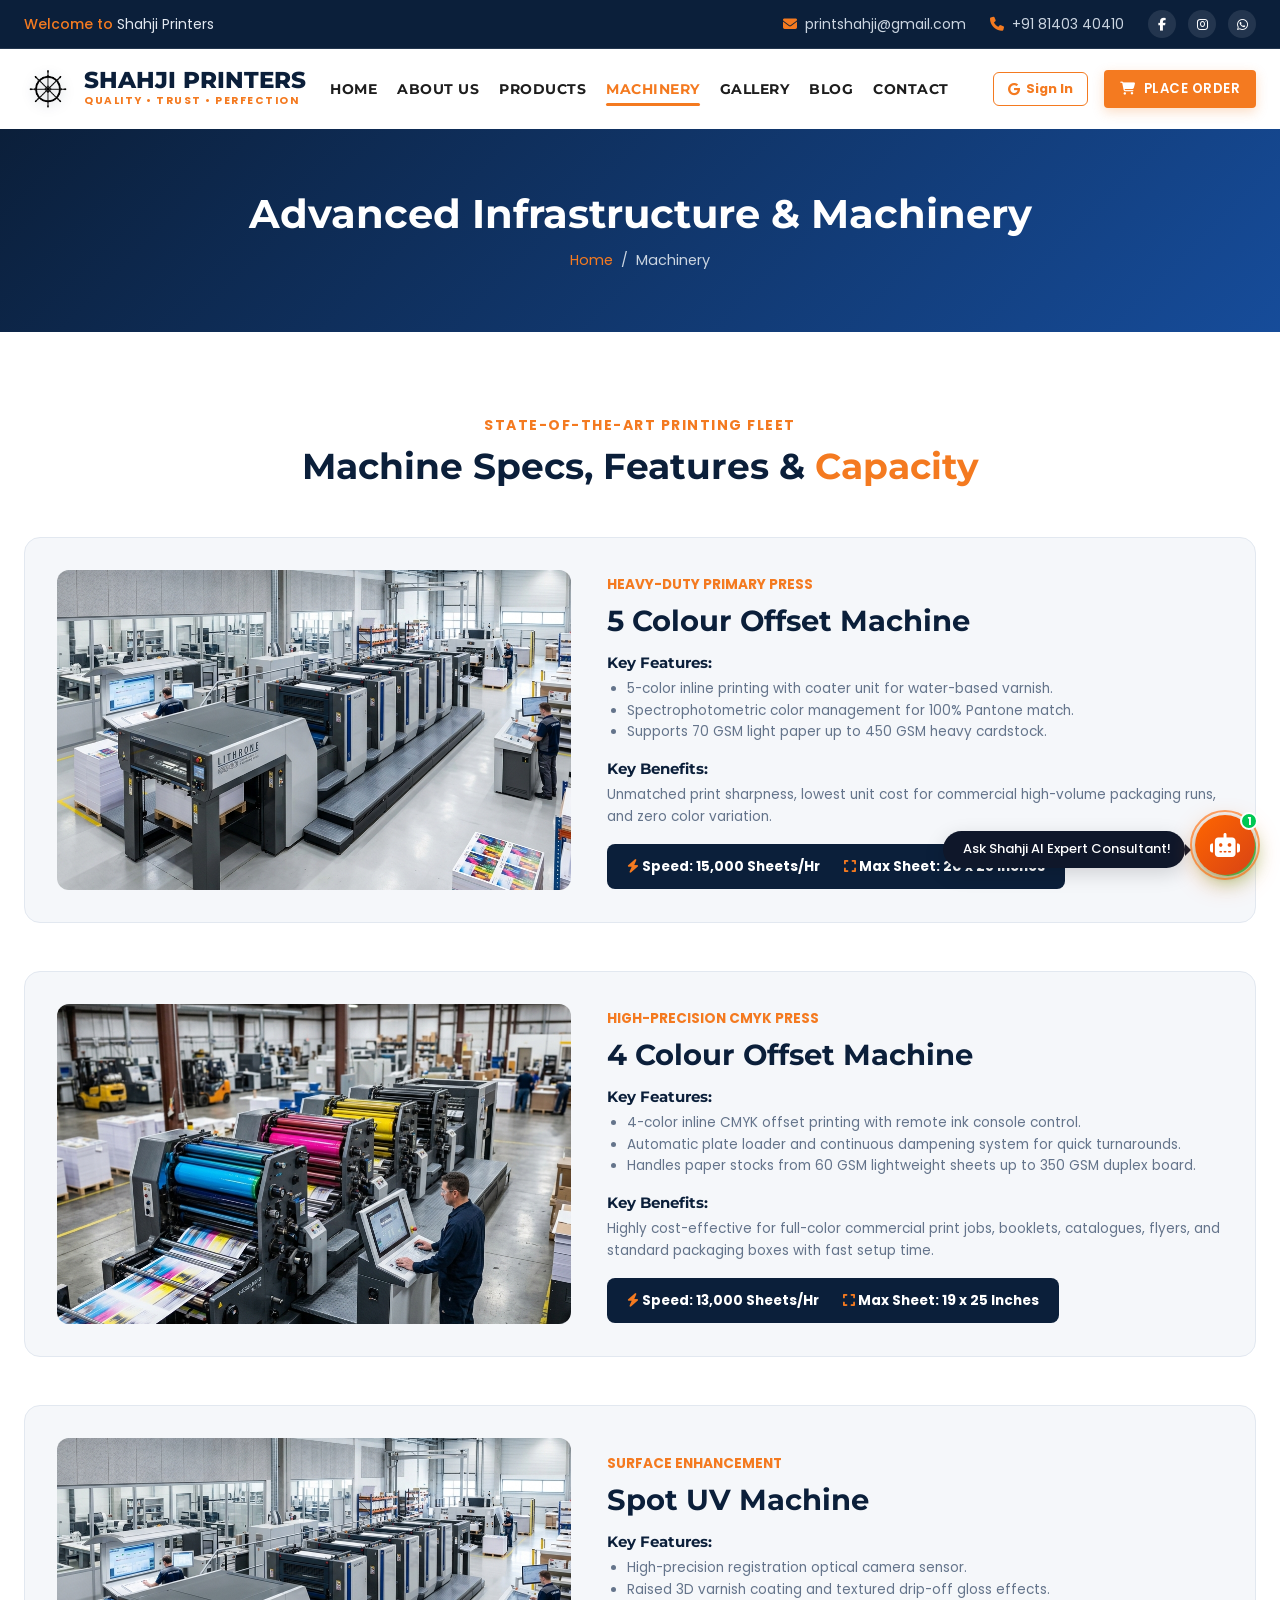
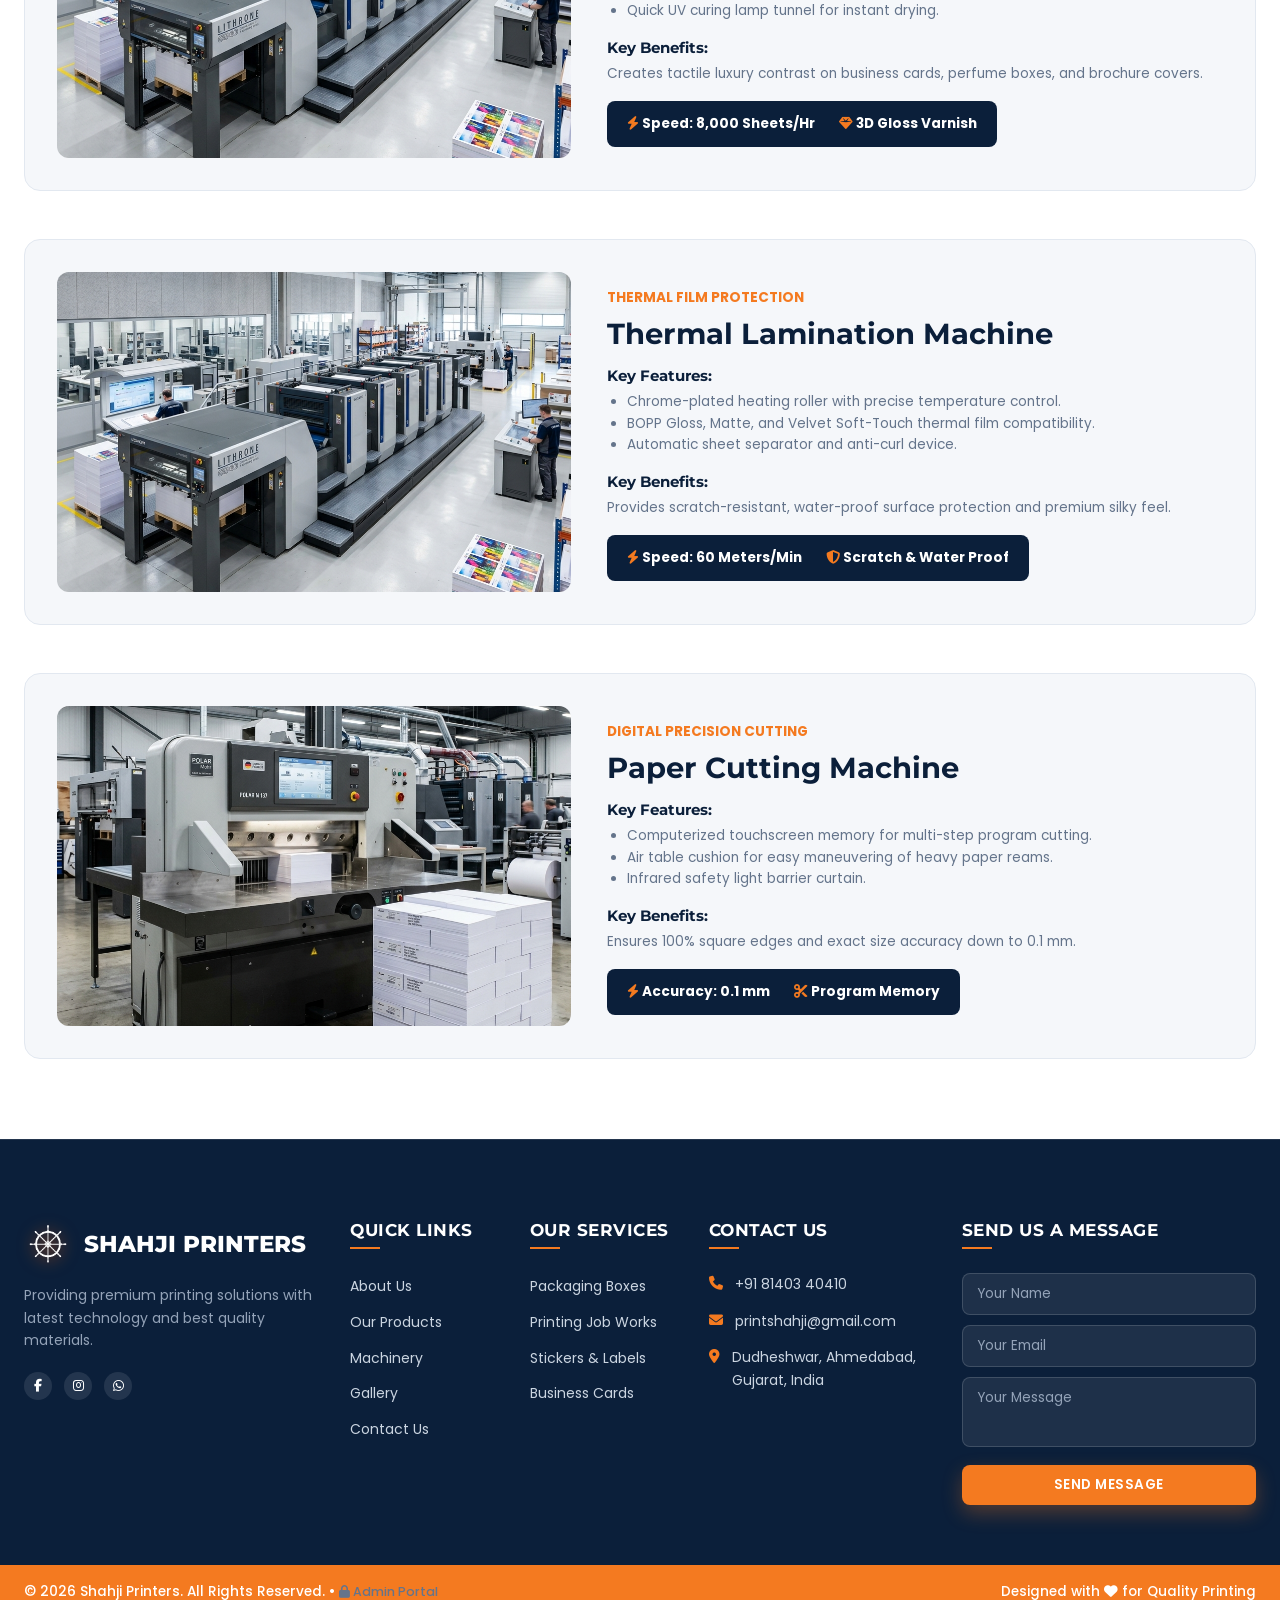
<file: machinery.html>
<!DOCTYPE html>
<html lang="en">
<head>
  <meta charset="UTF-8">
  <meta name="viewport" content="width=device-width, initial-scale=1.0">
  <title>Modern Machinery | Shahji Printers - Features, Benefits & Production Capacity</title>
  <meta name="description" content="Explore Shahji Printers modern printing fleet: 5-Colour Offset Press, Spot UV, Lamination, and Paper Cutting machines with features and output capacity.">
  
  <meta property="og:title" content="Shahji Printers Machinery Fleet">
  <meta property="og:description" content="Advanced Japanese 5-Colour offset press, 3D Spot UV, thermal laminators, and high-speed paper cutters.">
  <meta property="og:image" content="images/hero/hero_offset_press.png">

  <link rel="icon" type="image/png" href="images/logo/logo.png">
  <link rel="stylesheet" href="https://cdnjs.cloudflare.com/ajax/libs/font-awesome/6.4.0/css/all.min.css">
  <link rel="stylesheet" href="css/style.css">
  <link rel="stylesheet" href="css/responsive.css">
  <link rel="stylesheet" href="css/animations.css">
  <link rel="stylesheet" href="css/chatbot.css">
</head>
<body>

  <!-- Top Bar -->
  <div class="top-bar">
    <div class="container top-bar-content">
      <div class="top-bar-left"><span>Welcome to</span> Shahji Printers</div>
      <div class="top-bar-right">
        <a href="mailto:printshahji@gmail.com" class="top-info-item"><i class="fas fa-envelope"></i> printshahji@gmail.com</a>
        <a href="tel:+918140340410" class="top-info-item"><i class="fas fa-phone"></i> +91 81403 40410</a>
        <div class="social-links">
          <a href="#" class="social-icon-btn"><i class="fab fa-facebook-f"></i></a>
          <a href="#" class="social-icon-btn"><i class="fab fa-instagram"></i></a>
          <a href="https://wa.me/918140340410" target="_blank" class="social-icon-btn"><i class="fab fa-whatsapp"></i></a>
        </div>
      </div>
    </div>
  </div>

  <!-- Header -->
  <header class="site-header">
    <div class="container header-container">
      <a href="index.html" class="brand-logo">
        <div class="logo-badge"><img src="images/logo/logo.png" alt="Shahji Printers Logo"></div>
        <div class="logo-text">
          <span class="logo-title">SHAHJI PRINTERS</span>
          <span class="logo-tagline">Quality • Trust • Perfection</span>
        </div>
      </a>

      <nav class="main-nav">
        <ul class="nav-list">
          <li><a href="index.html" class="nav-link">Home</a></li>
          <li><a href="about.html" class="nav-link">About Us</a></li>
          <li><a href="products.html" class="nav-link">Products</a></li>
          <li><a href="machinery.html" class="nav-link active">Machinery</a></li>
          <li><a href="gallery.html" class="nav-link">Gallery</a></li>
          <li><a href="blog.html" class="nav-link">Blog</a></li>
          <li><a href="contact.html" class="nav-link">Contact</a></li>
        </ul>
      </nav>

      <div class="header-actions">
        <div id="headerAuthBtnSlot">
          <button type="button" class="btn-header-signin" id="hdrSignInBtn" onclick="window.ShahjiAuth && window.ShahjiAuth.openModal()">
            <i class="fab fa-google"></i> <span>Sign In</span>
          </button>
        </div>
        <a href="configurator.html" class="btn btn-orange btn-sm nav-cta-btn">
          <i class="fas fa-shopping-cart"></i> Place Order
        </a>
      </div>
      <button class="mobile-nav-toggle"><i class="fas fa-bars"></i></button>
    </div>
  </header>

  <!-- Page Banner -->
  <div class="page-banner">
    <div class="container">
      <h1>Advanced Infrastructure & Machinery</h1>
      <div class="breadcrumb"><a href="index.html">Home</a> / <span>Machinery</span></div>
    </div>
  </div>

  <!-- Detailed 5 Machinery Section -->
  <section style="padding: 80px 0;" class="reveal-on-scroll">
    <div class="container">
      <div class="section-title-wrapper">
        <span class="section-subtitle">State-of-the-Art Printing Fleet</span>
        <h2 class="section-title">Machine Specs, Features & <span class="highlight">Capacity</span></h2>
      </div>

      <div style="display: flex; flex-direction: column; gap: 48px;">
        
        <!-- Machine 1 -->
        <div style="display: grid; grid-template-columns: 1fr 1.2fr; gap: 36px; background: var(--bg-light); border-radius: var(--radius-lg); padding: 32px; border: 1px solid var(--border-light); align-items: center;">
          <img src="images/hero/hero_offset_press.png" alt="5 Colour Offset Machine" style="border-radius: var(--radius-md); width: 100%; height: 320px; object-fit: cover;">
          <div>
            <span style="color: var(--accent-orange); font-weight: 700; font-size: 0.85rem; text-transform: uppercase;">Heavy-Duty Primary Press</span>
            <h3 style="font-size: 1.8rem; margin: 6px 0 14px 0; color: var(--primary-navy);">5 Colour Offset Machine</h3>
            
            <div style="margin-bottom: 16px;">
              <h4 style="font-size: 0.95rem; color: var(--primary-navy); margin-bottom: 6px;">Key Features:</h4>
              <ul style="font-size: 0.85rem; color: var(--text-muted); list-style: disc; padding-left: 20px;">
                <li>5-color inline printing with coater unit for water-based varnish.</li>
                <li>Spectrophotometric color management for 100% Pantone match.</li>
                <li>Supports 70 GSM light paper up to 450 GSM heavy cardstock.</li>
              </ul>
            </div>

            <div style="margin-bottom: 16px;">
              <h4 style="font-size: 0.95rem; color: var(--primary-navy); margin-bottom: 6px;">Key Benefits:</h4>
              <p style="font-size: 0.85rem; color: var(--text-muted);">Unmatched print sharpness, lowest unit cost for commercial high-volume packaging runs, and zero color variation.</p>
            </div>

            <div style="background: var(--primary-navy); color: var(--bg-white); padding: 12px 20px; border-radius: var(--radius-sm); display: inline-flex; gap: 24px; font-size: 0.85rem; font-weight: 700;">
              <span><i class="fas fa-bolt" style="color: var(--accent-orange);"></i> Speed: 15,000 Sheets/Hr</span>
              <span><i class="fas fa-expand" style="color: var(--accent-orange);"></i> Max Sheet: 20 x 28 Inches</span>
            </div>
          </div>
        </div>

        <!-- Machine 2: 4 Colour Offset Machine -->
        <div style="display: grid; grid-template-columns: 1fr 1.2fr; gap: 36px; background: var(--bg-light); border-radius: var(--radius-lg); padding: 32px; border: 1px solid var(--border-light); align-items: center;">
          <img src="images/machinery/four_color_offset.png" alt="4 Colour Offset Machine" style="border-radius: var(--radius-md); width: 100%; height: 320px; object-fit: cover;">
          <div>
            <span style="color: var(--accent-orange); font-weight: 700; font-size: 0.85rem; text-transform: uppercase;">High-Precision CMYK Press</span>
            <h3 style="font-size: 1.8rem; margin: 6px 0 14px 0; color: var(--primary-navy);">4 Colour Offset Machine</h3>
            
            <div style="margin-bottom: 16px;">
              <h4 style="font-size: 0.95rem; color: var(--primary-navy); margin-bottom: 6px;">Key Features:</h4>
              <ul style="font-size: 0.85rem; color: var(--text-muted); list-style: disc; padding-left: 20px;">
                <li>4-color inline CMYK offset printing with remote ink console control.</li>
                <li>Automatic plate loader and continuous dampening system for quick turnarounds.</li>
                <li>Handles paper stocks from 60 GSM lightweight sheets up to 350 GSM duplex board.</li>
              </ul>
            </div>

            <div style="margin-bottom: 16px;">
              <h4 style="font-size: 0.95rem; color: var(--primary-navy); margin-bottom: 6px;">Key Benefits:</h4>
              <p style="font-size: 0.85rem; color: var(--text-muted);">Highly cost-effective for full-color commercial print jobs, booklets, catalogues, flyers, and standard packaging boxes with fast setup time.</p>
            </div>

            <div style="background: var(--primary-navy); color: var(--bg-white); padding: 12px 20px; border-radius: var(--radius-sm); display: inline-flex; gap: 24px; font-size: 0.85rem; font-weight: 700;">
              <span><i class="fas fa-bolt" style="color: var(--accent-orange);"></i> Speed: 13,000 Sheets/Hr</span>
              <span><i class="fas fa-expand" style="color: var(--accent-orange);"></i> Max Sheet: 19 x 25 Inches</span>
            </div>
          </div>
        </div>

        <!-- Machine 2 -->
        <div style="display: grid; grid-template-columns: 1fr 1.2fr; gap: 36px; background: var(--bg-light); border-radius: var(--radius-lg); padding: 32px; border: 1px solid var(--border-light); align-items: center;">
          <img src="images/machinery/offset_press.png" alt="Spot UV Machine" style="border-radius: var(--radius-md); width: 100%; height: 320px; object-fit: cover;">
          <div>
            <span style="color: var(--accent-orange); font-weight: 700; font-size: 0.85rem; text-transform: uppercase;">Surface Enhancement</span>
            <h3 style="font-size: 1.8rem; margin: 6px 0 14px 0; color: var(--primary-navy);">Spot UV Machine</h3>
            
            <div style="margin-bottom: 16px;">
              <h4 style="font-size: 0.95rem; color: var(--primary-navy); margin-bottom: 6px;">Key Features:</h4>
              <ul style="font-size: 0.85rem; color: var(--text-muted); list-style: disc; padding-left: 20px;">
                <li>High-precision registration optical camera sensor.</li>
                <li>Raised 3D varnish coating and textured drip-off gloss effects.</li>
                <li>Quick UV curing lamp tunnel for instant drying.</li>
              </ul>
            </div>

            <div style="margin-bottom: 16px;">
              <h4 style="font-size: 0.95rem; color: var(--primary-navy); margin-bottom: 6px;">Key Benefits:</h4>
              <p style="font-size: 0.85rem; color: var(--text-muted);">Creates tactile luxury contrast on business cards, perfume boxes, and brochure covers.</p>
            </div>

            <div style="background: var(--primary-navy); color: var(--bg-white); padding: 12px 20px; border-radius: var(--radius-sm); display: inline-flex; gap: 24px; font-size: 0.85rem; font-weight: 700;">
              <span><i class="fas fa-bolt" style="color: var(--accent-orange);"></i> Speed: 8,000 Sheets/Hr</span>
              <span><i class="fas fa-gem" style="color: var(--accent-orange);"></i> 3D Gloss Varnish</span>
            </div>
          </div>
        </div>

        <!-- Machine 4 -->
        <div style="display: grid; grid-template-columns: 1fr 1.2fr; gap: 36px; background: var(--bg-light); border-radius: var(--radius-lg); padding: 32px; border: 1px solid var(--border-light); align-items: center;">
          <img src="images/hero/hero_offset_press.png" alt="Lamination Machine" style="border-radius: var(--radius-md); width: 100%; height: 320px; object-fit: cover;">
          <div>
            <span style="color: var(--accent-orange); font-weight: 700; font-size: 0.85rem; text-transform: uppercase;">Thermal Film Protection</span>
            <h3 style="font-size: 1.8rem; margin: 6px 0 14px 0; color: var(--primary-navy);">Thermal Lamination Machine</h3>
            
            <div style="margin-bottom: 16px;">
              <h4 style="font-size: 0.95rem; color: var(--primary-navy); margin-bottom: 6px;">Key Features:</h4>
              <ul style="font-size: 0.85rem; color: var(--text-muted); list-style: disc; padding-left: 20px;">
                <li>Chrome-plated heating roller with precise temperature control.</li>
                <li>BOPP Gloss, Matte, and Velvet Soft-Touch thermal film compatibility.</li>
                <li>Automatic sheet separator and anti-curl device.</li>
              </ul>
            </div>

            <div style="margin-bottom: 16px;">
              <h4 style="font-size: 0.95rem; color: var(--primary-navy); margin-bottom: 6px;">Key Benefits:</h4>
              <p style="font-size: 0.85rem; color: var(--text-muted);">Provides scratch-resistant, water-proof surface protection and premium silky feel.</p>
            </div>

            <div style="background: var(--primary-navy); color: var(--bg-white); padding: 12px 20px; border-radius: var(--radius-sm); display: inline-flex; gap: 24px; font-size: 0.85rem; font-weight: 700;">
              <span><i class="fas fa-bolt" style="color: var(--accent-orange);"></i> Speed: 60 Meters/Min</span>
              <span><i class="fas fa-shield-alt" style="color: var(--accent-orange);"></i> Scratch & Water Proof</span>
            </div>
          </div>
        </div>

        <!-- Machine 5 -->
        <div style="display: grid; grid-template-columns: 1fr 1.2fr; gap: 36px; background: var(--bg-light); border-radius: var(--radius-lg); padding: 32px; border: 1px solid var(--border-light); align-items: center;">
          <img src="images/machinery/paper_cutting_machine.png" alt="Paper Cutting Machine" style="border-radius: var(--radius-md); width: 100%; height: 320px; object-fit: cover;">
          <div>
            <span style="color: var(--accent-orange); font-weight: 700; font-size: 0.85rem; text-transform: uppercase;">Digital Precision Cutting</span>
            <h3 style="font-size: 1.8rem; margin: 6px 0 14px 0; color: var(--primary-navy);">Paper Cutting Machine</h3>
            
            <div style="margin-bottom: 16px;">
              <h4 style="font-size: 0.95rem; color: var(--primary-navy); margin-bottom: 6px;">Key Features:</h4>
              <ul style="font-size: 0.85rem; color: var(--text-muted); list-style: disc; padding-left: 20px;">
                <li>Computerized touchscreen memory for multi-step program cutting.</li>
                <li>Air table cushion for easy maneuvering of heavy paper reams.</li>
                <li>Infrared safety light barrier curtain.</li>
              </ul>
            </div>

            <div style="margin-bottom: 16px;">
              <h4 style="font-size: 0.95rem; color: var(--primary-navy); margin-bottom: 6px;">Key Benefits:</h4>
              <p style="font-size: 0.85rem; color: var(--text-muted);">Ensures 100% square edges and exact size accuracy down to 0.1 mm.</p>
            </div>

            <div style="background: var(--primary-navy); color: var(--bg-white); padding: 12px 20px; border-radius: var(--radius-sm); display: inline-flex; gap: 24px; font-size: 0.85rem; font-weight: 700;">
              <span><i class="fas fa-bolt" style="color: var(--accent-orange);"></i> Accuracy: 0.1 mm</span>
              <span><i class="fas fa-cut" style="color: var(--accent-orange);"></i> Program Memory</span>
            </div>
          </div>
        </div>

      </div>
    </div>
  </section>

  <!-- Footer -->
  <footer class="site-footer">
    <div class="container">
      <div class="footer-top-grid">
        <div class="footer-col footer-about">
          <a href="index.html" class="brand-logo" style="margin-bottom: 16px;">
            <div class="logo-badge"><img src="images/logo/logo.png" alt="Shahji Printers Logo"></div>
            <div class="logo-text"><span class="logo-title text-white">SHAHJI PRINTERS</span></div>
          </a>
          <p>Providing premium printing solutions with latest technology and best quality materials.</p>
          <div class="social-links">
            <a href="#" class="social-icon-btn"><i class="fab fa-facebook-f"></i></a>
            <a href="#" class="social-icon-btn"><i class="fab fa-instagram"></i></a>
            <a href="https://wa.me/918140340410" target="_blank" class="social-icon-btn"><i class="fab fa-whatsapp"></i></a>
          </div>
        </div>

        <div class="footer-col">
          <h4 class="footer-col-title">Quick Links</h4>
          <ul class="footer-links">
            <li><a href="about.html">About Us</a></li>
            <li><a href="products.html">Our Products</a></li>
            <li><a href="machinery.html">Machinery</a></li>
            <li><a href="gallery.html">Gallery</a></li>
            <li><a href="contact.html">Contact Us</a></li>
          </ul>
        </div>

        <div class="footer-col">
          <h4 class="footer-col-title">Our Services</h4>
          <ul class="footer-links">
            <li><a href="products.html#packaging">Packaging Boxes</a></li>
            <li><a href="products.html#jobworks">Printing Job Works</a></li>
            <li><a href="products.html#stickers">Stickers & Labels</a></li>
            <li><a href="products.html#cards">Business Cards</a></li>
          </ul>
        </div>

        <div class="footer-col">
          <h4 class="footer-col-title">Contact Us</h4>
          <div class="footer-contact-item"><i class="fas fa-phone"></i><span>+91 81403 40410</span></div>
          <div class="footer-contact-item"><i class="fas fa-envelope"></i><span>printshahji@gmail.com</span></div>
          <div class="footer-contact-item"><i class="fas fa-map-marker-alt"></i><span>Dudheshwar, Ahmedabad, Gujarat, India</span></div>
        </div>

        <div class="footer-col">
          <h4 class="footer-col-title">Send Us A Message</h4>
          <form id="footerMsgForm" class="footer-form">
            <input type="text" placeholder="Your Name" required>
            <input type="email" placeholder="Your Email" required>
            <textarea placeholder="Your Message" required></textarea>
            <button type="submit" class="btn btn-orange">SEND MESSAGE</button>
          </form>
        </div>
      </div>
    </div>

    <div class="copyright-bar">
      <div class="container copyright-content">
        <div>© 2026 Shahji Printers. All Rights Reserved. • <a href="admin-orders.html" style="color: #64748b; font-size: 0.78rem; text-decoration: none;" title="Private Owner Admin Portal"><i class="fas fa-lock"></i> Admin Portal</a></div>
        <div>Designed with <i class="fas fa-heart"></i> for Quality Printing</div>
      </div>
    </div>
  </footer>

  <!-- Floating Buttons -->
  <a href="https://wa.me/918140340410" target="_blank" class="whatsapp-float"><i class="fab fa-whatsapp"></i></a>
  <button id="scrollTopBtn" class="scroll-top-btn"><i class="fas fa-arrow-up"></i></button>

  <!-- Quote Modal -->
  <div class="modal-backdrop" id="quoteModal">
    <div class="modal-card">
      <button class="modal-close-btn">&times;</button>
      <div class="modal-header">
        <h3>Request A Quick Quote</h3>
        <p>Fill out the details below and our team will get back to you within 2 hours.</p>
      </div>
      <form id="quoteForm">
        <div class="form-group"><label>Full Name *</label><input type="text" class="form-control" required></div>
        <div class="form-group"><label>Phone / WhatsApp Number *</label><input type="tel" class="form-control" required></div>
        <div class="form-group">
          <label>Select Service *</label>
          <select class="form-control" required>
            <option value="Packaging Boxes">Packaging Boxes</option>
            <option value="Printing Job Works">Printing Job Works</option>
            <option value="Stickers & Labels">Stickers & Labels</option>
            <option value="Brochures">Brochures</option>
            <option value="Business Cards">Business Cards</option>
          </select>
        </div>
        <div class="form-group"><label>Project Details & Quantity *</label><textarea class="form-control" required></textarea></div>
        <button type="submit" class="btn btn-orange" style="width: 100%;">Submit Quote Request</button>
      </form>
    </div>
  </div>

  <script src="js/auth.js"></script>
  <script src="js/script.js"></script>
  <script src="js/chatbot.js" defer></script>
</body>
</html>
</file>
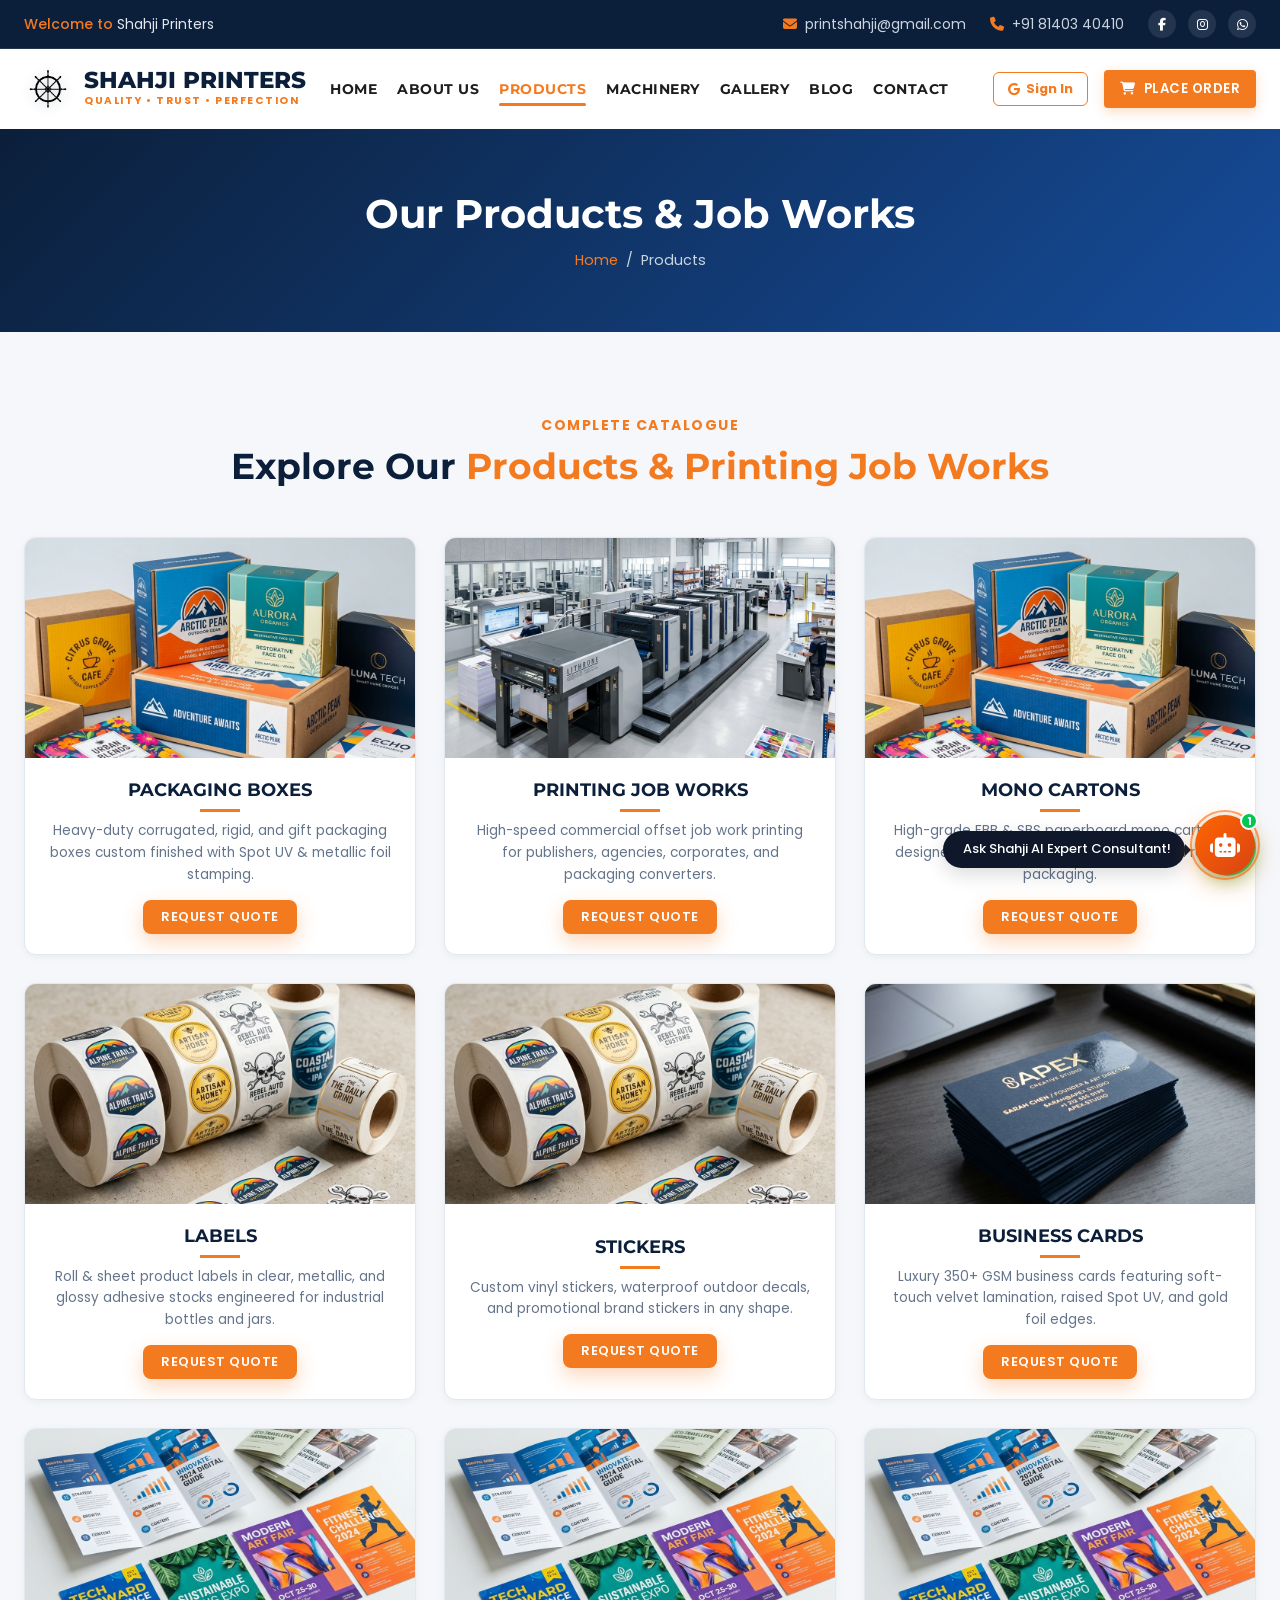
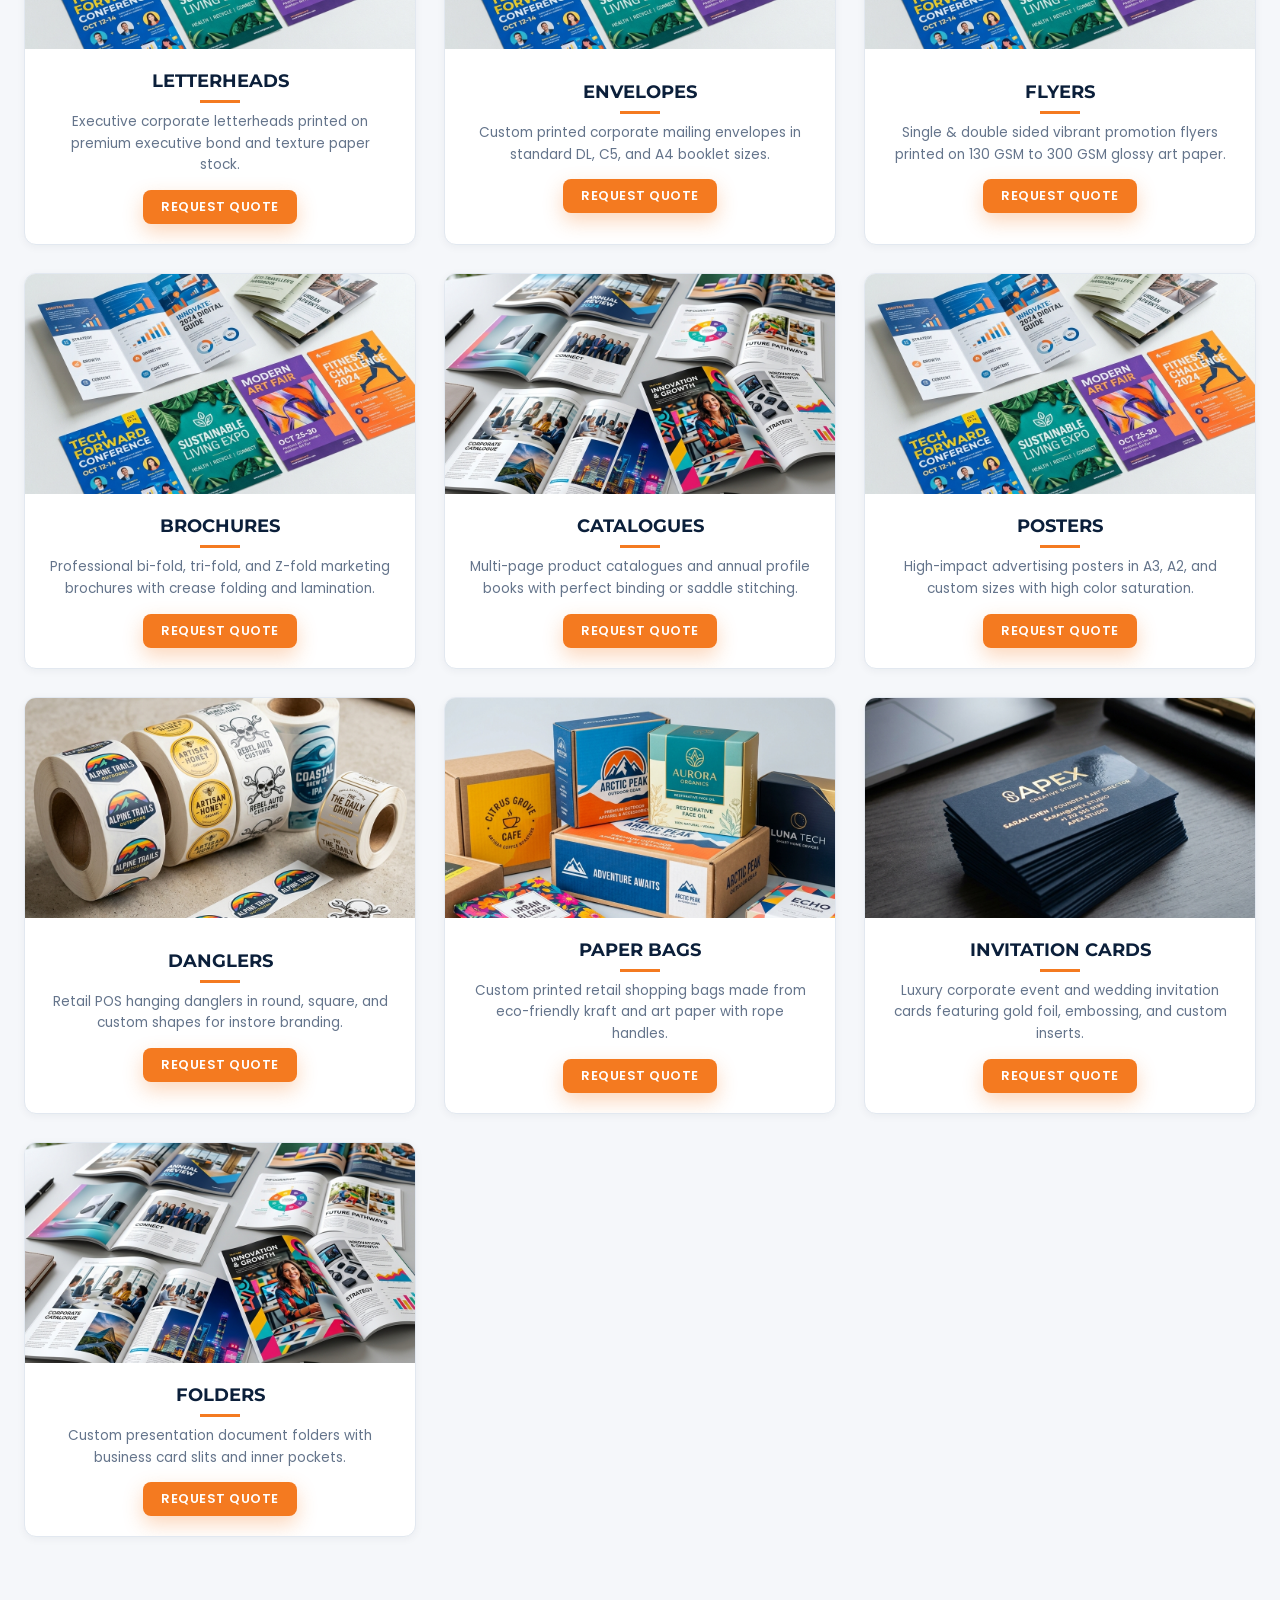
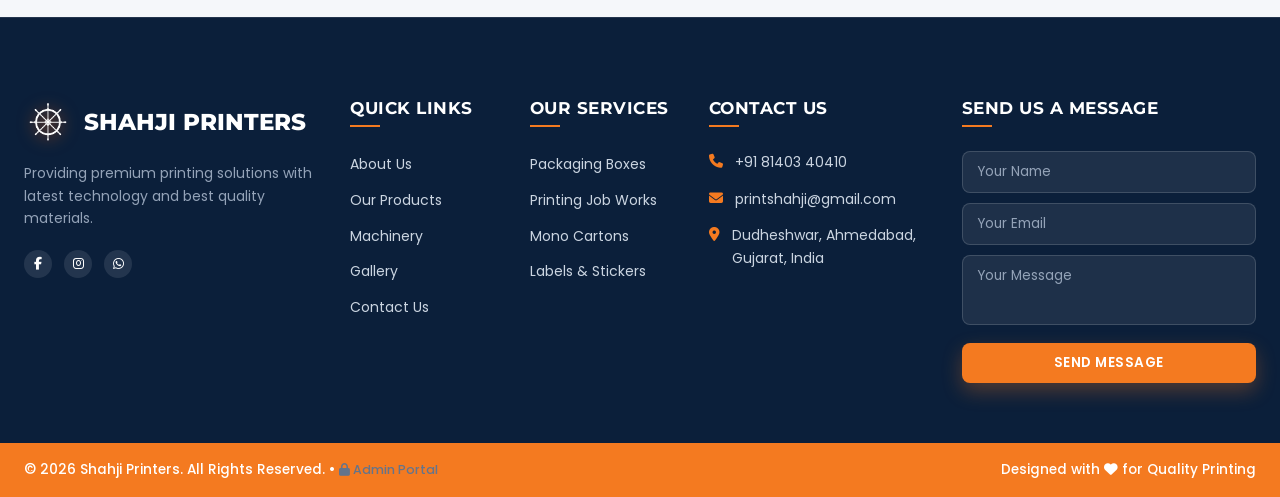
<file: products.html>
<!DOCTYPE html>
<html lang="en">
<head>
  <meta charset="UTF-8">
  <meta name="viewport" content="width=device-width, initial-scale=1.0">
  <title>Products Catalogue | Shahji Printers - Premium Printing Solutions & Job Works</title>
  <meta name="description" content="Browse Shahji Printers full catalogue of premium products & job works: Packaging Boxes, Mono Cartons, Printing Job Works, Labels, Stickers, Business Cards, Letterheads, Envelopes, Flyers, Brochures, Catalogues, Posters, Danglers, Paper Bags, Invitation Cards, and Folders.">
  
  <meta property="og:title" content="Shahji Printers Products - Custom Printing & Packaging">
  <meta property="og:description" content="Packaging boxes, vinyl stickers, printing job works, corporate business cards, catalogs, brochures, paper bags and corporate stationery.">
  <meta property="og:image" content="images/products/packaging_boxes.png">

  <link rel="icon" type="image/png" href="images/logo/logo.png">
  <link rel="stylesheet" href="https://cdnjs.cloudflare.com/ajax/libs/font-awesome/6.4.0/css/all.min.css">
  <link rel="stylesheet" href="css/style.css">
  <link rel="stylesheet" href="css/responsive.css">
  <link rel="stylesheet" href="css/animations.css">
  <link rel="stylesheet" href="css/chatbot.css">
</head>
<body>

  <!-- Top Bar -->
  <div class="top-bar">
    <div class="container top-bar-content">
      <div class="top-bar-left"><span>Welcome to</span> Shahji Printers</div>
      <div class="top-bar-right">
        <a href="mailto:printshahji@gmail.com" class="top-info-item"><i class="fas fa-envelope"></i> printshahji@gmail.com</a>
        <a href="tel:+918140340410" class="top-info-item"><i class="fas fa-phone"></i> +91 81403 40410</a>
        <div class="social-links">
          <a href="#" class="social-icon-btn"><i class="fab fa-facebook-f"></i></a>
          <a href="#" class="social-icon-btn"><i class="fab fa-instagram"></i></a>
          <a href="https://wa.me/918140340410" target="_blank" class="social-icon-btn"><i class="fab fa-whatsapp"></i></a>
        </div>
      </div>
    </div>
  </div>

  <!-- Header -->
  <header class="site-header">
    <div class="container header-container">
      <a href="index.html" class="brand-logo">
        <div class="logo-badge"><img src="images/logo/logo.png" alt="Shahji Printers Logo"></div>
        <div class="logo-text">
          <span class="logo-title">SHAHJI PRINTERS</span>
          <span class="logo-tagline">Quality • Trust • Perfection</span>
        </div>
      </a>

      <nav class="main-nav">
        <ul class="nav-list">
          <li><a href="index.html" class="nav-link">Home</a></li>
          <li><a href="about.html" class="nav-link">About Us</a></li>
          <li><a href="products.html" class="nav-link active">Products</a></li>
          <li><a href="machinery.html" class="nav-link">Machinery</a></li>
          <li><a href="gallery.html" class="nav-link">Gallery</a></li>
          <li><a href="blog.html" class="nav-link">Blog</a></li>
          <li><a href="contact.html" class="nav-link">Contact</a></li>
        </ul>
      </nav>

      <div class="header-actions">
        <div id="headerAuthBtnSlot">
          <button type="button" class="btn-header-signin" id="hdrSignInBtn" onclick="window.ShahjiAuth && window.ShahjiAuth.openModal()">
            <i class="fab fa-google"></i> <span>Sign In</span>
          </button>
        </div>
        <a href="configurator.html" class="btn btn-orange btn-sm nav-cta-btn">
          <i class="fas fa-shopping-cart"></i> Place Order
        </a>
      </div>
      <button class="mobile-nav-toggle"><i class="fas fa-bars"></i></button>
    </div>
  </header>

  <!-- Page Banner -->
  <div class="page-banner">
    <div class="container">
      <h1>Our Products & Job Works</h1>
      <div class="breadcrumb"><a href="index.html">Home</a> / <span>Products</span></div>
    </div>
  </div>

  <!-- Products Section -->
  <section class="products-section reveal-on-scroll" style="padding: 80px 0;">
    <div class="container">
      <div class="section-title-wrapper">
        <span class="section-subtitle">Complete Catalogue</span>
        <h2 class="section-title">Explore Our <span class="highlight">Products & Printing Job Works</span></h2>
      </div>

      <div class="product-grid" style="grid-template-columns: repeat(3, 1fr); gap: 28px;">
        
        <!-- Product 1 -->
        <div class="product-card zoom-hover-container" id="packaging">
          <div class="product-image-container">
            <img src="images/products/packaging_boxes.png" alt="Packaging Boxes" class="zoom-hover-img">
          </div>
          <div class="product-card-body">
            <h3 class="product-title">Packaging Boxes</h3>
            <p style="font-size: 0.85rem; color: var(--text-muted); margin-bottom: 14px;">Heavy-duty corrugated, rigid, and gift packaging boxes custom finished with Spot UV & metallic foil stamping.</p>
            <button class="btn btn-orange open-quote-modal" style="padding: 8px 18px; font-size: 0.8rem;">Request Quote</button>
          </div>
        </div>

        <!-- Product 2 (JOB WORKS) -->
        <div class="product-card zoom-hover-container" id="jobworks">
          <div class="product-image-container">
            <img src="images/hero/hero_offset_press.png" alt="Printing Job Works" class="zoom-hover-img">
          </div>
          <div class="product-card-body">
            <h3 class="product-title">Printing Job Works</h3>
            <p style="font-size: 0.85rem; color: var(--text-muted); margin-bottom: 14px;">High-speed commercial offset job work printing for publishers, agencies, corporates, and packaging converters.</p>
            <button class="btn btn-orange open-quote-modal" style="padding: 8px 18px; font-size: 0.8rem;">Request Quote</button>
          </div>
        </div>

        <!-- Product 3 -->
        <div class="product-card zoom-hover-container" id="monocartons">
          <div class="product-image-container">
            <img src="images/products/packaging_boxes.png" alt="Mono Cartons" class="zoom-hover-img">
          </div>
          <div class="product-card-body">
            <h3 class="product-title">Mono Cartons</h3>
            <p style="font-size: 0.85rem; color: var(--text-muted); margin-bottom: 14px;">High-grade FBB & SBS paperboard mono cartons designed for pharma, cosmetics, and food retail packaging.</p>
            <button class="btn btn-orange open-quote-modal" style="padding: 8px 18px; font-size: 0.8rem;">Request Quote</button>
          </div>
        </div>

        <!-- Product 4 -->
        <div class="product-card zoom-hover-container" id="labels">
          <div class="product-image-container">
            <img src="images/products/stickers_labels.png" alt="Labels" class="zoom-hover-img">
          </div>
          <div class="product-card-body">
            <h3 class="product-title">Labels</h3>
            <p style="font-size: 0.85rem; color: var(--text-muted); margin-bottom: 14px;">Roll & sheet product labels in clear, metallic, and glossy adhesive stocks engineered for industrial bottles and jars.</p>
            <button class="btn btn-orange open-quote-modal" style="padding: 8px 18px; font-size: 0.8rem;">Request Quote</button>
          </div>
        </div>

        <!-- Product 5 -->
        <div class="product-card zoom-hover-container" id="stickers">
          <div class="product-image-container">
            <img src="images/products/stickers_labels.png" alt="Stickers" class="zoom-hover-img">
          </div>
          <div class="product-card-body">
            <h3 class="product-title">Stickers</h3>
            <p style="font-size: 0.85rem; color: var(--text-muted); margin-bottom: 14px;">Custom vinyl stickers, waterproof outdoor decals, and promotional brand stickers in any shape.</p>
            <button class="btn btn-orange open-quote-modal" style="padding: 8px 18px; font-size: 0.8rem;">Request Quote</button>
          </div>
        </div>

        <!-- Product 6 -->
        <div class="product-card zoom-hover-container" id="cards">
          <div class="product-image-container">
            <img src="images/products/business_cards.png" alt="Business Cards" class="zoom-hover-img">
          </div>
          <div class="product-card-body">
            <h3 class="product-title">Business Cards</h3>
            <p style="font-size: 0.85rem; color: var(--text-muted); margin-bottom: 14px;">Luxury 350+ GSM business cards featuring soft-touch velvet lamination, raised Spot UV, and gold foil edges.</p>
            <button class="btn btn-orange open-quote-modal" style="padding: 8px 18px; font-size: 0.8rem;">Request Quote</button>
          </div>
        </div>

        <!-- Product 7 -->
        <div class="product-card zoom-hover-container" id="letterheads">
          <div class="product-image-container">
            <img src="images/products/brochures_flyers.png" alt="Letterheads" class="zoom-hover-img">
          </div>
          <div class="product-card-body">
            <h3 class="product-title">Letterheads</h3>
            <p style="font-size: 0.85rem; color: var(--text-muted); margin-bottom: 14px;">Executive corporate letterheads printed on premium executive bond and texture paper stock.</p>
            <button class="btn btn-orange open-quote-modal" style="padding: 8px 18px; font-size: 0.8rem;">Request Quote</button>
          </div>
        </div>

        <!-- Product 8 -->
        <div class="product-card zoom-hover-container" id="envelopes">
          <div class="product-image-container">
            <img src="images/products/brochures_flyers.png" alt="Envelopes" class="zoom-hover-img">
          </div>
          <div class="product-card-body">
            <h3 class="product-title">Envelopes</h3>
            <p style="font-size: 0.85rem; color: var(--text-muted); margin-bottom: 14px;">Custom printed corporate mailing envelopes in standard DL, C5, and A4 booklet sizes.</p>
            <button class="btn btn-orange open-quote-modal" style="padding: 8px 18px; font-size: 0.8rem;">Request Quote</button>
          </div>
        </div>

        <!-- Product 9 -->
        <div class="product-card zoom-hover-container" id="flyers">
          <div class="product-image-container">
            <img src="images/products/brochures_flyers.png" alt="Flyers" class="zoom-hover-img">
          </div>
          <div class="product-card-body">
            <h3 class="product-title">Flyers</h3>
            <p style="font-size: 0.85rem; color: var(--text-muted); margin-bottom: 14px;">Single & double sided vibrant promotion flyers printed on 130 GSM to 300 GSM glossy art paper.</p>
            <button class="btn btn-orange open-quote-modal" style="padding: 8px 18px; font-size: 0.8rem;">Request Quote</button>
          </div>
        </div>

        <!-- Product 10 -->
        <div class="product-card zoom-hover-container" id="brochures">
          <div class="product-image-container">
            <img src="images/products/brochures_flyers.png" alt="Brochures" class="zoom-hover-img">
          </div>
          <div class="product-card-body">
            <h3 class="product-title">Brochures</h3>
            <p style="font-size: 0.85rem; color: var(--text-muted); margin-bottom: 14px;">Professional bi-fold, tri-fold, and Z-fold marketing brochures with crease folding and lamination.</p>
            <button class="btn btn-orange open-quote-modal" style="padding: 8px 18px; font-size: 0.8rem;">Request Quote</button>
          </div>
        </div>

        <!-- Product 11 -->
        <div class="product-card zoom-hover-container" id="catalogues">
          <div class="product-image-container">
            <img src="images/products/catalogues.png" alt="Catalogues" class="zoom-hover-img">
          </div>
          <div class="product-card-body">
            <h3 class="product-title">Catalogues</h3>
            <p style="font-size: 0.85rem; color: var(--text-muted); margin-bottom: 14px;">Multi-page product catalogues and annual profile books with perfect binding or saddle stitching.</p>
            <button class="btn btn-orange open-quote-modal" style="padding: 8px 18px; font-size: 0.8rem;">Request Quote</button>
          </div>
        </div>

        <!-- Product 12 -->
        <div class="product-card zoom-hover-container" id="posters">
          <div class="product-image-container">
            <img src="images/products/brochures_flyers.png" alt="Posters" class="zoom-hover-img">
          </div>
          <div class="product-card-body">
            <h3 class="product-title">Posters</h3>
            <p style="font-size: 0.85rem; color: var(--text-muted); margin-bottom: 14px;">High-impact advertising posters in A3, A2, and custom sizes with high color saturation.</p>
            <button class="btn btn-orange open-quote-modal" style="padding: 8px 18px; font-size: 0.8rem;">Request Quote</button>
          </div>
        </div>

        <!-- Product 13 -->
        <div class="product-card zoom-hover-container" id="danglers">
          <div class="product-image-container">
            <img src="images/products/stickers_labels.png" alt="Danglers" class="zoom-hover-img">
          </div>
          <div class="product-card-body">
            <h3 class="product-title">Danglers</h3>
            <p style="font-size: 0.85rem; color: var(--text-muted); margin-bottom: 14px;">Retail POS hanging danglers in round, square, and custom shapes for instore branding.</p>
            <button class="btn btn-orange open-quote-modal" style="padding: 8px 18px; font-size: 0.8rem;">Request Quote</button>
          </div>
        </div>

        <!-- Product 14 -->
        <div class="product-card zoom-hover-container" id="bags">
          <div class="product-image-container">
            <img src="images/products/packaging_boxes.png" alt="Paper Bags" class="zoom-hover-img">
          </div>
          <div class="product-card-body">
            <h3 class="product-title">Paper Bags</h3>
            <p style="font-size: 0.85rem; color: var(--text-muted); margin-bottom: 14px;">Custom printed retail shopping bags made from eco-friendly kraft and art paper with rope handles.</p>
            <button class="btn btn-orange open-quote-modal" style="padding: 8px 18px; font-size: 0.8rem;">Request Quote</button>
          </div>
        </div>

        <!-- Product 15 -->
        <div class="product-card zoom-hover-container" id="invitations">
          <div class="product-image-container">
            <img src="images/products/business_cards.png" alt="Invitation Cards" class="zoom-hover-img">
          </div>
          <div class="product-card-body">
            <h3 class="product-title">Invitation Cards</h3>
            <p style="font-size: 0.85rem; color: var(--text-muted); margin-bottom: 14px;">Luxury corporate event and wedding invitation cards featuring gold foil, embossing, and custom inserts.</p>
            <button class="btn btn-orange open-quote-modal" style="padding: 8px 18px; font-size: 0.8rem;">Request Quote</button>
          </div>
        </div>

        <!-- Product 16 -->
        <div class="product-card zoom-hover-container" id="folders">
          <div class="product-image-container">
            <img src="images/products/catalogues.png" alt="Folders" class="zoom-hover-img">
          </div>
          <div class="product-card-body">
            <h3 class="product-title">Folders</h3>
            <p style="font-size: 0.85rem; color: var(--text-muted); margin-bottom: 14px;">Custom presentation document folders with business card slits and inner pockets.</p>
            <button class="btn btn-orange open-quote-modal" style="padding: 8px 18px; font-size: 0.8rem;">Request Quote</button>
          </div>
        </div>

      </div>
    </div>
  </section>

  <!-- Footer -->
  <footer class="site-footer">
    <div class="container">
      <div class="footer-top-grid">
        <div class="footer-col footer-about">
          <a href="index.html" class="brand-logo" style="margin-bottom: 16px;">
            <div class="logo-badge"><img src="images/logo/logo.png" alt="Shahji Printers Logo"></div>
            <div class="logo-text"><span class="logo-title text-white">SHAHJI PRINTERS</span></div>
          </a>
          <p>Providing premium printing solutions with latest technology and best quality materials.</p>
          <div class="social-links">
            <a href="#" class="social-icon-btn"><i class="fab fa-facebook-f"></i></a>
            <a href="#" class="social-icon-btn"><i class="fab fa-instagram"></i></a>
            <a href="https://wa.me/918140340410" target="_blank" class="social-icon-btn"><i class="fab fa-whatsapp"></i></a>
          </div>
        </div>

        <div class="footer-col">
          <h4 class="footer-col-title">Quick Links</h4>
          <ul class="footer-links">
            <li><a href="about.html">About Us</a></li>
            <li><a href="products.html">Our Products</a></li>
            <li><a href="machinery.html">Machinery</a></li>
            <li><a href="gallery.html">Gallery</a></li>
            <li><a href="contact.html">Contact Us</a></li>
          </ul>
        </div>

        <div class="footer-col">
          <h4 class="footer-col-title">Our Services</h4>
          <ul class="footer-links">
            <li><a href="products.html#packaging">Packaging Boxes</a></li>
            <li><a href="products.html#jobworks">Printing Job Works</a></li>
            <li><a href="products.html#monocartons">Mono Cartons</a></li>
            <li><a href="products.html#labels">Labels & Stickers</a></li>
          </ul>
        </div>

        <div class="footer-col">
          <h4 class="footer-col-title">Contact Us</h4>
          <div class="footer-contact-item"><i class="fas fa-phone"></i><span>+91 81403 40410</span></div>
          <div class="footer-contact-item"><i class="fas fa-envelope"></i><span>printshahji@gmail.com</span></div>
          <div class="footer-contact-item"><i class="fas fa-map-marker-alt"></i><span>Dudheshwar, Ahmedabad, Gujarat, India</span></div>
        </div>

        <div class="footer-col">
          <h4 class="footer-col-title">Send Us A Message</h4>
          <form id="footerMsgForm" class="footer-form">
            <input type="text" placeholder="Your Name" required>
            <input type="email" placeholder="Your Email" required>
            <textarea placeholder="Your Message" required></textarea>
            <button type="submit" class="btn btn-orange">SEND MESSAGE</button>
          </form>
        </div>
      </div>
    </div>

    <div class="copyright-bar">
      <div class="container copyright-content">
        <div>© 2026 Shahji Printers. All Rights Reserved. • <a href="admin-orders.html" style="color: #64748b; font-size: 0.78rem; text-decoration: none;" title="Private Owner Admin Portal"><i class="fas fa-lock"></i> Admin Portal</a></div>
        <div>Designed with <i class="fas fa-heart"></i> for Quality Printing</div>
      </div>
    </div>
  </footer>

  <!-- Floating Buttons -->
  <a href="https://wa.me/918140340410" target="_blank" class="whatsapp-float"><i class="fab fa-whatsapp"></i></a>
  <button id="scrollTopBtn" class="scroll-top-btn"><i class="fas fa-arrow-up"></i></button>

  <!-- Quote Modal -->
  <div class="modal-backdrop" id="quoteModal">
    <div class="modal-card">
      <button class="modal-close-btn">&times;</button>
      <div class="modal-header">
        <h3>Request A Quick Quote</h3>
        <p>Fill out the details below and our team will get back to you within 2 hours.</p>
      </div>
      <form id="quoteForm">
        <div class="form-group"><label>Full Name *</label><input type="text" class="form-control" required></div>
        <div class="form-group"><label>Phone / WhatsApp Number *</label><input type="tel" class="form-control" required></div>
        <div class="form-group">
          <label>Select Service *</label>
          <select class="form-control" required>
            <option value="Packaging Boxes">Packaging Boxes</option>
            <option value="Printing Job Works">Printing Job Works</option>
            <option value="Mono Cartons">Mono Cartons</option>
            <option value="Labels & Stickers">Labels & Stickers</option>
            <option value="Business Cards">Business Cards</option>
            <option value="Flyers & Brochures">Flyers & Brochures</option>
          </select>
        </div>
        <div class="form-group"><label>Project Details & Quantity *</label><textarea class="form-control" required></textarea></div>
        <button type="submit" class="btn btn-orange" style="width: 100%;">Submit Quote Request</button>
      </form>
    </div>
  </div>

  <script src="js/auth.js"></script>
  <script src="js/script.js"></script>
  <script src="js/chatbot.js" defer></script>
</body>
</html>
</file>
<file: css/style.css>
/* ==========================================================================
   SHAHJI PRINTERS - Corporate Design System & Stylesheet
   Color Palette:
   - Navy Blue: #0B1F3A
   - Royal Blue: #164C9A
   - Orange: #F47A20
   - White: #FFFFFF
   - Light Gray: #F5F7FA
   - Dark Text: #1D1D1D
   ========================================================================== */

@import url('https://fonts.googleapis.com/css2?family=Montserrat:wght@500;600;700;800;900&family=Poppins:wght@300;400;500;600;700&display=swap');

:root {
  --primary-navy: #0B1F3A;
  --royal-blue: #164C9A;
  --accent-orange: #F47A20;
  --orange-hover: #d96412;
  --bg-light: #F5F7FA;
  --bg-white: #FFFFFF;
  --text-dark: #1D1D1D;
  --text-muted: #64748B;
  --text-light: #E2E8F0;
  --border-light: #E2E8F0;
  
  --font-heading: 'Montserrat', sans-serif;
  --font-body: 'Poppins', sans-serif;

  --radius-sm: 8px;
  --radius-md: 12px;
  --radius-lg: 16px;
  --radius-full: 9999px;

  --shadow-sm: 0 2px 8px rgba(11, 31, 58, 0.05);
  --shadow-md: 0 10px 25px rgba(11, 31, 58, 0.08);
  --shadow-lg: 0 20px 40px rgba(11, 31, 58, 0.12);
  --shadow-orange: 0 8px 20px rgba(244, 122, 32, 0.3);

  --transition-fast: 0.2s ease;
  --transition-normal: 0.3s ease;
}

*, *::before, *::after {
  box-sizing: border-box;
  margin: 0;
  padding: 0;
}

html {
  scroll-behavior: smooth;
  font-size: 16px;
}

body {
  font-family: var(--font-body);
  color: var(--text-dark);
  background-color: var(--bg-white);
  line-height: 1.6;
  overflow-x: hidden;
}

a {
  text-decoration: none;
  color: inherit;
  transition: var(--transition-fast);
}

ul, ol {
  list-style: none;
}

img {
  max-width: 100%;
  height: auto;
  display: block;
}

button, input, select, textarea {
  font-family: inherit;
  font-size: inherit;
  border: none;
  outline: none;
}

button {
  cursor: pointer;
}

.container {
  width: 100%;
  max-width: 1280px;
  margin: 0 auto;
  padding: 0 24px;
}

h1, h2, h3, h4, h5, h6 {
  font-family: var(--font-heading);
  font-weight: 700;
  color: var(--primary-navy);
  line-height: 1.25;
}

.section-title-wrapper {
  text-align: center;
  margin-bottom: 48px;
}

.section-subtitle {
  text-transform: uppercase;
  font-size: 0.875rem;
  font-weight: 700;
  letter-spacing: 1.5px;
  color: var(--accent-orange);
  margin-bottom: 8px;
  display: inline-block;
}

.section-title {
  font-size: 2.25rem;
  color: var(--primary-navy);
  text-transform: capitalize;
}

.section-title .highlight {
  color: var(--accent-orange);
}

.text-white {
  color: var(--bg-white) !important;
}

/* Buttons */
.btn {
  display: inline-flex;
  align-items: center;
  justify-content: center;
  gap: 8px;
  padding: 14px 28px;
  border-radius: var(--radius-sm);
  font-weight: 600;
  font-size: 0.95rem;
  text-transform: uppercase;
  letter-spacing: 0.5px;
  transition: all var(--transition-normal);
}

.btn-orange {
  background-color: var(--accent-orange);
  color: var(--bg-white);
  box-shadow: var(--shadow-orange);
}

.btn-sm {
  padding: 8px 16px;
  font-size: 0.825rem;
  border-radius: 4px;
}

.site-header .btn {
  padding: 8px 16px;
  font-size: 0.825rem;
  font-weight: 600;
}

.btn-orange:hover {
  background-color: var(--orange-hover);
  transform: translateY(-2px);
  box-shadow: 0 12px 25px rgba(244, 122, 32, 0.4);
}

.btn-outline-white {
  background: transparent;
  color: var(--bg-white);
  border: 2px solid rgba(255, 255, 255, 0.8);
}

.btn-outline-white:hover {
  background-color: var(--bg-white);
  color: var(--primary-navy);
  border-color: var(--bg-white);
  transform: translateY(-2px);
}

.btn-outline-navy {
  background: transparent;
  color: var(--primary-navy);
  border: 2px solid var(--primary-navy);
}

.btn-outline-navy:hover {
  background-color: var(--primary-navy);
  color: var(--bg-white);
  transform: translateY(-2px);
}

/* Top Bar */
.top-bar {
  background-color: var(--primary-navy);
  color: var(--text-light);
  font-size: 0.875rem;
  padding: 10px 0;
  border-bottom: 1px solid rgba(255, 255, 255, 0.1);
}

.top-bar-content {
  display: flex;
  justify-content: space-between;
  align-items: center;
}

.top-bar-left span {
  font-weight: 500;
  color: var(--accent-orange);
}

.top-bar-right {
  display: flex;
  align-items: center;
  gap: 24px;
}

.top-info-item {
  display: flex;
  align-items: center;
  gap: 8px;
  color: #CBD5E1;
}

.top-info-item i {
  color: var(--accent-orange);
}

.top-info-item:hover {
  color: var(--accent-orange);
}

.social-links {
  display: flex;
  align-items: center;
  gap: 12px;
}

.social-icon-btn {
  width: 28px;
  height: 28px;
  border-radius: 50%;
  background: rgba(255, 255, 255, 0.1);
  display: flex;
  align-items: center;
  justify-content: center;
  color: var(--bg-white);
  font-size: 0.8rem;
  transition: var(--transition-fast);
}

.social-icon-btn:hover {
  background: var(--accent-orange);
  color: var(--bg-white);
  transform: translateY(-2px);
}

/* Site Header */
.site-header {
  background-color: var(--bg-white);
  position: sticky;
  top: 0;
  z-index: 1000;
  transition: all var(--transition-normal);
}

.site-header.is-sticky {
  box-shadow: var(--shadow-md);
  background-color: rgba(255, 255, 255, 0.98);
  backdrop-filter: blur(10px);
}

.header-container {
  display: flex;
  align-items: center;
  justify-content: space-between;
  padding: 16px 24px;
}

.brand-logo {
  display: flex;
  align-items: center;
  gap: 12px;
  text-decoration: none;
}

.logo-badge {
  width: 48px;
  height: 48px;
  background: transparent;
  border-radius: 0;
  display: flex;
  align-items: center;
  justify-content: center;
  padding: 0;
  box-shadow: none;
  border: none;
  overflow: visible;
}

.logo-badge img {
  width: 100%;
  height: 100%;
  object-fit: contain;
  filter: drop-shadow(0 2px 6px rgba(11, 31, 58, 0.2));
  transition: transform 0.6s cubic-bezier(0.34, 1.56, 0.64, 1), filter 0.3s ease;
}

/* Dark Background Logo Styling (Footer, Dark Headers, Top Bars) */
footer .logo-badge img,
.site-footer .logo-badge img,
.dark-theme .logo-badge img {
  filter: brightness(0) invert(1) drop-shadow(0 2px 8px rgba(255, 102, 0, 0.6));
}

/* Hover Animation - Smooth Helm Rotation */
.brand-logo:hover .logo-badge img {
  transform: rotate(180deg) scale(1.08);
  filter: drop-shadow(0 4px 12px rgba(255, 102, 0, 0.4));
}

.logo-text {
  display: flex;
  flex-direction: column;
}

.logo-title {
  font-family: var(--font-heading);
  font-weight: 800;
  font-size: 1.45rem;
  color: var(--primary-navy);
  line-height: 1.1;
}

.logo-tagline {
  font-size: 0.65rem;
  font-weight: 700;
  color: var(--accent-orange);
  letter-spacing: 1.5px;
  text-transform: uppercase;
}

.main-nav {
  display: flex;
  align-items: center;
}

.nav-list {
  display: flex;
  align-items: center;
  gap: 20px;
}

.header-actions {
  display: flex;
  align-items: center;
  gap: 16px;
  margin-left: 20px;
}

.btn-header-signin {
  background: #ffffff;
  border: 1.5px solid var(--accent-orange, #ff6600);
  color: var(--accent-orange, #ff6600);
  font-weight: 700;
  font-size: 0.8rem;
  padding: 7px 14px;
  border-radius: 6px;
  cursor: pointer;
  display: inline-flex;
  align-items: center;
  gap: 6px;
  transition: all 0.2s ease;
  white-space: nowrap;
}

.btn-header-signin:hover {
  background: var(--accent-orange, #ff6600);
  color: #ffffff;
  transform: translateY(-1px);
  box-shadow: 0 4px 10px rgba(255, 102, 0, 0.2);
}

.nav-cta-btn {
  margin-left: 0;
  white-space: nowrap;
  padding: 8px 16px !important;
  font-size: 0.825rem !important;
  box-shadow: 0 4px 12px rgba(244, 122, 32, 0.25);
}

.user-chip-header {
  display: inline-flex;
  align-items: center;
  gap: 6px;
  background: #f0fdf4;
  border: 1px solid #bbf7d0;
  color: var(--primary-navy, #0b1f3a);
  font-weight: 700;
  font-size: 0.8rem;
  padding: 5px 12px;
  border-radius: 20px;
  cursor: pointer;
}

.nav-link {
  font-family: var(--font-heading);
  font-size: 0.875rem;
  font-weight: 700;
  color: var(--text-dark);
  text-transform: uppercase;
  letter-spacing: 0.5px;
  padding: 8px 0;
  position: relative;
}

.nav-link:hover, .nav-link.active {
  color: var(--accent-orange);
}

.nav-link.active::after {
  content: '';
  position: absolute;
  bottom: 0;
  left: 0;
  width: 100%;
  height: 3px;
  background-color: var(--accent-orange);
  border-radius: 2px;
}

.dropdown {
  position: relative;
}

.dropdown-menu {
  position: absolute;
  top: 100%;
  left: 0;
  width: 220px;
  background: var(--bg-white);
  box-shadow: var(--shadow-lg);
  border-radius: var(--radius-sm);
  padding: 12px 0;
  opacity: 0;
  visibility: hidden;
  transform: translateY(10px);
  transition: all var(--transition-fast);
  z-index: 100;
}

.dropdown:hover .dropdown-menu {
  opacity: 1;
  visibility: visible;
  transform: translateY(0);
}

.dropdown-item {
  display: block;
  padding: 10px 20px;
  font-size: 0.875rem;
  font-weight: 500;
  color: var(--text-dark);
}

.dropdown-item:hover {
  background-color: var(--bg-light);
  color: var(--accent-orange);
}

.mobile-nav-toggle {
  display: none;
  background: none;
  font-size: 1.5rem;
  color: var(--primary-navy);
}

/* Hero Section */
.hero-section {
  position: relative;
  background-color: var(--primary-navy);
  color: var(--bg-white);
  min-height: 580px;
  display: flex;
  align-items: center;
  overflow: hidden;
  background: linear-gradient(105deg, rgba(11, 31, 58, 0.95) 0%, rgba(11, 31, 58, 0.85) 50%, rgba(11, 31, 58, 0.4) 100%),
              url('../images/hero/hero_offset_press.png') center/cover no-repeat;
  padding: 80px 0 120px 0;
}

.hero-grid {
  display: grid;
  grid-template-columns: 1.1fr 0.9fr;
  gap: 40px;
  align-items: center;
  width: 100%;
}

.hero-content {
  max-width: 650px;
  position: relative;
  z-index: 2;
}

.hero-card-widget {
  display: flex;
  justify-content: flex-end;
  position: relative;
  z-index: 2;
}

.process-trigger-card {
  background: #FFFFFF;
  border-radius: 16px;
  padding: 12px 16px;
  box-shadow: 0 15px 35px -8px rgba(0, 0, 0, 0.35), 0 0 0 1px rgba(255, 255, 255, 0.2);
  width: 100%;
  max-width: 300px;
  cursor: pointer;
  transition: transform 0.25s ease, box-shadow 0.25s ease, border-color 0.25s ease;
  border: 2px solid transparent;
}

.process-trigger-card:hover {
  transform: translateY(-3px);
  border-color: var(--accent-orange);
  box-shadow: 0 20px 40px -8px rgba(0, 0, 0, 0.45);
}

.process-trigger-card .trigger-badge {
  font-family: var(--font-heading);
  font-size: 0.62rem;
  font-weight: 800;
  color: var(--accent-orange);
  letter-spacing: 1px;
  margin-bottom: 4px;
  text-transform: uppercase;
}

.process-trigger-card .trigger-main {
  display: flex;
  align-items: center;
  gap: 12px;
}

.process-trigger-card .trigger-icon-circle {
  width: 32px;
  height: 32px;
  border-radius: 10px;
  background: var(--primary-navy);
  color: var(--bg-white);
  display: flex;
  align-items: center;
  justify-content: center;
  font-size: 0.9rem;
  flex-shrink: 0;
  transition: background 0.25s ease, transform 0.25s ease;
}

.process-trigger-card:hover .trigger-icon-circle {
  background: var(--accent-orange);
  transform: rotate(30deg);
}

.process-trigger-card .trigger-title {
  font-family: var(--font-heading);
  font-size: 0.88rem;
  font-weight: 800;
  color: #0F172A;
  text-transform: uppercase;
  line-height: 1.1;
}

.process-trigger-card .trigger-sub {
  font-size: 0.72rem;
  color: #64748B;
  font-weight: 600;
  margin-top: 2px;
  display: flex;
  align-items: center;
  gap: 4px;
}

.process-trigger-card:hover .trigger-sub i {
  transform: translateX(3px);
  color: var(--accent-orange);
}

.we-print-card {
  background: #FFFFFF;
  border-radius: 18px;
  padding: 18px 20px;
  box-shadow: 0 20px 40px -10px rgba(0, 0, 0, 0.4), 0 0 0 1px rgba(255, 255, 255, 0.2);
  width: 100%;
  max-width: 300px;
  color: var(--primary-navy);
  position: relative;
  overflow: hidden;
  transition: transform 0.3s ease, box-shadow 0.3s ease;
}

.we-print-card:hover {
  transform: translateY(-4px);
  box-shadow: 0 25px 50px -10px rgba(0, 0, 0, 0.45);
}

.we-print-header {
  margin-bottom: 12px;
}

.we-print-title {
  font-family: var(--font-heading);
  font-size: 1.15rem;
  font-weight: 900;
  letter-spacing: 0.5px;
  color: #0F172A;
  line-height: 1.1;
  text-transform: uppercase;
}

.we-print-subtitle {
  font-family: var(--font-heading);
  font-size: 0.92rem;
  font-weight: 800;
  color: #0F172A;
  text-transform: uppercase;
  margin-top: 2px;
  line-height: 1.2;
}

.we-print-subtitle .orange-highlight {
  color: var(--accent-orange);
}

.we-print-card .gradient-line {
  height: 3px;
  width: 100%;
  border-radius: 4px;
  background: linear-gradient(90deg, #F47A20 0%, #EC4899 35%, #8B5CF6 70%, #3B82F6 100%);
  margin-top: 6px;
}

.we-print-list {
  display: flex;
  flex-direction: column;
  gap: 7px;
}

.we-print-list li {
  display: flex;
  align-items: center;
  gap: 10px;
  font-size: 0.8rem;
  font-weight: 700;
  color: #1E293B;
  transition: transform 0.2s ease, color 0.2s ease;
}

.we-print-list li:hover {
  transform: translateX(4px);
  color: var(--accent-orange);
}

.we-print-list .list-icon {
  width: 24px;
  height: 24px;
  border-radius: 6px;
  background: #F1F5F9;
  border: 1px solid #E2E8F0;
  display: flex;
  align-items: center;
  justify-content: center;
  font-size: 0.72rem;
  color: var(--primary-navy);
  flex-shrink: 0;
  transition: background 0.2s ease, color 0.2s ease, border-color 0.2s ease;
}

.we-print-list li:hover .list-icon {
  background: rgba(244, 122, 32, 0.15);
  color: var(--accent-orange);
  border-color: rgba(244, 122, 32, 0.3);
}

.hero-subtitle-badge {
  display: inline-block;
  font-family: var(--font-heading);
  font-weight: 700;
  font-size: 0.875rem;
  text-transform: uppercase;
  letter-spacing: 2px;
  color: var(--accent-orange);
  margin-bottom: 12px;
}

.hero-headline {
  font-size: 3.25rem;
  font-weight: 800;
  line-height: 1.15;
  color: var(--bg-white);
  margin-bottom: 16px;
  text-transform: uppercase;
}

.hero-headline span.orange-text {
  color: var(--accent-orange);
  display: block;
}

.hero-description {
  font-size: 1.05rem;
  color: #CBD5E1;
  margin-bottom: 32px;
  font-weight: 400;
  line-height: 1.6;
}

.hero-buttons {
  display: flex;
  align-items: center;
  gap: 16px;
  flex-wrap: wrap;
}

/* Floating Stats Bar */
.hero-stats-wrapper {
  position: relative;
  margin-top: -60px;
  z-index: 10;
}

.hero-stats-bar {
  background: rgba(11, 31, 58, 0.9);
  backdrop-filter: blur(12px);
  border: 1px solid rgba(255, 255, 255, 0.15);
  border-radius: var(--radius-lg);
  display: grid;
  grid-template-columns: repeat(3, 1fr);
  padding: 24px 32px;
  box-shadow: var(--shadow-lg);
}

.stat-item {
  display: flex;
  align-items: center;
  gap: 16px;
  padding: 0 16px;
}

.stat-item:not(:last-child) {
  border-right: 1px solid rgba(255, 255, 255, 0.12);
}

.stat-icon {
  width: 52px;
  height: 52px;
  border-radius: var(--radius-md);
  background: rgba(244, 122, 32, 0.15);
  border: 1px solid rgba(244, 122, 32, 0.3);
  color: var(--accent-orange);
  display: flex;
  align-items: center;
  justify-content: center;
  font-size: 1.5rem;
  flex-shrink: 0;
}

.stat-number {
  font-family: var(--font-heading);
  font-weight: 800;
  font-size: 1.5rem;
  color: var(--bg-white);
  line-height: 1.2;
}

.stat-label {
  font-size: 0.85rem;
  color: #94A3B8;
  font-weight: 500;
}

/* Products Section */
.products-section {
  padding: 96px 0 80px 0;
  background-color: var(--bg-light);
}

.product-grid {
  display: grid;
  grid-template-columns: repeat(3, 1fr);
  gap: 30px;
}

.product-card {
  background-color: var(--bg-white);
  border-radius: var(--radius-md);
  overflow: hidden;
  box-shadow: var(--shadow-sm);
  transition: all var(--transition-normal);
  border: 1px solid var(--border-light);
  display: flex;
  flex-direction: column;
}

.product-card:hover {
  transform: translateY(-8px);
  box-shadow: var(--shadow-lg);
  border-color: var(--accent-orange);
}

.product-image-container {
  height: 220px;
  position: relative;
  overflow: hidden;
  background-color: #E2E8F0;
}

.product-image-container img {
  width: 100%;
  height: 100%;
  object-fit: cover;
  transition: transform 0.5s ease;
}

.product-card:hover .product-image-container img {
  transform: scale(1.08);
}

.product-card-body {
  padding: 20px 24px;
  text-align: center;
  flex-grow: 1;
  display: flex;
  flex-direction: column;
  justify-content: center;
  align-items: center;
}

.product-title {
  font-size: 1.15rem;
  font-weight: 700;
  color: var(--primary-navy);
  text-transform: uppercase;
  margin-bottom: 8px;
  position: relative;
  display: inline-block;
}

.product-title::after {
  content: '';
  display: block;
  width: 40px;
  height: 3px;
  background-color: var(--accent-orange);
  margin: 8px auto 0 auto;
  transition: width var(--transition-fast);
}

.product-card:hover .product-title::after {
  width: 60px;
}

/* Printing Process Section */
.process-section {
  padding: 96px 0;
  background-color: var(--bg-light);
  position: relative;
}

.process-steps-grid {
  display: grid;
  grid-template-columns: repeat(3, 1fr);
  gap: 24px;
}

@media (min-width: 1200px) {
  .process-steps-grid {
    grid-template-columns: repeat(6, 1fr);
    gap: 18px;
  }
}

.process-card {
  background: var(--bg-white);
  border: 1px solid var(--border-light);
  border-radius: var(--radius-md);
  padding: 24px 18px;
  box-shadow: var(--shadow-sm);
  transition: all var(--transition-normal);
  display: flex;
  flex-direction: column;
  align-items: flex-start;
  position: relative;
}

.process-card:hover {
  transform: translateY(-8px);
  border-color: var(--accent-orange);
  box-shadow: var(--shadow-lg);
}

.process-step-badge {
  display: inline-block;
  font-family: var(--font-heading);
  font-size: 0.72rem;
  font-weight: 800;
  color: var(--accent-orange);
  background: rgba(244, 122, 32, 0.12);
  padding: 4px 10px;
  border-radius: var(--radius-full);
  margin-bottom: 14px;
  letter-spacing: 1px;
}

.process-icon-box {
  width: 48px;
  height: 48px;
  border-radius: 12px;
  background: var(--primary-navy);
  color: var(--bg-white);
  display: flex;
  align-items: center;
  justify-content: center;
  font-size: 1.25rem;
  margin-bottom: 14px;
  transition: all var(--transition-normal);
}

.process-card:hover .process-icon-box {
  background: var(--accent-orange);
  transform: scale(1.08);
}

.process-title {
  font-size: 1rem;
  font-weight: 700;
  color: var(--primary-navy);
  margin-bottom: 8px;
  line-height: 1.3;
}

.process-desc {
  font-size: 0.82rem;
  color: var(--text-muted);
  line-height: 1.55;
}

/* Bottom Pipeline Bar */
.process-pipeline-bar {
  margin-top: 48px;
  background: var(--primary-navy);
  color: var(--bg-white);
  border-radius: var(--radius-lg);
  padding: 22px 32px;
  display: flex;
  align-items: center;
  justify-content: space-between;
  box-shadow: var(--shadow-md);
  flex-wrap: wrap;
  gap: 12px;
  border: 1px solid rgba(255, 255, 255, 0.1);
}

.pipeline-item {
  font-family: var(--font-heading);
  font-weight: 800;
  font-size: 0.88rem;
  letter-spacing: 1px;
  display: flex;
  align-items: center;
  gap: 10px;
  color: var(--bg-white);
  text-transform: uppercase;
}

.pipeline-item i {
  color: var(--accent-orange);
  font-size: 1.1rem;
}

.pipeline-arrow {
  color: rgba(255, 255, 255, 0.4);
  font-size: 1.1rem;
}

.pipeline-ready {
  color: #4ADE80;
}

.pipeline-ready i {
  color: #4ADE80;
}

/* Machinery & Products Overview Section */
.overview-section {
  padding: 88px 0;
  background: linear-gradient(135deg, #061224 0%, #0B1F3A 50%, #0F2B52 100%);
  color: #FFFFFF;
  position: relative;
  overflow: hidden;
}

.overview-grid {
  display: grid;
  grid-template-columns: repeat(2, 1fr);
  gap: 32px;
  margin-top: 36px;
}

.overview-card {
  background: rgba(255, 255, 255, 0.05);
  backdrop-filter: blur(12px);
  border: 1px solid rgba(255, 255, 255, 0.12);
  border-radius: var(--radius-lg);
  padding: 32px 28px;
  box-shadow: 0 20px 40px rgba(0, 0, 0, 0.35);
  transition: transform 0.3s ease, border-color 0.3s ease, box-shadow 0.3s ease;
}

.overview-card:hover {
  transform: translateY(-6px);
  border-color: rgba(244, 122, 32, 0.5);
  box-shadow: 0 25px 50px rgba(0, 0, 0, 0.5);
}

.overview-card-header {
  display: flex;
  align-items: center;
  gap: 14px;
  margin-bottom: 24px;
  padding-bottom: 16px;
  border-bottom: 1px solid rgba(255, 255, 255, 0.12);
}

.overview-card-icon {
  width: 44px;
  height: 44px;
  border-radius: 12px;
  background: var(--accent-orange);
  color: #FFFFFF;
  display: flex;
  align-items: center;
  justify-content: center;
  font-size: 1.2rem;
  flex-shrink: 0;
}

.overview-card-title {
  font-family: var(--font-heading);
  font-size: 1.25rem;
  font-weight: 800;
  color: #FFFFFF;
  text-transform: uppercase;
  letter-spacing: 0.5px;
}

.overview-list {
  display: flex;
  flex-direction: column;
  gap: 18px;
}

.overview-item {
  display: flex;
  align-items: flex-start;
  gap: 14px;
}

.overview-item-icon {
  width: 28px;
  height: 28px;
  border-radius: 8px;
  background: rgba(244, 122, 32, 0.18);
  border: 1px solid rgba(244, 122, 32, 0.3);
  color: var(--accent-orange);
  display: flex;
  align-items: center;
  justify-content: center;
  font-size: 0.85rem;
  flex-shrink: 0;
  margin-top: 2px;
}

.overview-item-title {
  font-weight: 700;
  font-size: 0.96rem;
  color: #FFFFFF;
  margin-bottom: 2px;
}

.overview-item-desc {
  font-size: 0.83rem;
  color: #CBD5E1;
  line-height: 1.48;
}

.overview-footer-cta {
  margin-top: 44px;
  display: flex;
  align-items: center;
  justify-content: center;
  gap: 16px;
  flex-wrap: wrap;
}

/* Machinery Section */
.machinery-section {
  padding: 96px 0;
  background-color: var(--primary-navy);
  color: var(--bg-white);
}

.machinery-slider-container {
  position: relative;
  overflow: hidden;
  margin-top: 40px;
}

.machinery-grid-6 {
  display: grid;
  grid-template-columns: repeat(3, 1fr);
  gap: 24px;
}

.machine-card-detailed {
  background-color: var(--bg-white);
  border-radius: var(--radius-md);
  overflow: hidden;
  box-shadow: var(--shadow-sm);
  border: 1px solid var(--border-light);
  transition: all var(--transition-normal);
  display: flex;
  flex-direction: column;
}

.machine-card-detailed:hover {
  transform: translateY(-8px);
  box-shadow: var(--shadow-lg);
  border-color: var(--accent-orange);
}

.machine-card-detailed .machine-img-box {
  height: 200px;
  position: relative;
  overflow: hidden;
  background-color: #E2E8F0;
}

.machine-card-detailed .machine-img-box img {
  width: 100%;
  height: 100%;
  object-fit: cover;
  transition: transform 0.5s ease;
}

.machine-card-detailed:hover .machine-img-box img {
  transform: scale(1.08);
}

.machine-card-detailed .machine-card-body {
  padding: 24px 20px;
  text-align: center;
  flex-grow: 1;
  display: flex;
  flex-direction: column;
  align-items: center;
}

.machine-card-detailed .machine-name {
  font-family: var(--font-heading);
  font-size: 1.15rem;
  font-weight: 700;
  color: var(--primary-navy);
  text-transform: uppercase;
  margin-bottom: 8px;
  position: relative;
  display: inline-block;
  letter-spacing: 0.3px;
}

.machine-card-detailed .machine-name::after {
  content: '';
  display: block;
  width: 40px;
  height: 3px;
  background-color: var(--accent-orange);
  margin: 8px auto 0 auto;
  transition: width var(--transition-fast);
}

.machine-card-detailed:hover .machine-name::after {
  width: 60px;
}

.machine-desc {
  font-size: 0.9rem;
  color: #334155;
  line-height: 1.55;
  margin-top: 4px;
}

/* Why Choose Us Section */
.why-us-section {
  padding: 96px 0;
  background-color: var(--bg-white);
}

.features-grid {
  display: grid;
  grid-template-columns: repeat(5, 1fr);
  gap: 24px;
}

.feature-box {
  text-align: center;
  padding: 24px 16px;
  border-radius: var(--radius-md);
  transition: var(--transition-normal);
}

.feature-box:hover {
  background-color: var(--bg-light);
  transform: translateY(-4px);
}

.feature-icon-circle {
  width: 72px;
  height: 72px;
  border-radius: 50%;
  background-color: var(--primary-navy);
  color: var(--bg-white);
  display: flex;
  align-items: center;
  justify-content: center;
  font-size: 1.75rem;
  margin: 0 auto 20px auto;
  box-shadow: 0 8px 20px rgba(11, 31, 58, 0.15);
  transition: var(--transition-normal);
}

.feature-box:nth-child(even) .feature-icon-circle {
  background-color: var(--accent-orange);
  box-shadow: var(--shadow-orange);
}

.feature-box:hover .feature-icon-circle {
  transform: scale(1.1) rotate(5deg);
}

.feature-title {
  font-size: 1rem;
  font-weight: 700;
  color: var(--primary-navy);
  text-transform: uppercase;
  margin-bottom: 8px;
}

.feature-desc {
  font-size: 0.85rem;
  color: var(--text-muted);
}

/* Gallery Section */
.gallery-section {
  padding: 96px 0;
  background-color: var(--bg-light);
}

.gallery-filters {
  display: flex;
  justify-content: center;
  gap: 12px;
  margin-bottom: 40px;
  flex-wrap: wrap;
}

.filter-btn {
  padding: 8px 20px;
  border-radius: var(--radius-full);
  background-color: var(--bg-white);
  color: var(--text-dark);
  font-size: 0.875rem;
  font-weight: 600;
  border: 1px solid var(--border-light);
  transition: var(--transition-fast);
}

.filter-btn:hover, .filter-btn.active {
  background-color: var(--accent-orange);
  color: var(--bg-white);
  border-color: var(--accent-orange);
}

.gallery-grid {
  display: grid;
  grid-template-columns: repeat(3, 1fr);
  gap: 24px;
  margin-bottom: 40px;
}

.gallery-card {
  position: relative;
  border-radius: var(--radius-md);
  overflow: hidden;
  height: 240px;
  box-shadow: var(--shadow-sm);
  cursor: pointer;
}

.gallery-card img {
  width: 100%;
  height: 100%;
  object-fit: cover;
  transition: transform 0.5s ease;
}

.gallery-overlay {
  position: absolute;
  inset: 0;
  background: linear-gradient(to top, rgba(11, 31, 58, 0.85), transparent);
  display: flex;
  align-items: flex-end;
  padding: 20px;
  opacity: 0;
  transition: opacity var(--transition-normal);
}

.gallery-card:hover img {
  transform: scale(1.1);
}

.gallery-card:hover .gallery-overlay {
  opacity: 1;
}

.gallery-info h4 {
  color: var(--bg-white);
  font-size: 1.1rem;
}

.gallery-info p {
  color: var(--accent-orange);
  font-size: 0.85rem;
  font-weight: 600;
}

/* Testimonials Section */
.testimonials-section {
  padding: 96px 0;
  background-color: var(--primary-navy);
  color: var(--bg-white);
}

.testimonials-grid {
  display: grid;
  grid-template-columns: repeat(3, 1fr);
  gap: 24px;
}

.testimonial-card {
  background: rgba(255, 255, 255, 0.05);
  border: 1px solid rgba(255, 255, 255, 0.1);
  border-radius: var(--radius-md);
  padding: 32px 24px;
  display: flex;
  flex-direction: column;
  justify-content: space-between;
}

.quote-badge {
  width: 40px;
  height: 40px;
  border-radius: 50%;
  background-color: var(--accent-orange);
  color: var(--bg-white);
  display: flex;
  align-items: center;
  justify-content: center;
  font-size: 1.2rem;
  margin-bottom: 20px;
}

.testimonial-text {
  font-size: 0.95rem;
  color: #E2E8F0;
  font-style: italic;
  margin-bottom: 24px;
}

.author-name {
  font-family: var(--font-heading);
  font-weight: 700;
  font-size: 1rem;
  color: var(--accent-orange);
}

.author-role {
  font-size: 0.8rem;
  color: #94A3B8;
}

/* Dark Blue CTA Section */
.cta-section {
  background: linear-gradient(135deg, var(--primary-navy) 0%, var(--royal-blue) 100%);
  color: var(--bg-white);
  padding: 80px 0;
  text-align: center;
}

.cta-title {
  font-size: 2.5rem;
  color: var(--bg-white);
  margin-bottom: 12px;
}

.cta-subtitle {
  font-size: 1.1rem;
  color: #CBD5E1;
  margin-bottom: 32px;
}

/* Footer Section */
.site-footer {
  background-color: var(--primary-navy);
  color: #94A3B8;
  padding-top: 80px;
  border-top: 1px solid rgba(255, 255, 255, 0.1);
}

.footer-top-grid {
  display: grid;
  grid-template-columns: 2fr 1fr 1fr 1.5fr 2fr;
  gap: 32px;
  padding-bottom: 60px;
}

.footer-col-title {
  color: var(--bg-white);
  font-size: 1.05rem;
  text-transform: uppercase;
  margin-bottom: 24px;
  letter-spacing: 0.5px;
  position: relative;
}

.footer-col-title::after {
  content: '';
  display: block;
  width: 30px;
  height: 2px;
  background-color: var(--accent-orange);
  margin-top: 6px;
}

.footer-about p {
  font-size: 0.875rem;
  line-height: 1.6;
  margin-bottom: 20px;
}

.footer-links li {
  margin-bottom: 10px;
}

.footer-links a {
  font-size: 0.875rem;
  color: #CBD5E1;
}

.footer-links a:hover {
  color: var(--accent-orange);
  padding-left: 4px;
}

.footer-contact-item {
  display: flex;
  gap: 12px;
  font-size: 0.875rem;
  color: #CBD5E1;
  margin-bottom: 14px;
}

.footer-contact-item i {
  color: var(--accent-orange);
  margin-top: 3px;
}

.footer-form input, .footer-form textarea {
  width: 100%;
  background: rgba(255, 255, 255, 0.08);
  border: 1px solid rgba(255, 255, 255, 0.15);
  border-radius: var(--radius-sm);
  padding: 10px 14px;
  color: var(--bg-white);
  font-size: 0.85rem;
  margin-bottom: 10px;
}

.footer-form input::placeholder, .footer-form textarea::placeholder {
  color: #94A3B8;
}

.footer-form textarea {
  resize: none;
  height: 70px;
}

.footer-form .btn {
  width: 100%;
  padding: 10px 0;
  font-size: 0.85rem;
}

.copyright-bar {
  background-color: var(--accent-orange);
  color: var(--bg-white);
  padding: 16px 0;
  font-size: 0.85rem;
  font-weight: 500;
}

.copyright-content {
  display: flex;
  justify-content: space-between;
  align-items: center;
}

/* Quote Modal */
.modal-backdrop {
  position: fixed;
  inset: 0;
  background: rgba(11, 31, 58, 0.7);
  backdrop-filter: blur(5px);
  z-index: 2000;
  display: flex;
  align-items: center;
  justify-content: center;
  opacity: 0;
  visibility: hidden;
  overflow-y: auto;
  padding: 20px 12px;
  transition: all var(--transition-normal);
}

.modal-backdrop.active {
  opacity: 1;
  visibility: visible;
}

.modal-card {
  background: var(--bg-white);
  border-radius: var(--radius-lg);
  width: 90%;
  max-width: 560px;
  max-height: calc(88vh - 20px);
  overflow-y: auto;
  overscroll-behavior: contain;
  padding: 36px;
  box-shadow: var(--shadow-lg);
  position: relative;
  transform: translateY(20px);
  transition: transform var(--transition-normal);
}

.process-modal-card {
  max-width: 980px;
  width: 94%;
  padding: 36px 28px;
}

/* Custom Scrollbar for Modal Boxes */
.modal-card::-webkit-scrollbar,
.auth-modal-card::-webkit-scrollbar {
  width: 6px;
}

.modal-card::-webkit-scrollbar-track,
.auth-modal-card::-webkit-scrollbar-track {
  background: #f1f5f9;
  border-radius: 4px;
}

.modal-card::-webkit-scrollbar-thumb,
.auth-modal-card::-webkit-scrollbar-thumb {
  background: var(--accent-orange, #ff6600);
  border-radius: 4px;
}

.modal-backdrop.active .modal-card {
  transform: translateY(0);
}

.modal-close-btn {
  position: absolute;
  top: 20px;
  right: 20px;
  font-size: 1.5rem;
  color: var(--text-muted);
  background: none;
}

.modal-close-btn:hover {
  color: var(--accent-orange);
}

.modal-header h3 {
  font-size: 1.6rem;
  margin-bottom: 6px;
}

.modal-header p {
  color: var(--text-muted);
  font-size: 0.9rem;
  margin-bottom: 24px;
}

.form-group {
  margin-bottom: 16px;
}

.form-group label {
  display: block;
  font-size: 0.85rem;
  font-weight: 600;
  margin-bottom: 6px;
  color: var(--primary-navy);
}

.form-control {
  width: 100%;
  padding: 12px 16px;
  border: 1px solid var(--border-light);
  border-radius: var(--radius-sm);
  font-size: 0.9rem;
  color: var(--text-dark);
}

.form-control:focus {
  border-color: var(--accent-orange);
}

textarea.form-control {
  resize: vertical;
  min-height: 90px;
}

.page-banner {
  background: linear-gradient(135deg, var(--primary-navy) 0%, var(--royal-blue) 100%);
  color: var(--bg-white);
  padding: 60px 0;
  text-align: center;
}

.page-banner h1 {
  color: var(--bg-white);
  font-size: 2.5rem;
  margin-bottom: 10px;
}

.breadcrumb {
  display: flex;
  justify-content: center;
  gap: 8px;
  font-size: 0.9rem;
  color: #CBD5E1;
}

.breadcrumb a {
  color: var(--accent-orange);
}

/* Timeline Component for About Us */
.timeline {
  position: relative;
  max-width: 800px;
  margin: 40px auto 0 auto;
}

.timeline::after {
  content: '';
  position: absolute;
  width: 4px;
  background-color: var(--accent-orange);
  top: 0;
  bottom: 0;
  left: 50%;
  margin-left: -2px;
  border-radius: 2px;
}

.timeline-item {
  padding: 10px 40px;
  position: relative;
  background-color: inherit;
  width: 50%;
}

.timeline-item::after {
  content: '';
  position: absolute;
  width: 20px;
  height: 20px;
  right: -10px;
  background-color: var(--bg-white);
  border: 4px solid var(--primary-navy);
  top: 15px;
  border-radius: 50%;
  z-index: 1;
}

.left-item {
  left: 0;
}

.right-item {
  left: 50%;
}

.right-item::after {
  left: -10px;
}

.timeline-content {
  padding: 20px;
  background-color: var(--bg-white);
  position: relative;
  border-radius: var(--radius-md);
  border: 1px solid var(--border-light);
  box-shadow: var(--shadow-sm);
}

.timeline-year {
  font-family: var(--font-heading);
  font-weight: 800;
  font-size: 1.25rem;
  color: var(--accent-orange);
}

/* ==========================================================================
   CUSTOMER AUTHENTICATION & GOOGLE SIGN-IN STYLES
   ========================================================================== */
.auth-modal-card {
  max-width: 440px !important;
  max-height: calc(88vh - 20px) !important;
  overflow-y: auto !important;
  overscroll-behavior: contain;
  padding: 24px 28px !important;
  border-radius: var(--radius-lg, 12px) !important;
  box-shadow: 0 20px 40px rgba(11, 31, 58, 0.25) !important;
}

.auth-modal-header {
  text-align: center;
  margin-bottom: 20px;
}

.auth-brand-badge {
  display: inline-flex;
  align-items: center;
  gap: 8px;
  font-weight: 800;
  color: var(--primary-navy);
  font-size: 0.95rem;
  margin-bottom: 8px;
}

.auth-title {
  font-size: 1.35rem;
  color: var(--primary-navy);
  margin-bottom: 4px;
}

.auth-subtitle {
  font-size: 0.78rem;
  color: var(--text-muted, #64748b);
  margin: 0 auto;
}

.auth-section-google {
  margin-bottom: 16px;
}

.btn-google-auth {
  width: 100%;
  display: flex;
  align-items: center;
  justify-content: center;
  gap: 10px;
  background: #ffffff;
  border: 1.5px solid #cbd5e1;
  border-radius: 6px;
  padding: 10px 16px;
  font-size: 0.88rem;
  font-weight: 700;
  color: #1e293b;
  cursor: pointer;
  transition: all 0.2s ease;
  box-shadow: 0 2px 6px rgba(0, 0, 0, 0.05);
}

.btn-google-auth:hover {
  background: #f8fafc;
  border-color: #94a3b8;
  transform: translateY(-1px);
  box-shadow: 0 4px 10px rgba(0, 0, 0, 0.08);
}

.auth-divider {
  display: flex;
  align-items: center;
  text-align: center;
  margin: 16px 0;
  color: #94a3b8;
  font-size: 0.68rem;
  font-weight: 700;
  letter-spacing: 1px;
}

.auth-divider::before, .auth-divider::after {
  content: '';
  flex: 1;
  border-bottom: 1px solid #e2e8f0;
}

.auth-divider span {
  padding: 0 10px;
}

.user-chip-top {
  padding: 4px 10px;
  background: rgba(255, 255, 255, 0.1);
  border-radius: 20px;
}

.user-chip-top:hover {
  background: rgba(255, 255, 255, 0.18);
}

/* User Auth Card Component (Responsive Configurator Box) */
.user-auth-badge-card {
  background: #f0fdf4;
  border: 1px solid #bbf7d0;
  padding: 12px 14px;
  border-radius: 8px;
  display: flex;
  align-items: center;
  justify-content: space-between;
  gap: 12px;
  margin-bottom: 12px;
  flex-wrap: wrap;
  transition: all 0.2s ease;
}

.user-auth-prompt-card {
  background: #fff7ed;
  border: 1px solid #ffedd5;
  padding: 12px 14px;
  border-radius: 8px;
  display: flex;
  align-items: center;
  justify-content: space-between;
  gap: 12px;
  margin-bottom: 12px;
  flex-wrap: wrap;
  transition: all 0.2s ease;
}

.auth-card-left {
  display: flex;
  align-items: center;
  gap: 10px;
  flex: 1;
  min-width: 200px;
}

.auth-card-right {
  display: flex;
  align-items: center;
  gap: 8px;
  flex-wrap: wrap;
}

.user-avatar-circle {
  width: 36px;
  height: 36px;
  min-width: 36px;
  border-radius: 50%;
  background: var(--primary-navy, #0b1f3a);
  color: #ffffff;
  display: flex;
  align-items: center;
  justify-content: center;
  font-weight: 800;
  font-size: 0.9rem;
}

.google-icon-brand {
  font-size: 1.4rem;
  color: #ea4335;
  min-width: 24px;
}

.user-details-text {
  display: flex;
  flex-direction: column;
}

.user-name-title {
  font-size: 0.85rem;
  font-weight: 700;
  color: var(--primary-navy, #0b1f3a);
  line-height: 1.25;
}

.user-meta-sub {
  font-size: 0.73rem;
  color: #475569;
  margin-top: 2px;
  word-break: break-word;
}

.badge-status-logged {
  font-size: 0.68rem;
  background: #dcfce7;
  color: #166534;
  padding: 3px 8px;
  border-radius: 4px;
  font-weight: 700;
  white-space: nowrap;
}

.btn-switch-account {
  background: #ffffff;
  border: 1px solid #cbd5e1;
  border-radius: 4px;
  padding: 4px 10px;
  font-size: 0.72rem;
  font-weight: 600;
  cursor: pointer;
  color: #334155;
  transition: all 0.2s ease;
}

.btn-switch-account:hover {
  background: #f1f5f9;
  border-color: #94a3b8;
}

.btn-signin-trigger {
  padding: 7px 14px !important;
  font-size: 0.78rem !important;
  white-space: nowrap;
}

/* Mobile Responsiveness for Auth Cards & Modals */
@media (max-width: 576px) {
  .user-auth-badge-card,
  .user-auth-prompt-card {
    flex-direction: column;
    align-items: stretch;
    padding: 12px;
  }

  .auth-card-left {
    min-width: 100%;
    margin-bottom: 8px;
  }

  .auth-card-right {
    width: 100%;
    justify-content: space-between;
  }

  .btn-signin-trigger {
    width: 100%;
    justify-content: center;
  }

  .auth-modal-card {
    width: calc(100% - 24px) !important;
    max-width: 100% !important;
    max-height: calc(88vh - 16px) !important;
    overflow-y: auto !important;
    padding: 20px 16px !important;
    margin: 8px auto;
  }
}

/* ==========================================================================
   ANNUAL REPORT & ANALYTICS DASHBOARD STYLES
   ========================================================================== */
.admin-tab-bar {
  display: flex;
  gap: 8px;
  background: #ffffff;
  padding: 6px 8px;
  border-radius: 10px;
  border: 1px solid #e2e8f0;
  margin-bottom: 24px;
}

.admin-tab-btn {
  padding: 10px 20px;
  border: none;
  background: transparent;
  color: var(--text-muted, #64748b);
  font-weight: 700;
  font-size: 0.88rem;
  border-radius: 6px;
  cursor: pointer;
  transition: all 0.2s ease;
  display: flex;
  align-items: center;
  gap: 8px;
}

.admin-tab-btn:hover {
  color: var(--primary-navy, #0b1f3a);
  background: #f8fafc;
}

.admin-tab-btn.active {
  background: var(--primary-navy, #0b1f3a);
  color: #ffffff;
  box-shadow: 0 2px 8px rgba(11, 31, 58, 0.2);
}

.annual-report-header {
  display: flex;
  justify-content: space-between;
  align-items: center;
  flex-wrap: wrap;
  gap: 16px;
  background: #ffffff;
  padding: 20px 24px;
  border-radius: 12px;
  border: 1px solid #e2e8f0;
  margin-bottom: 24px;
}

.annual-report-header h2 {
  font-size: 1.35rem;
  color: var(--primary-navy, #0b1f3a);
  margin-bottom: 4px;
}

.annual-report-header p {
  font-size: 0.8rem;
  color: #64748b;
  margin: 0;
}

/* KPI Cards Grid */
.kpi-grid {
  display: grid;
  grid-template-columns: repeat(4, 1fr);
  gap: 20px;
  margin-bottom: 24px;
}

.kpi-card {
  background: #ffffff;
  padding: 20px;
  border-radius: 12px;
  border: 1px solid #e2e8f0;
  box-shadow: 0 2px 8px rgba(0, 0, 0, 0.03);
  display: flex;
  align-items: center;
  gap: 16px;
  transition: transform 0.2s ease, box-shadow 0.2s ease;
}

.kpi-card:hover {
  transform: translateY(-2px);
  box-shadow: 0 8px 20px rgba(0, 0, 0, 0.06);
}

.kpi-icon {
  width: 52px;
  height: 52px;
  min-width: 52px;
  border-radius: 12px;
  display: flex;
  align-items: center;
  justify-content: center;
  font-size: 1.4rem;
}

.kpi-label {
  font-size: 0.72rem;
  text-transform: uppercase;
  letter-spacing: 0.5px;
  font-weight: 700;
  color: #64748b;
  display: block;
}

.kpi-value {
  font-size: 1.4rem;
  font-weight: 800;
  color: var(--primary-navy, #0b1f3a);
  margin: 2px 0 4px 0;
  line-height: 1.1;
}

.kpi-sub {
  font-size: 0.7rem;
  font-weight: 700;
  color: #64748b;
}

.kpi-sub.green {
  color: #166534;
}

/* Report Section Cards */
.report-section-card {
  background: #ffffff;
  padding: 24px;
  border-radius: 12px;
  border: 1px solid #e2e8f0;
  box-shadow: 0 2px 8px rgba(0, 0, 0, 0.03);
  margin-bottom: 24px;
}

.report-card-title {
  font-size: 1.1rem;
  font-weight: 800;
  color: var(--primary-navy, #0b1f3a);
  margin-bottom: 20px;
  display: flex;
  align-items: center;
  gap: 8px;
}

/* Monthly Chart Bars */
.monthly-chart-container {
  display: flex;
  align-items: flex-end;
  justify-content: space-between;
  gap: 12px;
  height: 240px;
  padding-top: 30px;
  border-bottom: 2px solid #e2e8f0;
  position: relative;
}

.chart-bar-column {
  flex: 1;
  display: flex;
  flex-direction: column;
  align-items: center;
  height: 100%;
  justify-content: flex-end;
  position: relative;
}

.chart-bar-wrapper {
  width: 100%;
  max-width: 44px;
  background: #f1f5f9;
  border-radius: 6px 6px 0 0;
  height: 100%;
  display: flex;
  align-items: flex-end;
  overflow: hidden;
  position: relative;
}

.chart-bar-inner {
  width: 100%;
  background: linear-gradient(180deg, var(--accent-orange, #ff6600) 0%, #ea580c 100%);
  border-radius: 6px 6px 0 0;
  transition: height 0.6s cubic-bezier(0.34, 1.56, 0.64, 1);
  position: relative;
}

.chart-bar-value {
  position: absolute;
  top: -24px;
  font-size: 0.68rem;
  font-weight: 800;
  color: var(--primary-navy, #0b1f3a);
  white-space: nowrap;
}

.chart-bar-label {
  margin-top: 8px;
  font-size: 0.75rem;
  font-weight: 700;
  color: #64748b;
}

/* 2-Column Analytics Layout */
.report-two-col {
  display: grid;
  grid-template-columns: 1fr 1fr;
  gap: 24px;
}

.progress-item {
  margin-bottom: 14px;
}

.progress-label-row {
  display: flex;
  justify-content: space-between;
  font-size: 0.8rem;
  font-weight: 700;
  color: var(--primary-navy, #0b1f3a);
  margin-bottom: 4px;
}

.progress-track {
  height: 10px;
  background: #f1f5f9;
  border-radius: 6px;
  overflow: hidden;
}

.progress-fill {
  height: 100%;
  background: var(--accent-orange, #ff6600);
  border-radius: 6px;
}

/* Print Styles for Annual Report */
@media print {
  body {
    background: #fff !important;
    color: #000 !important;
  }
  .top-bar, .site-header, .admin-tab-bar, #btnPrintAnnualReport, #btnExportCsv, #adminLockPortalBtn {
    display: none !important;
  }
  .report-section-card, .kpi-card {
    border: 1px solid #ccc !important;
    box-shadow: none !important;
    break-inside: avoid;
  }
}

/* Responsive Breakpoints for Dashboard */
@media (max-width: 992px) {
  .kpi-grid {
    grid-template-columns: repeat(2, 1fr);
  }
  .report-two-col {
    grid-template-columns: 1fr;
  }
}

@media (max-width: 576px) {
  .kpi-grid {
    grid-template-columns: 1fr;
  }
  .monthly-chart-container {
    gap: 4px;
    height: 180px;
  }
  .chart-bar-value {
    font-size: 0.58rem;
  }
  .chart-bar-label {
    font-size: 0.65rem;
  }
}
</file>
<file: css/responsive.css>
/* ==========================================================================
   SHAHJI PRINTERS - Responsive Breakpoints & Mobile Navigation
   ========================================================================== */

/* Large Laptops & Desktops (Below 1200px) */
@media (max-width: 1200px) {
  .hero-headline {
    font-size: 2.75rem;
  }
  .machinery-grid,
  .machinery-grid-6 {
    grid-template-columns: repeat(3, 1fr);
  }
  .features-grid {
    grid-template-columns: repeat(3, 1fr);
  }
  .footer-top-grid {
    grid-template-columns: 1.5fr 1fr 1fr 2fr;
  }
  .footer-top-grid .footer-col:last-child {
    grid-column: span 4;
    margin-top: 20px;
  }
}

/* Medium Tablets (Below 992px) */
@media (max-width: 992px) {
  .top-bar-left {
    display: none;
  }
  .top-bar-content {
    justify-content: center;
  }

  .nav-list {
    position: fixed;
    top: 0;
    right: -100%;
    width: 280px;
    height: 100vh;
    background-color: var(--primary-navy);
    flex-direction: column;
    align-items: flex-start;
    padding: 80px 32px 32px 32px;
    gap: 20px;
    transition: right var(--transition-normal);
    box-shadow: var(--shadow-lg);
    z-index: 1000;
  }

  .nav-list.active {
    right: 0;
  }

  .nav-link {
    color: var(--bg-white);
    font-size: 1rem;
  }

  .dropdown-menu {
    position: static;
    opacity: 1;
    visibility: visible;
    transform: none;
    background: transparent;
    box-shadow: none;
    padding: 8px 0 0 16px;
  }

  .dropdown-item {
    color: #CBD5E1;
    padding: 6px 0;
  }

  .mobile-nav-toggle {
    display: block;
    z-index: 1001;
  }

  .hero-section {
    padding: 60px 0 100px 0;
  }

  .hero-grid {
    grid-template-columns: 1fr;
    gap: 32px;
  }

  .hero-card-widget {
    justify-content: center;
  }

  .hero-headline {
    font-size: 2.25rem;
  }

  .hero-stats-bar {
    grid-template-columns: 1fr;
    gap: 20px;
  }

  .stat-item:not(:last-child) {
    border-right: none;
    border-bottom: 1px solid rgba(255, 255, 255, 0.12);
    padding-bottom: 16px;
  }

  .product-grid {
    grid-template-columns: repeat(2, 1fr);
  }

  .process-steps-grid {
    grid-template-columns: repeat(2, 1fr);
  }

  .process-pipeline-bar {
    justify-content: center;
    gap: 16px;
  }

  .overview-grid {
    grid-template-columns: 1fr;
    gap: 24px;
  }

  .machinery-grid,
  .machinery-grid-6 {
    grid-template-columns: repeat(2, 1fr);
  }

  .features-grid {
    grid-template-columns: repeat(2, 1fr);
  }

  .gallery-grid {
    grid-template-columns: repeat(2, 1fr);
  }

  .testimonials-grid {
    grid-template-columns: 1fr;
  }
}

/* Mobile Devices (Below 768px) */
@media (max-width: 768px) {
  .section-title {
    font-size: 1.75rem;
  }

  .hero-headline {
    font-size: 1.85rem;
  }

  .hero-description {
    font-size: 0.95rem;
  }

  .product-grid {
    grid-template-columns: 1fr;
  }

  .process-steps-grid {
    grid-template-columns: 1fr;
  }

  .process-pipeline-bar {
    flex-direction: column;
    align-items: flex-start;
    padding: 18px 20px;
    gap: 12px;
  }

  .pipeline-arrow {
    display: none;
  }

  .machinery-grid,
  .machinery-grid-6 {
    grid-template-columns: 1fr;
  }

  .features-grid {
    grid-template-columns: 1fr;
  }

  .gallery-grid {
    grid-template-columns: 1fr;
  }

  .footer-top-grid {
    grid-template-columns: 1fr;
  }

  .footer-top-grid .footer-col:last-child {
    grid-column: span 1;
  }

  .copyright-content {
    flex-direction: column;
    gap: 8px;
    text-align: center;
  }

  .modal-card {
    padding: 24px;
  }
}
</file>
<file: css/animations.css>
/* ==========================================================================
   SHAHJI PRINTERS - Keyframe Animations & Micro-interactions
   ========================================================================== */

/* Fade In Up Scroll Animation */
@keyframes fadeInUp {
  from {
    opacity: 0;
    transform: translateY(30px);
  }
  to {
    opacity: 1;
    transform: translateY(0);
  }
}

.reveal-on-scroll {
  opacity: 1;
  transform: translateY(0);
  transition: opacity 0.5s ease-out, transform 0.5s ease-out;
}

.reveal-on-scroll.is-visible {
  opacity: 1;
  transform: translateY(0);
}

/* Floating WhatsApp Pulse */
@keyframes pulseGlow {
  0% {
    box-shadow: 0 0 0 0 rgba(37, 211, 102, 0.6);
  }
  70% {
    box-shadow: 0 0 0 15px rgba(37, 211, 102, 0);
  }
  100% {
    box-shadow: 0 0 0 0 rgba(37, 211, 102, 0);
  }
}

.whatsapp-float {
  position: fixed;
  bottom: 24px;
  right: 24px;
  width: 56px;
  height: 56px;
  background-color: #25D366;
  color: #FFFFFF;
  border-radius: 50%;
  display: flex;
  align-items: center;
  justify-content: center;
  font-size: 1.75rem;
  box-shadow: 0 6px 16px rgba(37, 211, 102, 0.4);
  z-index: 999;
  transition: transform 0.3s ease;
  animation: pulseGlow 2s infinite;
}

.whatsapp-float:hover {
  transform: scale(1.1);
  color: #FFFFFF;
}

/* Scroll To Top Floating Button */
.scroll-top-btn {
  position: fixed;
  bottom: 90px;
  right: 24px;
  width: 44px;
  height: 44px;
  background-color: var(--primary-navy, #0B1F3A);
  color: #FFFFFF;
  border-radius: 50%;
  display: flex;
  align-items: center;
  justify-content: center;
  font-size: 1.1rem;
  box-shadow: 0 4px 12px rgba(11, 31, 58, 0.3);
  z-index: 998;
  opacity: 0;
  visibility: hidden;
  transition: all 0.3s ease;
  border: 2px solid var(--accent-orange, #F47A20);
}

.scroll-top-btn.is-active {
  opacity: 1;
  visibility: visible;
}

.scroll-top-btn:hover {
  background-color: var(--accent-orange, #F47A20);
  transform: translateY(-4px);
}

/* Image Zoom Hover */
.zoom-hover-img {
  transition: transform 0.5s ease;
}

.zoom-hover-container:hover .zoom-hover-img {
  transform: scale(1.08);
}

/* ==========================================================================
   2-Second Welcome Screen Animation Overlay
   ========================================================================== */
#welcome-screen,
.welcome-screen-overlay {
  position: fixed;
  top: 0;
  left: 0;
  width: 100vw;
  height: 100vh;
  background: radial-gradient(circle at center, #0F2B52 0%, #061224 70%, #030812 100%);
  z-index: 999999;
  display: flex;
  flex-direction: column;
  align-items: center;
  justify-content: center;
  text-align: center;
  overflow: hidden;
  box-shadow: inset 0 0 100px rgba(0, 0, 0, 0.8);
  animation: welcomeOverlayFadeOut 0.5s cubic-bezier(0.4, 0, 0.2, 1) 1.5s forwards;
  pointer-events: auto;
}

.welcome-screen-content {
  display: flex;
  flex-direction: column;
  align-items: center;
  justify-content: center;
  padding: 20px;
}

.welcome-logo-wrapper {
  position: relative;
  width: 120px;
  height: 120px;
  margin-bottom: 24px;
  display: flex;
  align-items: center;
  justify-content: center;
  background: rgba(255, 255, 255, 0.05);
  border-radius: 50%;
  padding: 16px;
  border: 2px solid rgba(244, 122, 32, 0.4);
  box-shadow: 0 0 30px rgba(244, 122, 32, 0.3), inset 0 0 15px rgba(244, 122, 32, 0.2);
  animation: welcomeLogoPulse 1.5s cubic-bezier(0.34, 1.56, 0.64, 1) forwards;
}

.welcome-logo-img {
  max-width: 100%;
  max-height: 100%;
  object-fit: contain;
  filter: drop-shadow(0 4px 12px rgba(0,0,0,0.5));
  animation: welcomeHelmRotate 1.2s cubic-bezier(0.16, 1, 0.3, 1) forwards;
}

.welcome-text-container {
  display: flex;
  flex-direction: column;
  align-items: center;
}

.welcome-sub-text {
  font-family: 'Montserrat', sans-serif;
  font-size: 1.1rem;
  font-weight: 700;
  letter-spacing: 6px;
  color: #F47A20;
  text-transform: uppercase;
  margin-bottom: 6px;
  opacity: 0;
  animation: welcomeTextSlideDown 0.6s cubic-bezier(0.16, 1, 0.3, 1) 0.2s forwards;
}

.welcome-main-title {
  font-family: 'Montserrat', sans-serif;
  font-size: 2.2rem;
  font-weight: 900;
  color: #FFFFFF;
  letter-spacing: 2.5px;
  line-height: 1.2;
  margin: 0 0 20px 0;
  text-transform: uppercase;
  text-shadow: 0 4px 20px rgba(0, 0, 0, 0.6);
  opacity: 0;
  animation: welcomeTextSlideUp 0.6s cubic-bezier(0.16, 1, 0.3, 1) 0.3s forwards;
}

.welcome-main-title .accent-online {
  background: linear-gradient(135deg, #F47A20 0%, #FFB020 100%);
  -webkit-background-clip: text;
  -webkit-text-fill-color: transparent;
  display: inline-block;
}

.welcome-progress-bar {
  width: 220px;
  height: 4px;
  background: rgba(255, 255, 255, 0.15);
  border-radius: 4px;
  overflow: hidden;
  position: relative;
  margin-top: 10px;
  box-shadow: 0 0 10px rgba(244, 122, 32, 0.3);
}

.welcome-progress-fill {
  width: 0%;
  height: 100%;
  background: linear-gradient(90deg, #164C9A 0%, #F47A20 50%, #FFB020 100%);
  border-radius: 4px;
  animation: welcomeProgressBar 1.5s cubic-bezier(0.1, 0.7, 0.1, 1) forwards;
}

/* Keyframe Animations */
@keyframes welcomeLogoPulse {
  0% {
    transform: scale(0.3);
    opacity: 0;
    box-shadow: 0 0 0px rgba(244, 122, 32, 0);
  }
  50% {
    transform: scale(1.08);
    opacity: 1;
    box-shadow: 0 0 40px rgba(244, 122, 32, 0.6);
  }
  100% {
    transform: scale(1);
    opacity: 1;
    box-shadow: 0 0 25px rgba(244, 122, 32, 0.4);
  }
}

@keyframes welcomeHelmRotate {
  0% {
    transform: rotate(-120deg) scale(0.5);
  }
  100% {
    transform: rotate(0deg) scale(1);
  }
}

@keyframes welcomeTextSlideDown {
  0% {
    opacity: 0;
    transform: translateY(-20px);
  }
  100% {
    opacity: 1;
    transform: translateY(0);
  }
}

@keyframes welcomeTextSlideUp {
  0% {
    opacity: 0;
    transform: translateY(25px);
  }
  100% {
    opacity: 1;
    transform: translateY(0);
  }
}

@keyframes welcomeProgressBar {
  0% {
    width: 0%;
  }
  100% {
    width: 100%;
  }
}

@keyframes welcomeOverlayFadeOut {
  0% {
    opacity: 1;
    visibility: visible;
    transform: scale(1);
  }
  99% {
    opacity: 0;
    visibility: visible;
    transform: scale(1.05);
  }
  100% {
    opacity: 0;
    visibility: hidden;
    transform: scale(1.05);
    pointer-events: none;
  }
}

@media (max-width: 576px) {
  .welcome-logo-wrapper {
    width: 95px;
    height: 95px;
    margin-bottom: 18px;
  }
  .welcome-sub-text {
    font-size: 0.9rem;
    letter-spacing: 4px;
  }
  .welcome-main-title {
    font-size: 1.6rem;
    letter-spacing: 1.5px;
  }
  .welcome-progress-bar {
    width: 170px;
  }
}
</file>
<file: css/chatbot.css>
/* ==========================================================================
   Shahji AI Chatbot - Stylesheet
   Powered by Gemini AI
   ========================================================================== */

/* Floating Launcher Button */
.shahji-chatbot-toggle {
  position: fixed;
  bottom: 25px;
  right: 25px;
  width: 60px;
  height: 60px;
  border-radius: 50%;
  background: linear-gradient(135deg, #ff6600 0%, #d84315 100%);
  color: #ffffff;
  border: none;
  box-shadow: 0 8px 24px rgba(255, 102, 0, 0.4), 0 2px 6px rgba(0, 0, 0, 0.2);
  cursor: pointer;
  z-index: 99999;
  display: flex;
  align-items: center;
  justify-content: center;
  font-size: 24px;
  transition: all 0.3s cubic-bezier(0.34, 1.56, 0.64, 1);
  outline: none;
}

.shahji-chatbot-toggle:hover {
  transform: scale(1.1) rotate(5deg);
  box-shadow: 0 12px 30px rgba(255, 102, 0, 0.5), 0 4px 10px rgba(0, 0, 0, 0.3);
}

.shahji-chatbot-toggle:active {
  transform: scale(0.95);
}

/* Pulsing outer ring animation */
.shahji-chatbot-toggle::before {
  content: '';
  position: absolute;
  top: -5px;
  left: -5px;
  right: -5px;
  bottom: -5px;
  border-radius: 50%;
  border: 2px solid rgba(255, 102, 0, 0.6);
  animation: chatbotPulse 2s infinite ease-in-out;
  pointer-events: none;
}

@keyframes chatbotPulse {
  0% {
    transform: scale(0.95);
    opacity: 0.8;
  }
  50% {
    transform: scale(1.15);
    opacity: 0.2;
  }
  100% {
    transform: scale(0.95);
    opacity: 0.8;
  }
}

/* Notification badge */
.shahji-chatbot-badge {
  position: absolute;
  top: -3px;
  right: -3px;
  background-color: #00c853;
  color: #fff;
  font-size: 11px;
  font-weight: 700;
  width: 18px;
  height: 18px;
  border-radius: 50%;
  display: flex;
  align-items: center;
  justify-content: center;
  border: 2px solid #ffffff;
}

/* Tooltip Badge */
.shahji-chatbot-tooltip {
  position: fixed;
  bottom: 32px;
  right: 95px;
  background: #0f172a;
  color: #ffffff;
  padding: 8px 14px;
  border-radius: 20px;
  font-size: 13px;
  font-weight: 500;
  box-shadow: 0 6px 20px rgba(0,0,0,0.15);
  z-index: 99998;
  white-space: nowrap;
  pointer-events: none;
  opacity: 0;
  transform: translateX(10px);
  transition: all 0.3s ease;
  display: flex;
  align-items: center;
  gap: 6px;
}

.shahji-chatbot-tooltip::after {
  content: '';
  position: absolute;
  right: -6px;
  top: 50%;
  transform: translateY(-50%);
  border-width: 6px 0 6px 6px;
  border-style: solid;
  border-color: transparent transparent transparent #0f172a;
}

.shahji-chatbot-toggle:hover + .shahji-chatbot-tooltip,
.shahji-chatbot-tooltip.show-initially {
  opacity: 1;
  transform: translateX(0);
}

/* Chatbot Main Container Window */
.shahji-chat-window {
  position: fixed;
  bottom: 95px;
  right: 25px;
  width: 380px;
  max-width: calc(100vw - 30px);
  height: 580px;
  max-height: calc(100vh - 120px);
  background: #ffffff;
  border-radius: 18px;
  box-shadow: 0 15px 40px rgba(0, 0, 0, 0.22), 0 0 1px rgba(0,0,0,0.1);
  z-index: 99999;
  display: flex;
  flex-direction: column;
  overflow: hidden;
  opacity: 0;
  visibility: hidden;
  transform: translateY(20px) scale(0.95);
  transition: all 0.35s cubic-bezier(0.16, 1, 0.3, 1);
  font-family: 'Segoe UI', system-ui, -apple-system, sans-serif;
}

.shahji-chat-window.active {
  opacity: 1;
  visibility: visible;
  transform: translateY(0) scale(1);
}

/* Header */
.shahji-chat-header {
  background: linear-gradient(135deg, #0f172a 0%, #1e293b 100%);
  color: #ffffff;
  padding: 16px 18px;
  display: flex;
  align-items: center;
  justify-content: space-between;
  border-bottom: 2px solid #ff6600;
}

.shahji-chat-brand {
  display: flex;
  align-items: center;
  gap: 12px;
}

.shahji-avatar-box {
  position: relative;
  width: 42px;
  height: 42px;
  border-radius: 50%;
  background: #ff6600;
  display: flex;
  align-items: center;
  justify-content: center;
  font-size: 20px;
  color: #fff;
  border: 2px solid #ffffff;
  box-shadow: 0 2px 8px rgba(0,0,0,0.2);
}

.shahji-online-dot {
  position: absolute;
  bottom: 0;
  right: 0;
  width: 11px;
  height: 11px;
  background-color: #10b981;
  border: 2px solid #0f172a;
  border-radius: 50%;
}

.shahji-brand-info h4 {
  margin: 0;
  font-size: 15px;
  font-weight: 700;
  color: #ffffff;
  letter-spacing: 0.3px;
}

.shahji-brand-info p {
  margin: 2px 0 0 0;
  font-size: 11px;
  color: #94a3b8;
  display: flex;
  align-items: center;
  gap: 4px;
}

.shahji-chat-controls {
  display: flex;
  align-items: center;
  gap: 8px;
}

.shahji-icon-btn {
  background: rgba(255, 255, 255, 0.1);
  border: none;
  color: #cbd5e1;
  width: 32px;
  height: 32px;
  border-radius: 50%;
  cursor: pointer;
  display: flex;
  align-items: center;
  justify-content: center;
  font-size: 14px;
  transition: all 0.2s ease;
}

.shahji-icon-btn:hover {
  background: rgba(255, 102, 0, 0.8);
  color: #ffffff;
}

/* Chat Messages Area */
.shahji-chat-body {
  flex: 1;
  padding: 16px;
  overflow-y: auto;
  background-color: #f8fafc;
  display: flex;
  flex-direction: column;
  gap: 14px;
  scroll-behavior: smooth;
}

.shahji-chat-body::-webkit-scrollbar {
  width: 5px;
}
.shahji-chat-body::-webkit-scrollbar-thumb {
  background: #cbd5e1;
  border-radius: 4px;
}

/* Welcome Box */
.shahji-welcome-card {
  background: #ffffff;
  border-radius: 12px;
  padding: 14px 16px;
  border: 1px solid #e2e8f0;
  box-shadow: 0 2px 8px rgba(0,0,0,0.04);
  font-size: 13px;
  color: #334155;
  line-height: 1.5;
}

.shahji-welcome-card strong {
  color: #ff6600;
}

/* Quick Prompt Chips */
.shahji-quick-prompts {
  display: flex;
  flex-wrap: wrap;
  gap: 8px;
  margin-top: 10px;
}

.shahji-chip {
  background: #f1f5f9;
  border: 1px solid #cbd5e1;
  color: #0f172a;
  padding: 6px 12px;
  border-radius: 16px;
  font-size: 12px;
  font-weight: 500;
  cursor: pointer;
  transition: all 0.2s ease;
}

.shahji-chip:hover {
  background: #ff6600;
  color: #ffffff;
  border-color: #ff6600;
  transform: translateY(-1px);
}

/* Chat Bubbles */
.shahji-msg {
  display: flex;
  flex-direction: column;
  max-width: 85%;
  animation: fadeInMsg 0.3s ease forwards;
}

@keyframes fadeInMsg {
  from { opacity: 0; transform: translateY(8px); }
  to { opacity: 1; transform: translateY(0); }
}

.shahji-msg.user {
  align-self: flex-end;
}

.shahji-msg.bot {
  align-self: flex-start;
}

.shahji-msg-content {
  padding: 11px 15px;
  border-radius: 16px;
  font-size: 13.5px;
  line-height: 1.5;
  word-break: break-word;
}

.shahji-msg.user .shahji-msg-content {
  background: linear-gradient(135deg, #ff6600 0%, #e65c00 100%);
  color: #ffffff;
  border-bottom-right-radius: 4px;
  box-shadow: 0 3px 10px rgba(255, 102, 0, 0.25);
}

.shahji-msg.bot .shahji-msg-content {
  background: #ffffff;
  color: #1e293b;
  border: 1px solid #e2e8f0;
  border-bottom-left-radius: 4px;
  box-shadow: 0 2px 6px rgba(0,0,0,0.04);
}

/* Markdown formatting inside bot content */
.shahji-msg-content p {
  margin: 0 0 8px 0;
}
.shahji-msg-content p:last-child {
  margin-bottom: 0;
}
.shahji-msg-content ul, .shahji-msg-content ol {
  margin: 4px 0 8px 18px;
  padding: 0;
}
.shahji-msg-content li {
  margin-bottom: 3px;
}
.shahji-msg-content a {
  color: #ff6600;
  text-decoration: underline;
  font-weight: 600;
}
.shahji-msg.user .shahji-msg-content a {
  color: #ffffff;
}

.shahji-msg-time {
  font-size: 10px;
  color: #94a3b8;
  margin-top: 4px;
  align-self: flex-end;
}
.shahji-msg.bot .shahji-msg-time {
  align-self: flex-start;
}

/* Action buttons inside bot messages (e.g. Call / WhatsApp) */
.shahji-bot-actions {
  display: flex;
  gap: 8px;
  margin-top: 10px;
  flex-wrap: wrap;
}

.shahji-bot-btn {
  display: inline-flex;
  align-items: center;
  gap: 6px;
  padding: 6px 12px;
  border-radius: 6px;
  font-size: 12px;
  font-weight: 600;
  text-decoration: none !important;
  transition: all 0.2s ease;
}

.shahji-bot-btn.call {
  background: #0f172a;
  color: #ffffff !important;
}

.shahji-bot-btn.whatsapp {
  background: #25d366;
  color: #ffffff !important;
}

.shahji-bot-btn:hover {
  opacity: 0.9;
  transform: translateY(-1px);
}

/* Typing Indicator */
.shahji-typing-indicator {
  display: flex;
  align-items: center;
  gap: 4px;
  padding: 10px 14px;
  background: #ffffff;
  border: 1px solid #e2e8f0;
  border-radius: 16px;
  border-bottom-left-radius: 4px;
  width: fit-content;
}

.shahji-typing-indicator span {
  width: 7px;
  height: 7px;
  background: #ff6600;
  border-radius: 50%;
  animation: typingBounce 1.4s infinite ease-in-out both;
}

.shahji-typing-indicator span:nth-child(1) { animation-delay: -0.32s; }
.shahji-typing-indicator span:nth-child(2) { animation-delay: -0.16s; }

@keyframes typingBounce {
  0%, 80%, 100% { transform: scale(0); }
  40% { transform: scale(1); }
}

/* Footer / Input Area */
.shahji-chat-footer {
  padding: 12px 14px;
  background: #ffffff;
  border-top: 1px solid #e2e8f0;
}

.shahji-chat-input-box {
  display: flex;
  align-items: center;
  background: #f1f5f9;
  border: 1.5px solid #cbd5e1;
  border-radius: 24px;
  padding: 4px 6px 4px 14px;
  transition: border-color 0.2s ease;
}

.shahji-chat-input-box:focus-within {
  border-color: #ff6600;
  background: #ffffff;
  box-shadow: 0 0 0 3px rgba(255, 102, 0, 0.15);
}

.shahji-chat-input {
  flex: 1;
  border: none;
  background: transparent;
  outline: none;
  font-size: 13.5px;
  color: #0f172a;
  padding: 6px 0;
}

.shahji-chat-input::placeholder {
  color: #94a3b8;
}

.shahji-send-btn {
  background: #ff6600;
  color: #ffffff;
  border: none;
  width: 34px;
  height: 34px;
  border-radius: 50%;
  cursor: pointer;
  display: flex;
  align-items: center;
  justify-content: center;
  font-size: 14px;
  transition: all 0.2s ease;
  flex-shrink: 0;
}

.shahji-send-btn:hover {
  background: #e65c00;
  transform: scale(1.05);
}

.shahji-chat-credit {
  text-align: center;
  font-size: 10.5px;
  color: #94a3b8;
  margin-top: 6px;
}

.shahji-chat-credit a {
  color: #64748b;
  text-decoration: none;
}

.shahji-respect-badge {
  background: rgba(16, 185, 129, 0.2);
  color: #10b981;
  font-size: 10px;
  padding: 2px 6px;
  border-radius: 10px;
  font-weight: 600;
  margin-left: 6px;
  display: inline-flex;
  align-items: center;
  gap: 3px;
  border: 1px solid rgba(16, 185, 129, 0.4);
}

.shahji-welcome-subtitle {
  font-size: 11.5px;
  font-weight: 700;
  color: #64748b;
  text-transform: uppercase;
  letter-spacing: 0.5px;
  margin-top: 12px;
  margin-bottom: 4px;
}

.shahji-chat-list {
  margin: 6px 0 8px 0;
  padding-left: 18px;
  list-style-type: disc;
}

.shahji-chat-list li {
  margin-bottom: 4px;
  line-height: 1.45;
}

.shahji-inline-link {
  color: #ff6600 !important;
  text-decoration: underline !important;
  font-weight: 600;
}

.shahji-msg.user .shahji-inline-link {
  color: #ffffff !important;
}

.shahji-bot-btn.configurator {
  background: #ff6600;
  color: #ffffff !important;
}

.shahji-typing-text {
  font-size: 11px;
  color: #94a3b8;
  margin-left: 6px;
  font-style: italic;
}

/* Mobile Responsiveness */
@media (max-width: 480px) {
  .shahji-chat-window {
    right: 12px;
    bottom: 85px;
    width: calc(100vw - 24px);
    height: 520px;
  }
  .shahji-chatbot-toggle {
    bottom: 18px;
    right: 18px;
    width: 54px;
    height: 54px;
    font-size: 22px;
  }
  .shahji-chatbot-tooltip {
    display: none;
  }
}
</file>
<file: css/configurator.css>
/* ==========================================================================
   Shahji Printers - Single-Page Instant Order Configurator Stylesheet
   ========================================================================== */

/* Single-Page Layout Container */
.config-container-card {
  background: #ffffff;
  border-radius: 12px;
  box-shadow: 0 4px 20px rgba(11, 31, 58, 0.06);
  border: 1px solid rgba(11, 31, 58, 0.08);
  padding: 16px 20px;
  margin-bottom: 20px;
  max-width: 1060px;
  margin-left: auto;
  margin-right: auto;
}

/* 2-Column Grid Layout for Single Page Order */
.single-page-order-grid {
  display: grid;
  grid-template-columns: 1.15fr 0.85fr;
  gap: 20px;
  align-items: start;
}

.order-col-left {
  display: flex;
  flex-direction: column;
  gap: 12px;
}

.order-col-right {
  display: flex;
  flex-direction: column;
  gap: 12px;
  position: sticky;
  top: 90px;
  background: #f8fafc;
  border: 1px solid #e2e8f0;
  border-radius: 10px;
  padding: 14px 16px;
}

.config-section-title {
  font-family: var(--font-heading, 'Inter', sans-serif);
  font-size: 0.92rem;
  font-weight: 800;
  color: var(--primary-navy, #0b1f3a);
  margin-bottom: 2px;
  display: flex;
  align-items: center;
  gap: 6px;
  text-transform: uppercase;
  letter-spacing: 0.3px;
}

.config-section-desc {
  font-size: 0.75rem;
  color: #64748b;
  margin-bottom: 6px;
}

/* Compact Grid Cards Selection */
.config-grid-select {
  display: grid;
  grid-template-columns: repeat(auto-fill, minmax(95px, 1fr));
  gap: 5px;
  margin-bottom: 6px;
}

.config-option-card {
  border: 1.5px solid #e2e8f0;
  border-radius: 6px;
  padding: 5px 3px;
  cursor: pointer;
  transition: all 0.2s ease;
  background: #ffffff;
  display: flex;
  flex-direction: column;
  align-items: center;
  text-align: center;
  position: relative;
}

.config-option-card:hover {
  border-color: var(--accent-orange, #ff6600);
  transform: translateY(-1px);
  box-shadow: 0 2px 6px rgba(255, 102, 0, 0.1);
}

.config-option-card.selected {
  border-color: var(--accent-orange, #ff6600);
  background: rgba(255, 102, 0, 0.05);
  box-shadow: 0 2px 6px rgba(255, 102, 0, 0.15);
}

.config-option-card .icon-box {
  width: 22px;
  height: 22px;
  border-radius: 4px;
  background: rgba(11, 31, 58, 0.05);
  color: var(--primary-navy, #0b1f3a);
  display: flex;
  align-items: center;
  justify-content: center;
  font-size: 0.78rem;
  margin-bottom: 3px;
  transition: all 0.2s ease;
}

.config-option-card.selected .icon-box {
  background: var(--accent-orange, #ff6600);
  color: #ffffff;
}

.config-option-title {
  font-size: 0.7rem;
  font-weight: 700;
  color: var(--primary-navy, #0b1f3a);
  margin-bottom: 1px;
  line-height: 1.1;
}

.config-option-desc {
  font-size: 0.6rem;
  color: #64748b;
  line-height: 1.1;
}

/* Machine Limit Warning Alert */
.machine-limit-alert {
  background: #fef2f2;
  border: 1px solid #fca5a5;
  border-left: 3px solid #ef4444;
  border-radius: 6px;
  padding: 4px 8px;
  color: #991b1b;
  font-weight: 600;
  font-size: 0.75rem;
  display: flex;
  align-items: center;
  gap: 6px;
  margin-top: 4px;
  margin-bottom: 6px;
}

/* Paper Info Badge */
.paper-info-badge {
  background: #eff6ff;
  border: 1px solid #bfdbfe;
  border-radius: 6px;
  padding: 4px 8px;
  font-size: 0.72rem;
  color: #1e40af;
  margin-bottom: 6px;
  display: flex;
  align-items: center;
  gap: 6px;
}

/* File Upload Drop Area */
.file-upload-dropzone {
  border: 1.5px dashed #cbd5e1;
  border-radius: 6px;
  padding: 8px;
  text-align: center;
  background: #ffffff;
  cursor: pointer;
  transition: all 0.2s ease;
}

.file-upload-dropzone:hover, .file-upload-dropzone.dragover {
  border-color: var(--accent-orange, #ff6600);
  background: rgba(255, 102, 0, 0.03);
}

.file-info-chip {
  background: #f1f5f9;
  border: 1px solid #cbd5e1;
  border-radius: 4px;
  padding: 3px 6px;
  display: inline-flex;
  align-items: center;
  gap: 4px;
  margin-top: 4px;
  font-size: 0.72rem;
  font-weight: 600;
  color: var(--primary-navy, #0b1f3a);
}

/* Live Estimate Price Badge */
.live-estimate-card {
  background: linear-gradient(135deg, #0f172a 0%, #1e293b 100%);
  color: #ffffff;
  padding: 10px 12px;
  border-radius: 8px;
  display: flex;
  align-items: center;
  justify-content: space-between;
  border-left: 4px solid var(--accent-orange, #ff6600);
}

.live-estimate-title {
  font-size: 0.7rem;
  text-transform: uppercase;
  color: #94a3b8;
  font-weight: 700;
  letter-spacing: 0.4px;
}

.live-estimate-amount {
  font-size: 1.3rem;
  font-weight: 900;
  color: #22c55e;
}

/* Order Summary Box */
.summary-table-box {
  background: #ffffff;
  border: 1px solid #e2e8f0;
  border-radius: 6px;
  padding: 6px 10px;
}

.summary-row {
  display: flex;
  justify-content: space-between;
  padding: 3px 0;
  border-bottom: 1px dashed #e2e8f0;
  font-size: 0.75rem;
}

.summary-row:last-child {
  border-bottom: none;
}

.summary-label {
  color: #64748b;
  font-weight: 600;
}

.summary-value {
  color: var(--primary-navy, #0b1f3a);
  font-weight: 700;
  text-align: right;
}

/* Order Placement Buttons */
.order-btn-group {
  display: flex;
  flex-direction: column;
  gap: 8px;
  margin-top: 6px;
}

.btn-whatsapp-order {
  background: #25d366 !important;
  color: #ffffff !important;
  font-weight: 700 !important;
  display: flex;
  align-items: center;
  justify-content: center;
  gap: 6px;
  padding: 8px 12px;
  border-radius: 6px;
  font-size: 0.82rem !important;
  text-decoration: none;
  transition: all 0.2s ease;
  width: 100%;
  box-shadow: 0 2px 6px rgba(37, 211, 102, 0.2);
}

.btn-whatsapp-order:hover {
  background: #1da851 !important;
  transform: translateY(-1px);
}

.btn-direct-order {
  background: #166534 !important;
  color: #ffffff !important;
  font-weight: 700 !important;
  display: flex;
  align-items: center;
  justify-content: center;
  gap: 6px;
  padding: 8px 12px;
  border-radius: 6px;
  font-size: 0.82rem !important;
  border: none;
  cursor: pointer;
  transition: all 0.2s ease;
  width: 100%;
}

.btn-direct-order:hover {
  background: #14532d !important;
  transform: translateY(-1px);
}

/* Responsive Grid */
@media (max-width: 820px) {
  .single-page-order-grid {
    grid-template-columns: 1fr;
  }
  .order-col-right {
    position: static;
  }
}
</file>
